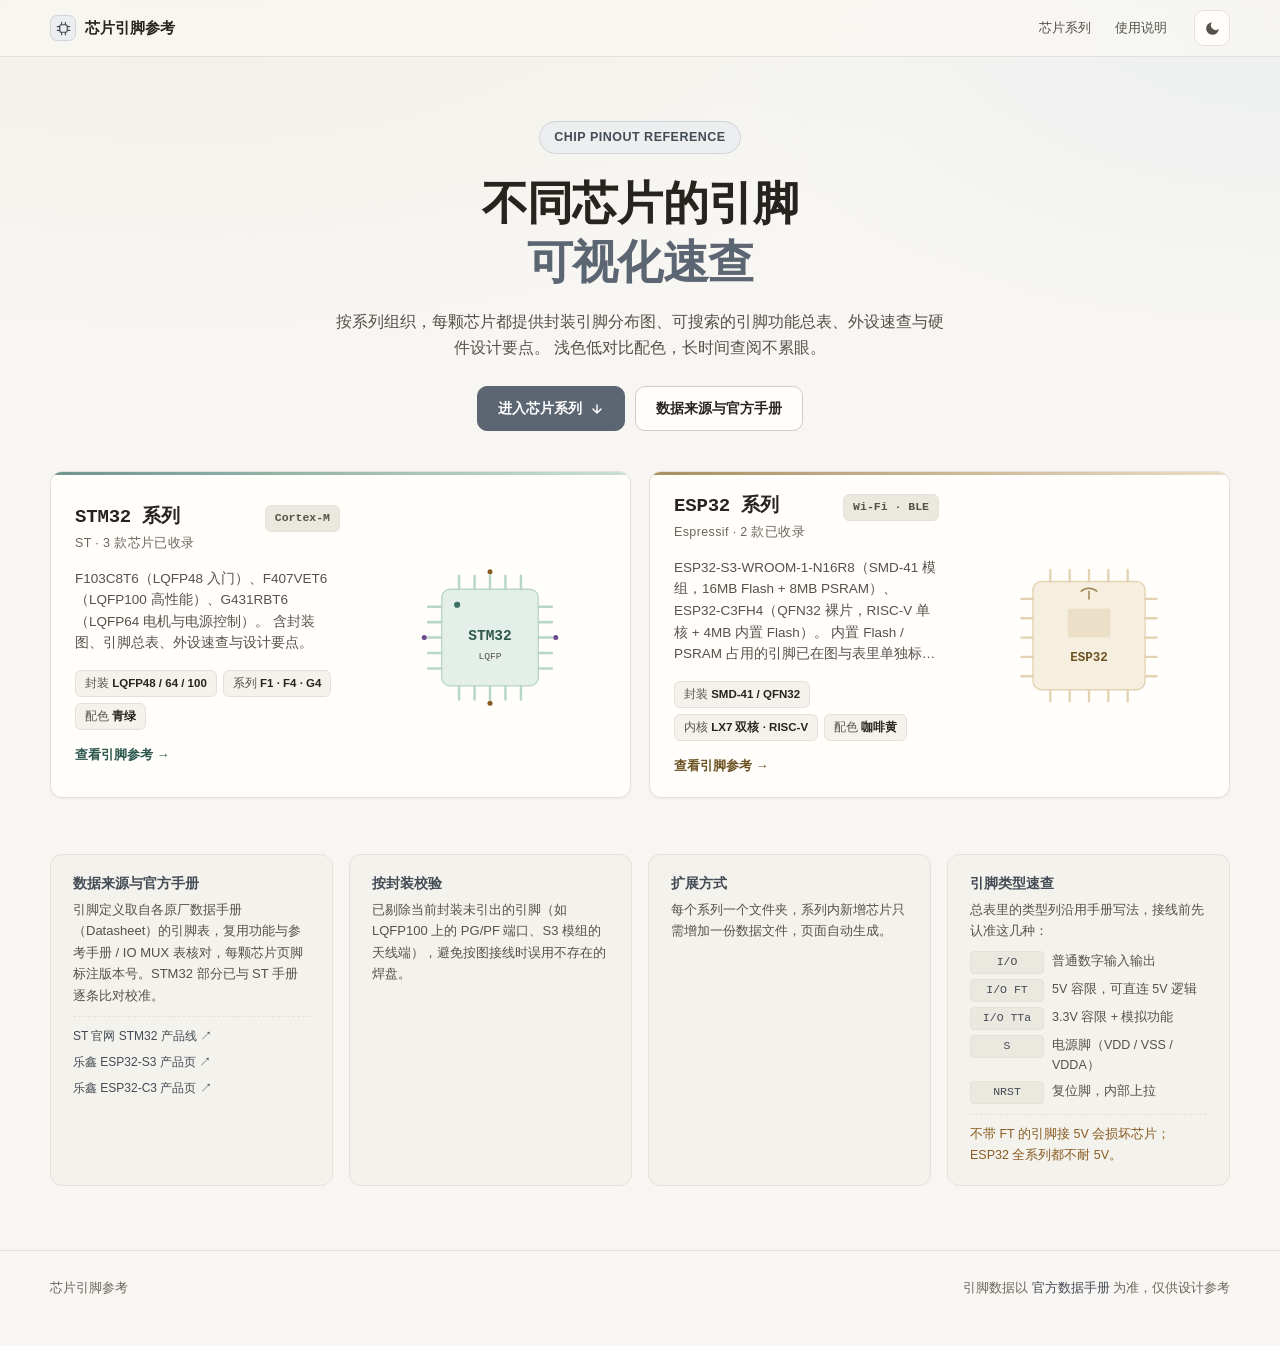
<file: index.html>
<!DOCTYPE html>
<html lang="zh-CN">
<head>
<meta charset="UTF-8">
<meta name="viewport" content="width=device-width, initial-scale=1">
<title>芯片引脚参考</title>
<meta name="description" content="常见 MCU / 芯片的引脚分布图与功能总表，可搜索、可按外设筛选，浅色护眼界面。">
<link rel="icon" href="assets/favicon.svg" type="image/svg+xml">
<link rel="stylesheet" href="assets/style.css">
</head>
<body>

<header class="topbar">
  <div class="wrap topbar-inner">
    <a class="brand" href="index.html">
      <span class="brand-mark" aria-hidden="true">
        <svg width="15" height="15" viewBox="0 0 24 24" fill="none" stroke="currentColor" stroke-width="1.8" stroke-linecap="round" stroke-linejoin="round">
          <rect x="6" y="6" width="12" height="12" rx="2"/>
          <path d="M9 2v4M15 2v4M9 18v4M15 18v4M2 9h4M2 15h4M18 9h4M18 15h4"/>
        </svg>
      </span>
      <span class="brand-txt">芯片引脚参考</span>
    </a>
    <nav class="topnav" aria-label="主导航">
      <a href="#series">芯片系列</a>
      <a href="guide.html">使用说明</a>
    </nav>

    <button class="icon-btn" id="themeBtn" type="button" aria-label="切换主题"></button>
  </div>
</header>

<main>
  <section class="wrap hero">
    <span class="eyebrow">CHIP PINOUT REFERENCE</span>
    <h1>不同芯片的引脚<br><em>可视化速查</em></h1>
    <p class="lede">
      按系列组织，每颗芯片都提供封装引脚分布图、可搜索的引脚功能总表、外设速查与硬件设计要点。
      浅色低对比配色，长时间查阅不累眼。
    </p>
    <div class="hero-actions">
      <a class="btn btn-primary" href="#series">
        进入芯片系列
        <svg width="14" height="14" viewBox="0 0 24 24" fill="none" stroke="currentColor" stroke-width="2.4" stroke-linecap="round" stroke-linejoin="round" aria-hidden="true">
          <path d="M12 5v13M5 12l7 7 7-7"/>
        </svg>
      </a>
      <a class="btn" href="#about">数据来源与官方手册</a>
    </div>
  </section>

  <section class="wrap" id="series">
    <div class="chip-grid">
      <a class="chip-card series palette-green" href="stm32/index.html">
        <div class="series-body">
          <div class="chip-card-head">
            <div>
              <h3>STM32 系列</h3>
              <div class="fam">ST · 3 款芯片已收录</div>
            </div>
            <span class="pkg-badge">Cortex-M</span>
          </div>
          <p class="desc">
            F103C8T6（LQFP48 入门）、F407VET6（LQFP100 高性能）、G431RBT6（LQFP64 电机与电源控制）。
            含封装图、引脚总表、外设速查与设计要点。
          </p>
          <div class="specs">
            <span>封装 <b>LQFP48 / 64 / 100</b></span>
            <span>系列 <b>F1 · F4 · G4</b></span>
            <span>配色 <b>青绿</b></span>
          </div>
          <span class="go">查看引脚参考 →</span>
        </div>
        <div class="series-art" aria-hidden="true">
          <svg viewBox="0 0 240 200" fill="none">
            <rect x="70" y="52" width="100" height="100" rx="9" fill="var(--accent-soft)" stroke="var(--accent-line)" stroke-width="1.4"/>
            <circle cx="86" cy="68" r="3.2" fill="var(--accent)"/>
            <text x="120" y="104" text-anchor="middle" font-family="ui-monospace,monospace" font-size="15" font-weight="700" fill="var(--accent-ink)">STM32</text>
            <text x="120" y="124" text-anchor="middle" font-family="ui-monospace,monospace" font-size="10" fill="var(--muted)">LQFP</text>
            <g stroke="var(--accent-line)" stroke-width="2.6" stroke-linecap="round">
              <path d="M88 52v-14M104 52v-14M120 52v-14M136 52v-14M152 52v-14"/>
              <path d="M88 152v14M104 152v14M120 152v14M136 152v14M152 152v14"/>
              <path d="M70 70h-14M70 86h-14M70 102h-14M70 118h-14M70 134h-14"/>
              <path d="M170 70h14M170 86h14M170 102h14M170 118h14M170 134h14"/>
            </g>
            <g fill="var(--c-spec)">
              <circle cx="120" cy="34" r="2.6"/><circle cx="120" cy="170" r="2.6"/>
            </g>
            <g fill="var(--c-dbg)">
              <circle cx="52" cy="102" r="2.6"/><circle cx="188" cy="102" r="2.6"/>
            </g>
          </svg>
        </div>
      </a>

      <a class="chip-card series palette-coffee" href="esp32/index.html">
        <div class="series-body">
          <div class="chip-card-head">
            <div>
              <h3>ESP32 系列</h3>
              <div class="fam">Espressif · 2 款已收录</div>
            </div>
            <span class="pkg-badge">Wi-Fi · BLE</span>
          </div>
          <p class="desc">
            ESP32-S3-WROOM-1-N16R8（SMD-41 模组，16MB Flash + 8MB PSRAM）、ESP32-C3FH4（QFN32 裸片，RISC-V 单核 + 4MB 内置 Flash）。
            内置 Flash / PSRAM 占用的引脚已在图与表里单独标出。
          </p>
          <div class="specs">
            <span>封装 <b>SMD-41 / QFN32</b></span>
            <span>内核 <b>LX7 双核 · RISC-V</b></span>
            <span>配色 <b>咖啡黄</b></span>
          </div>
          <span class="go">查看引脚参考 →</span>
        </div>
        <div class="series-art" aria-hidden="true">
          <svg viewBox="0 0 240 200" fill="none">
            <rect x="62" y="44" width="116" height="112" rx="9" fill="var(--accent-soft)" stroke="var(--accent-line)" stroke-width="1.4"/>
            <g stroke="var(--accent-line)" stroke-width="2.4" stroke-linecap="round">
              <path d="M80 44v-12M100 44v-12M120 44v-12M140 44v-12M160 44v-12"/>
              <path d="M80 156v12M100 156v12M120 156v12M140 156v12M160 156v12"/>
              <path d="M62 62h-12M62 82h-12M62 102h-12M62 122h-12M62 142h-12"/>
              <path d="M178 62h12M178 82h12M178 102h12M178 122h12M178 142h12"/>
            </g>
            <rect x="98" y="72" width="44" height="30" rx="3" fill="var(--accent-line)" opacity=".55"/>
            <text x="120" y="126" text-anchor="middle" font-family="ui-monospace,monospace" font-size="13" font-weight="700" fill="var(--accent-ink)">ESP32</text>
            <g stroke="var(--accent)" stroke-width="1.6" stroke-linecap="round" opacity=".8">
              <path d="M120 62v-8M112 54a12 12 0 0 1 16 0"/>
            </g>
          </svg>
        </div>
      </a>
    </div>
  </section>

  <section class="wrap" id="about">
    <div class="note-grid">
      <div class="note-card">
        <h4>数据来源与官方手册</h4>
        <p>引脚定义取自各原厂数据手册（Datasheet）的引脚表，复用功能与参考手册 / IO MUX 表核对，每颗芯片页脚标注版本号。STM32 部分已与 ST 手册逐条比对校准。</p>
        <p class="note-links">
          <a href="https://www.st.com/en/microcontrollers-microprocessors/stm32-32-bit-arm-cortex-mcus.html" target="_blank" rel="noopener noreferrer">ST 官网 STM32 产品线 ↗</a>
          <a href="https://www.espressif.com/en/products/modules/esp32-s3" target="_blank" rel="noopener noreferrer">乐鑫 ESP32-S3 产品页 ↗</a>
          <a href="https://www.espressif.com/en/products/socs/esp32-c3" target="_blank" rel="noopener noreferrer">乐鑫 ESP32-C3 产品页 ↗</a>
        </p>
      </div>
      <div class="note-card">
        <h4>按封装校验</h4>
        <p>已剔除当前封装未引出的引脚（如 LQFP100 上的 PG/PF 端口、S3 模组的天线端），避免按图接线时误用不存在的焊盘。</p>
      </div>
      <div class="note-card">
        <h4>扩展方式</h4>
        <p>每个系列一个文件夹，系列内新增芯片只需增加一份数据文件，页面自动生成。</p>
      </div>
      <div class="note-card">
        <h4>引脚类型速查</h4>
        <p>总表里的类型列沿用手册写法，接线前先认准这几种：</p>
        <ul class="type-key">
          <li><code>I/O</code> 普通数字输入输出</li>
          <li><code>I/O FT</code> 5V 容限，可直连 5V 逻辑</li>
          <li><code>I/O TTa</code> 3.3V 容限 + 模拟功能</li>
          <li><code>S</code> 电源脚（VDD / VSS / VDDA）</li>
          <li><code>NRST</code> 复位脚，内部上拉</li>
        </ul>
        <p class="type-note">不带 FT 的引脚接 5V 会损坏芯片；ESP32 全系列都不耐 5V。</p>
      </div>
    </div>
  </section>
</main>

<footer class="footer">
  <div class="wrap foot-row">
    <span>芯片引脚参考</span>
    <span>
      引脚数据以
      <a href="https://www.st.com/en/microcontrollers-microprocessors/stm32-32-bit-arm-cortex-mcus.html" target="_blank" rel="noopener noreferrer">官方数据手册</a>
      为准，仅供设计参考
    </span>
  </div>
</footer>

<script src="assets/app.js"></script>
</body>
</html>
</file>
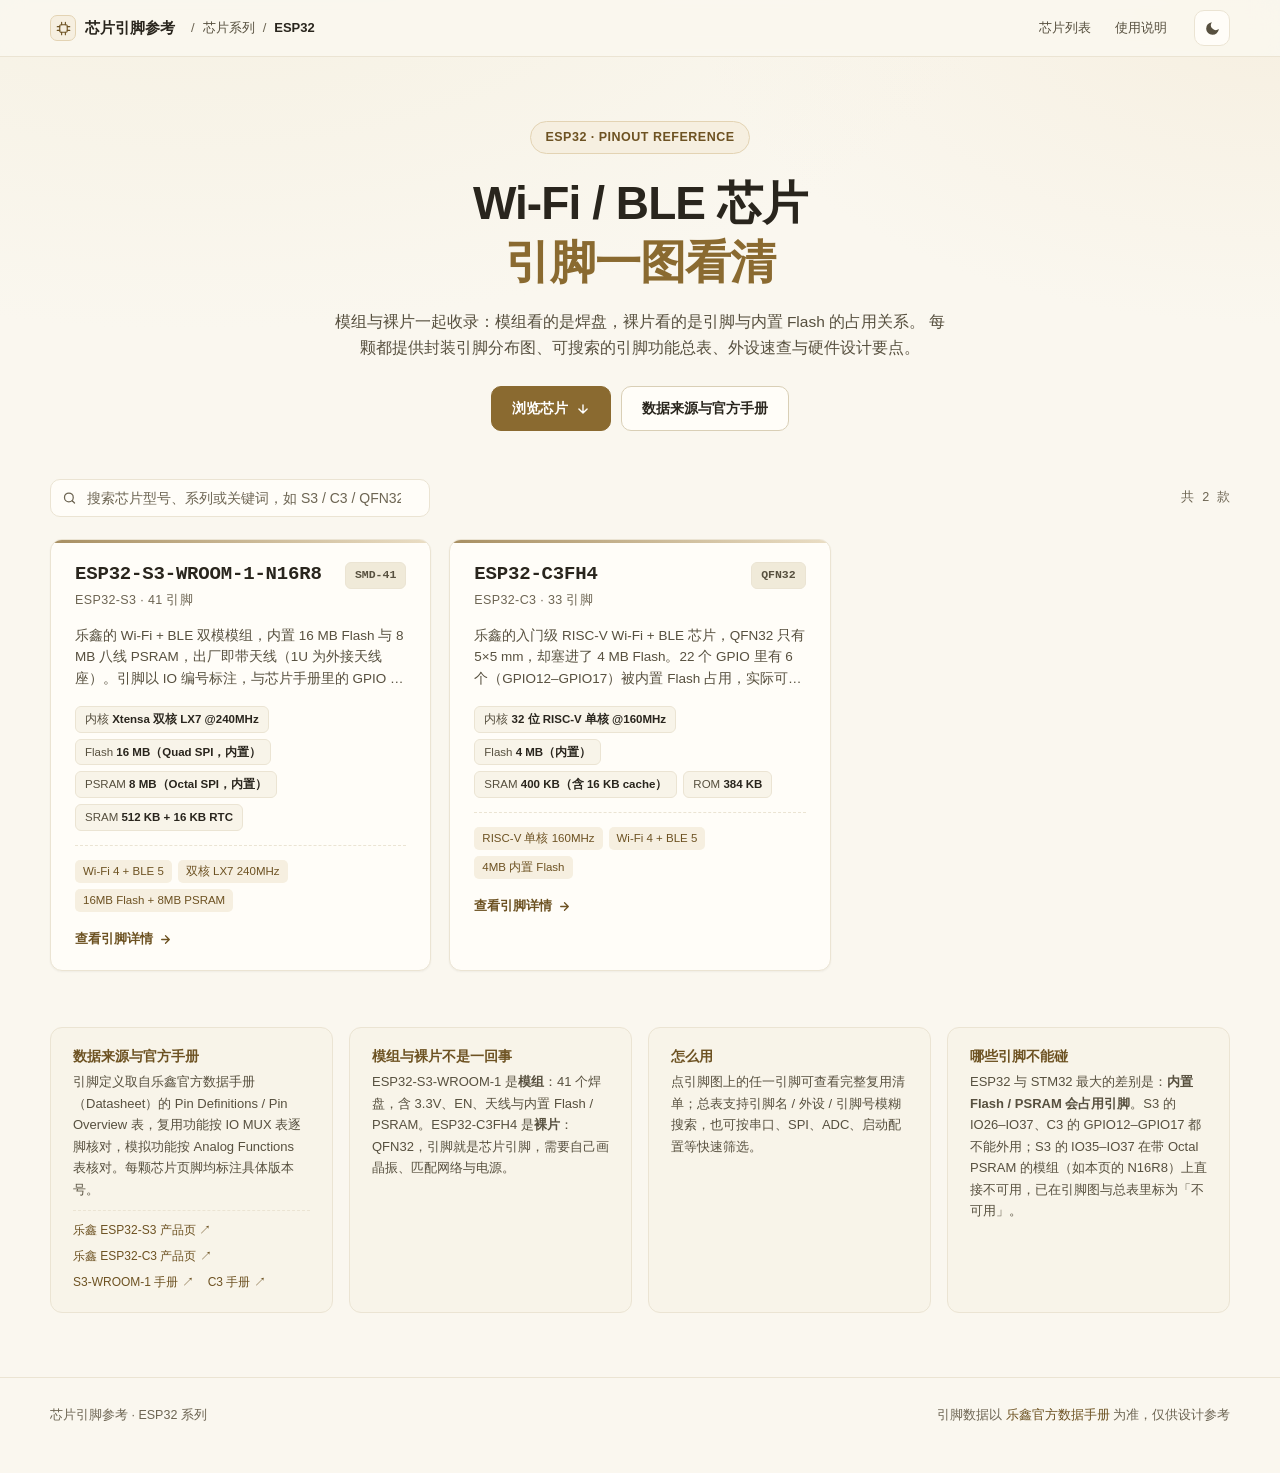
<file: esp32/index.html>
<!DOCTYPE html>
<html lang="zh-CN" data-series="esp">
<head>
<meta charset="UTF-8">
<meta name="viewport" content="width=device-width, initial-scale=1">
<title>ESP32 系列 · 芯片引脚参考</title>
<meta name="description" content="ESP32 系列模组与芯片的引脚分布图与功能总表，可搜索、可按外设筛选，浅色护眼界面。">
<link rel="icon" href="../assets/favicon.svg" type="image/svg+xml">
<link rel="stylesheet" href="../assets/style.css">
</head>
<body>

<header class="topbar">
  <div class="wrap topbar-inner">
    <a class="brand" href="../index.html">
      <span class="brand-mark" aria-hidden="true">
        <svg width="15" height="15" viewBox="0 0 24 24" fill="none" stroke="currentColor" stroke-width="1.8" stroke-linecap="round" stroke-linejoin="round">
          <rect x="6" y="6" width="12" height="12" rx="2"/>
          <path d="M9 2v4M15 2v4M9 18v4M15 18v4M2 9h4M2 15h4M18 9h4M18 15h4"/>
        </svg>
      </span>
      <span class="brand-txt">芯片引脚参考</span>
    </a>

    <div class="crumb">
      <span class="sep">/</span>
      <a href="../index.html">芯片系列</a>
      <span class="sep">/</span>
      <strong>ESP32</strong>
    </div>

    <nav class="topnav" aria-label="主导航">
      <a href="#chips">芯片列表</a>
      <a href="../guide.html">使用说明</a>
    </nav>

    <button class="icon-btn" id="themeBtn" type="button" aria-label="切换主题"></button>
  </div>
</header>

<main>
  <section class="wrap hero">
    <span class="eyebrow">ESP32 · PINOUT REFERENCE</span>
    <h1>Wi-Fi / BLE 芯片<br><em>引脚一图看清</em></h1>
    <p class="lede">
      模组与裸片一起收录：模组看的是焊盘，裸片看的是引脚与内置 Flash 的占用关系。
      每颗都提供封装引脚分布图、可搜索的引脚功能总表、外设速查与硬件设计要点。
    </p>
    <div class="hero-actions">
      <a class="btn btn-primary" href="#chips">
        浏览芯片
        <svg width="14" height="14" viewBox="0 0 24 24" fill="none" stroke="currentColor" stroke-width="2.4" stroke-linecap="round" stroke-linejoin="round" aria-hidden="true">
          <path d="M12 5v13M5 12l7 7 7-7"/>
        </svg>
      </a>
      <a class="btn" href="#about">数据来源与官方手册</a>
    </div>
  </section>

  <section class="wrap" id="chips">
    <div class="index-toolbar">
      <div class="search-field">
        <svg width="15" height="15" viewBox="0 0 24 24" fill="none" stroke="currentColor" stroke-width="2" stroke-linecap="round" aria-hidden="true">
          <circle cx="11" cy="11" r="7"/><path d="M20 20l-3.6-3.6"/>
        </svg>
        <input id="indexSearch" type="search" placeholder="搜索芯片型号、系列或关键词，如 S3 / C3 / QFN32 / RISC-V" autocomplete="off">
      </div>
      <span class="stat" id="indexStat"></span>
    </div>

    <div class="chip-grid" id="chipGrid"></div>
  </section>

  <section class="wrap" id="about">
    <div class="note-grid">
      <div class="note-card">
        <h4>数据来源与官方手册</h4>
        <p>引脚定义取自乐鑫官方数据手册（Datasheet）的 Pin Definitions / Pin Overview 表，复用功能按 IO MUX 表逐脚核对，模拟功能按 Analog Functions 表核对。每颗芯片页脚均标注具体版本号。</p>
        <p class="note-links">
          <a href="https://www.espressif.com/en/products/modules/esp32-s3" target="_blank" rel="noopener noreferrer">乐鑫 ESP32-S3 产品页 ↗</a>
          <a href="https://www.espressif.com/en/products/socs/esp32-c3" target="_blank" rel="noopener noreferrer">乐鑫 ESP32-C3 产品页 ↗</a>
          <a href="https://www.espressif.com/sites/default/files/documentation/esp32-s3-wroom-1_wroom-1u_datasheet_en.pdf" target="_blank" rel="noopener noreferrer">S3-WROOM-1 手册 ↗</a>
          <a href="https://www.espressif.com/sites/default/files/documentation/esp32-c3_datasheet_en.pdf" target="_blank" rel="noopener noreferrer">C3 手册 ↗</a>
        </p>
      </div>
      <div class="note-card">
        <h4>模组与裸片不是一回事</h4>
        <p>ESP32-S3-WROOM-1 是<b>模组</b>：41 个焊盘，含 3.3V、EN、天线与内置 Flash / PSRAM。ESP32-C3FH4 是<b>裸片</b>：QFN32，引脚就是芯片引脚，需要自己画晶振、匹配网络与电源。</p>
      </div>
      <div class="note-card">
        <h4>怎么用</h4>
        <p>点引脚图上的任一引脚可查看完整复用清单；总表支持引脚名 / 外设 / 引脚号模糊搜索，也可按串口、SPI、ADC、启动配置等快速筛选。</p>
      </div>
      <div class="note-card">
        <h4>哪些引脚不能碰</h4>
        <p>ESP32 与 STM32 最大的差别是：<b>内置 Flash / PSRAM 会占用引脚</b>。S3 的 IO26–IO37、C3 的 GPIO12–GPIO17 都不能外用；S3 的 IO35–IO37 在带 Octal PSRAM 的模组（如本页的 N16R8）上直接不可用，已在引脚图与总表里标为「不可用」。</p>
      </div>
    </div>
  </section>
</main>

<footer class="footer">
  <div class="wrap foot-row">
    <span>芯片引脚参考 · ESP32 系列</span>
    <span>
      引脚数据以
      <a href="https://www.espressif.com/en/support/documents/technical-documents" target="_blank" rel="noopener noreferrer">乐鑫官方数据手册</a>
      为准，仅供设计参考
    </span>
  </div>
</footer>

<script src="../assets/app.js"></script>
<!-- 新增芯片：把 data/xxx.js 复制一行放进来即可 -->
<script src="data/esp32s3wroom1n16r8.js"></script>
<script src="data/esp32c3fh4.js"></script>
</body>
</html>
</file>
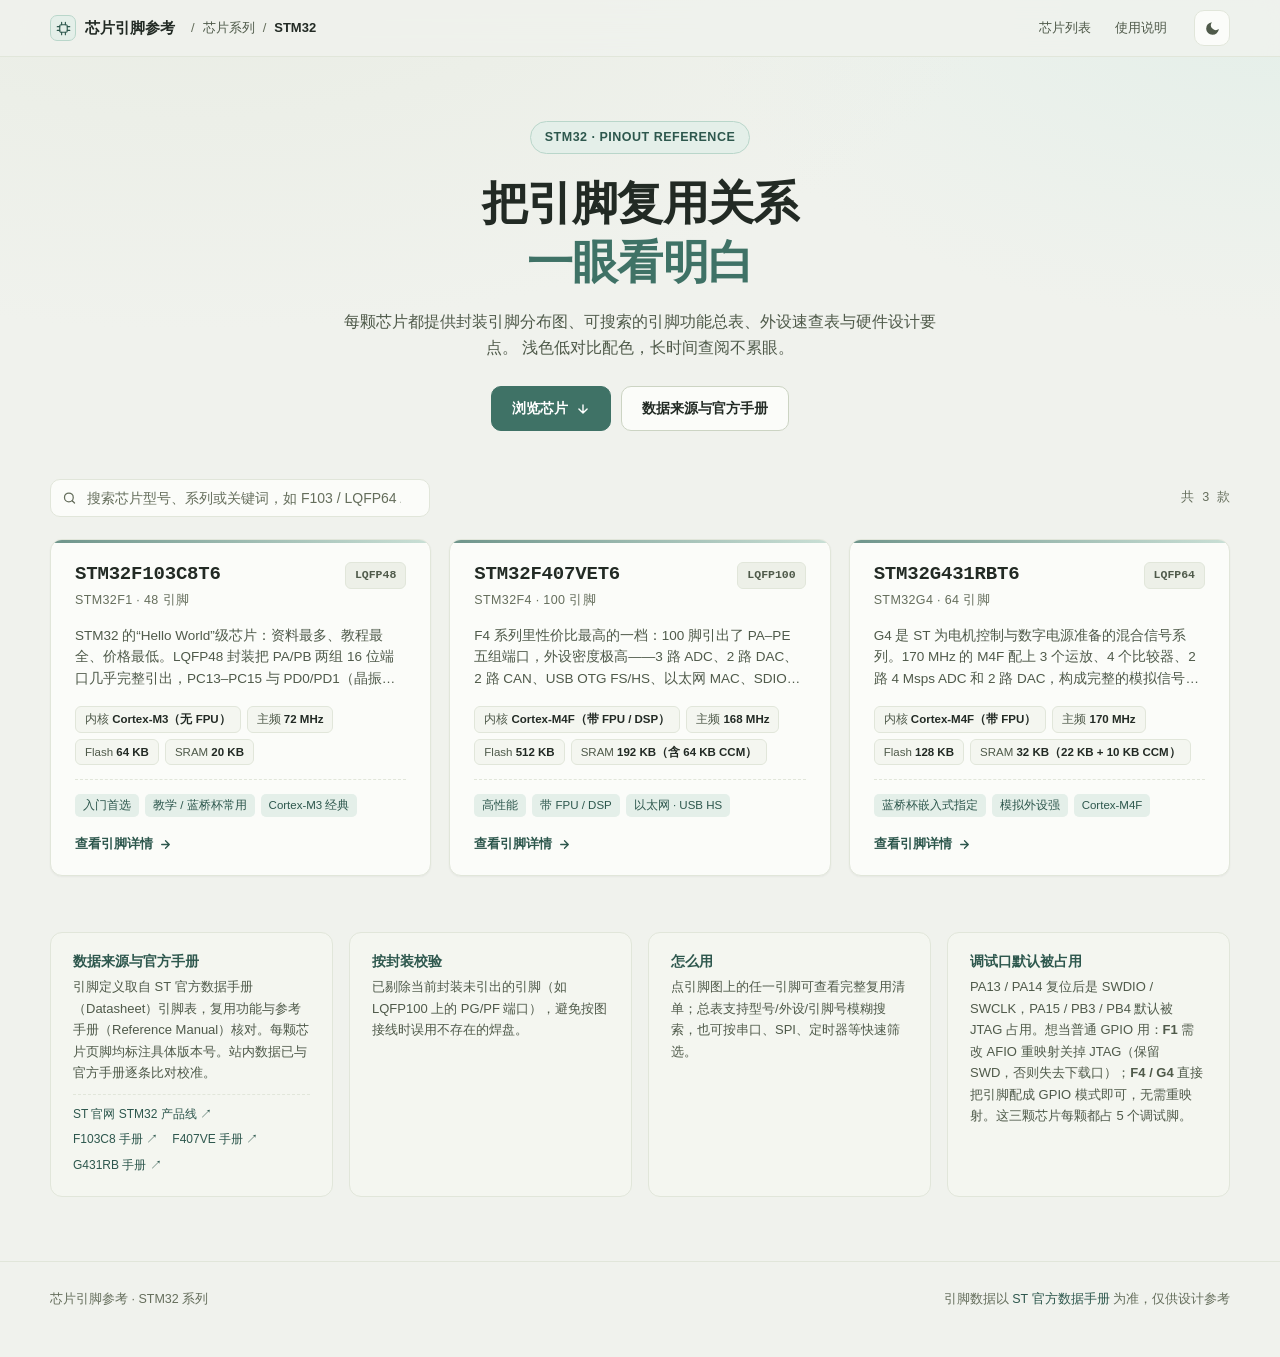
<file: stm32/index.html>
<!DOCTYPE html>
<html lang="zh-CN" data-series="stm32">
<head>
<meta charset="UTF-8">
<meta name="viewport" content="width=device-width, initial-scale=1">
<title>STM32 系列 · 芯片引脚参考</title>
<meta name="description" content="STM32 系列芯片的引脚分布图与功能总表，可搜索、可按外设筛选，浅色护眼界面。">
<link rel="icon" href="../assets/favicon.svg" type="image/svg+xml">
<link rel="stylesheet" href="../assets/style.css">
</head>
<body>

<header class="topbar">
  <div class="wrap topbar-inner">
    <a class="brand" href="../index.html">
      <span class="brand-mark" aria-hidden="true">
        <svg width="15" height="15" viewBox="0 0 24 24" fill="none" stroke="currentColor" stroke-width="1.8" stroke-linecap="round" stroke-linejoin="round">
          <rect x="6" y="6" width="12" height="12" rx="2"/>
          <path d="M9 2v4M15 2v4M9 18v4M15 18v4M2 9h4M2 15h4M18 9h4M18 15h4"/>
        </svg>
      </span>
      <span class="brand-txt">芯片引脚参考</span>
    </a>

    <div class="crumb">
      <span class="sep">/</span>
      <a href="../index.html">芯片系列</a>
      <span class="sep">/</span>
      <strong>STM32</strong>
    </div>

    <nav class="topnav" aria-label="主导航">
      <a href="#chips">芯片列表</a>
      <a href="../guide.html">使用说明</a>
    </nav>

    <button class="icon-btn" id="themeBtn" type="button" aria-label="切换主题"></button>
  </div>
</header>

<main>
  <section class="wrap hero">
    <span class="eyebrow">STM32 · PINOUT REFERENCE</span>
    <h1>把引脚复用关系<br><em>一眼看明白</em></h1>
    <p class="lede">
      每颗芯片都提供封装引脚分布图、可搜索的引脚功能总表、外设速查表与硬件设计要点。
      浅色低对比配色，长时间查阅不累眼。
    </p>
    <div class="hero-actions">
      <a class="btn btn-primary" href="#chips">
        浏览芯片
        <svg width="14" height="14" viewBox="0 0 24 24" fill="none" stroke="currentColor" stroke-width="2.4" stroke-linecap="round" stroke-linejoin="round" aria-hidden="true">
          <path d="M12 5v13M5 12l7 7 7-7"/>
        </svg>
      </a>
      <a class="btn" href="#about">数据来源与官方手册</a>
    </div>
  </section>

  <section class="wrap" id="chips">
    <div class="index-toolbar">
      <div class="search-field">
        <svg width="15" height="15" viewBox="0 0 24 24" fill="none" stroke="currentColor" stroke-width="2" stroke-linecap="round" aria-hidden="true">
          <circle cx="11" cy="11" r="7"/><path d="M20 20l-3.6-3.6"/>
        </svg>
        <input id="indexSearch" type="search" placeholder="搜索芯片型号、系列或关键词，如 F103 / LQFP64 / 蓝桥杯" autocomplete="off">
      </div>
      <span class="stat" id="indexStat"></span>
    </div>

    <div class="chip-grid" id="chipGrid"></div>
  </section>

  <section class="wrap" id="about">
    <div class="note-grid">
      <div class="note-card">
        <h4>数据来源与官方手册</h4>
        <p>引脚定义取自 ST 官方数据手册（Datasheet）引脚表，复用功能与参考手册（Reference Manual）核对。每颗芯片页脚均标注具体版本号。站内数据已与官方手册逐条比对校准。</p>
        <p class="note-links">
          <a href="https://www.st.com/en/microcontrollers-microprocessors/stm32-32-bit-arm-cortex-mcus.html" target="_blank" rel="noopener noreferrer">ST 官网 STM32 产品线 ↗</a>
          <a href="https://www.st.com/resource/en/datasheet/stm32f103c8.pdf" target="_blank" rel="noopener noreferrer">F103C8 手册 ↗</a>
          <a href="https://www.st.com/resource/en/datasheet/stm32f407ve.pdf" target="_blank" rel="noopener noreferrer">F407VE 手册 ↗</a>
          <a href="https://www.st.com/resource/en/datasheet/stm32g431rb.pdf" target="_blank" rel="noopener noreferrer">G431RB 手册 ↗</a>
        </p>
      </div>
      <div class="note-card">
        <h4>按封装校验</h4>
        <p>已剔除当前封装未引出的引脚（如 LQFP100 上的 PG/PF 端口），避免按图接线时误用不存在的焊盘。</p>
      </div>
      <div class="note-card">
        <h4>怎么用</h4>
        <p>点引脚图上的任一引脚可查看完整复用清单；总表支持型号/外设/引脚号模糊搜索，也可按串口、SPI、定时器等快速筛选。</p>
      </div>
      <div class="note-card">
        <h4>调试口默认被占用</h4>
        <p>PA13 / PA14 复位后是 SWDIO / SWCLK，PA15 / PB3 / PB4 默认被 JTAG 占用。想当普通 GPIO 用：<b>F1</b> 需改 AFIO 重映射关掉 JTAG（保留 SWD，否则失去下载口）；<b>F4 / G4</b> 直接把引脚配成 GPIO 模式即可，无需重映射。这三颗芯片每颗都占 5 个调试脚。</p>
      </div>
    </div>
  </section>
</main>

<footer class="footer">
  <div class="wrap foot-row">
    <span>芯片引脚参考 · STM32 系列</span>
    <span>
      引脚数据以
      <a href="https://www.st.com/en/microcontrollers-microprocessors/stm32-32-bit-arm-cortex-mcus.html" target="_blank" rel="noopener noreferrer">ST 官方数据手册</a>
      为准，仅供设计参考
    </span>
  </div>
</footer>

<script src="../assets/app.js"></script>
<!-- 新增芯片：把 data/xxx.js 复制一行放进来即可 -->
<script src="data/f103c8t6.js"></script>
<script src="data/f407vet6.js"></script>
<script src="data/g431rbt6.js"></script>
</body>
</html>
</file>
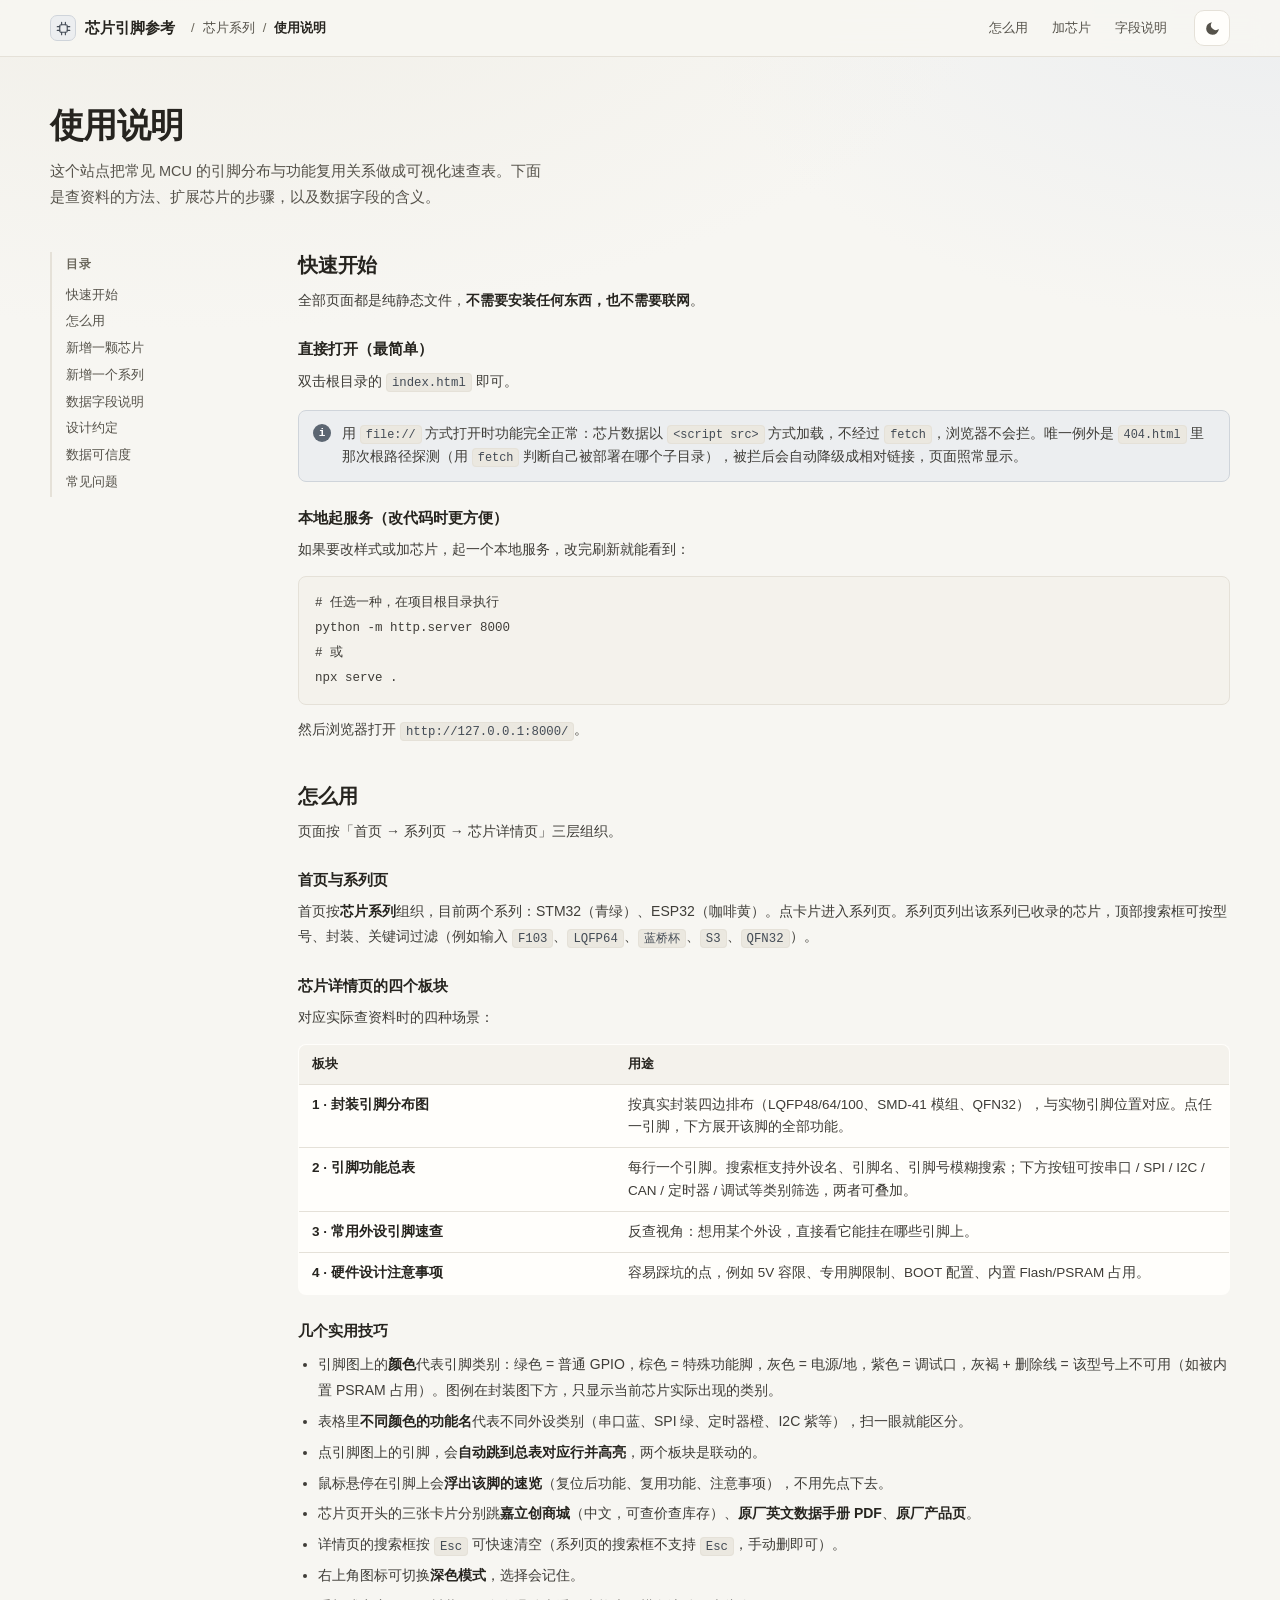
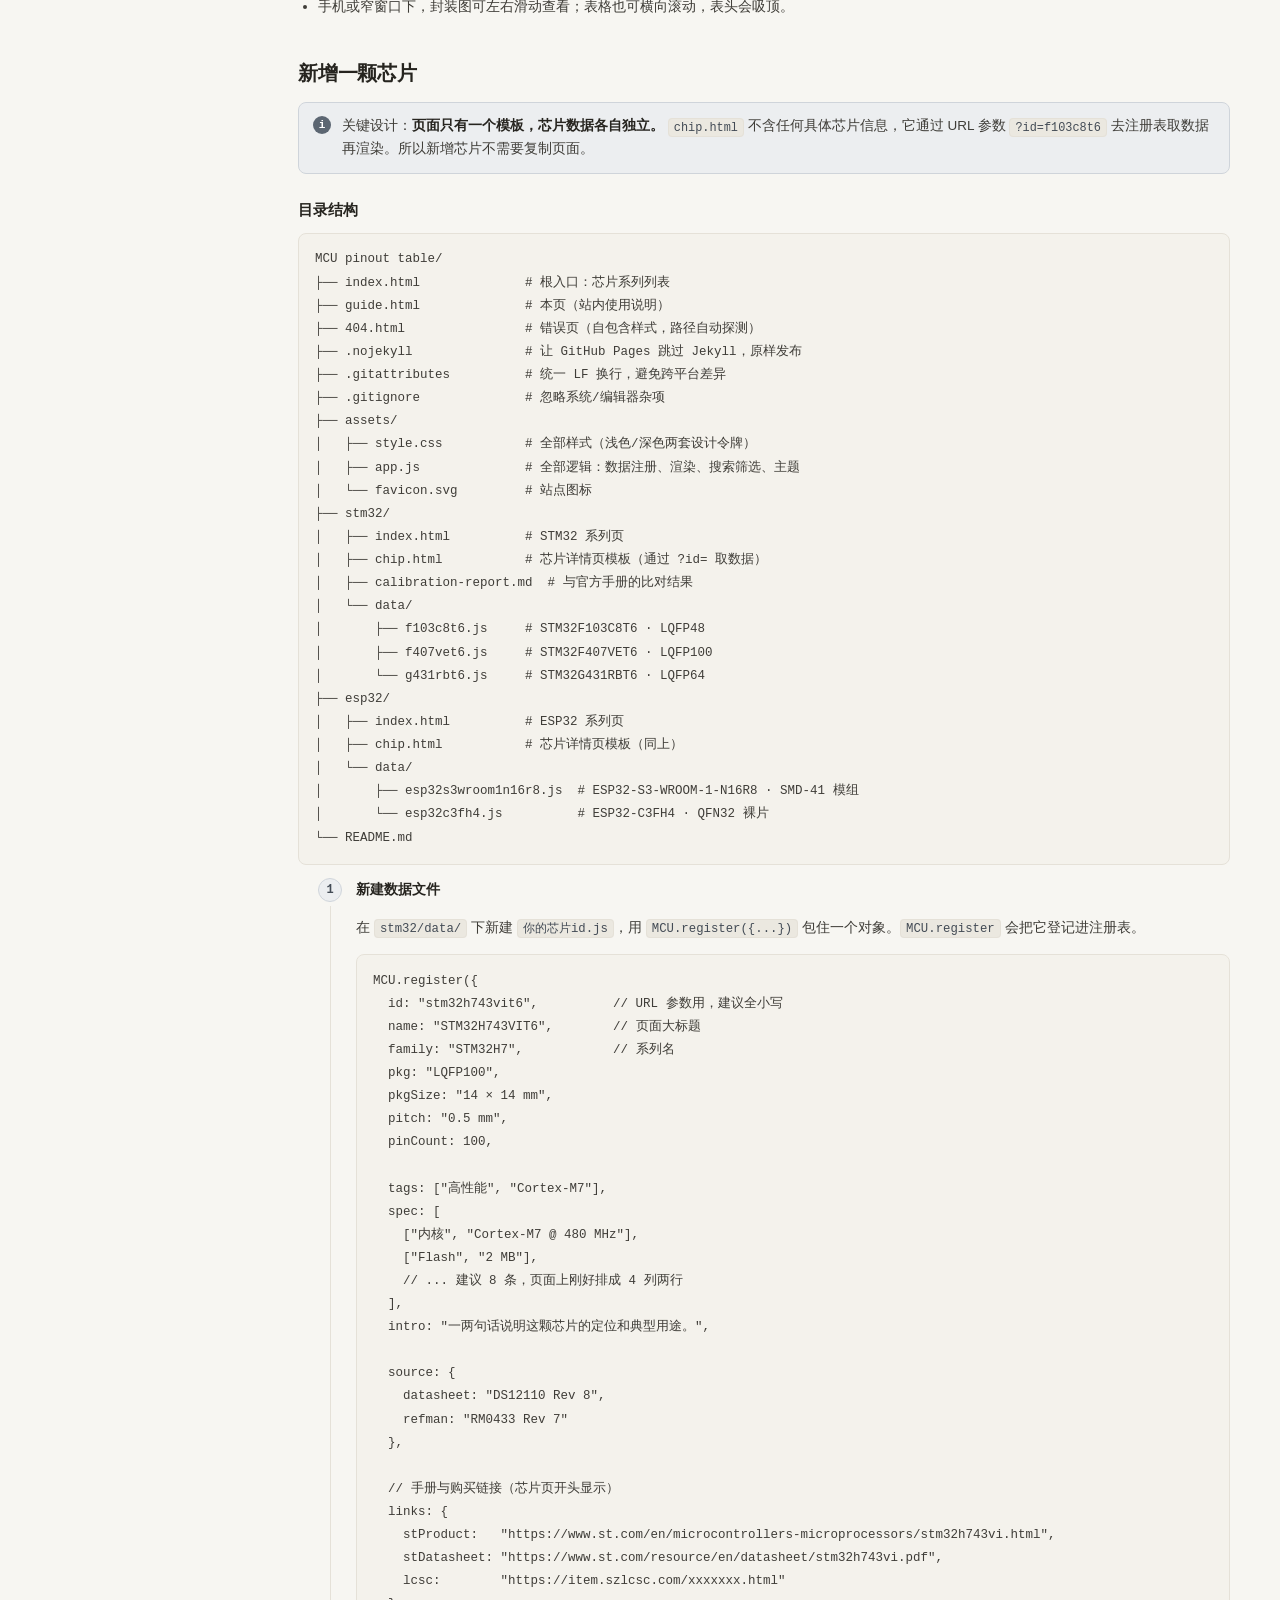
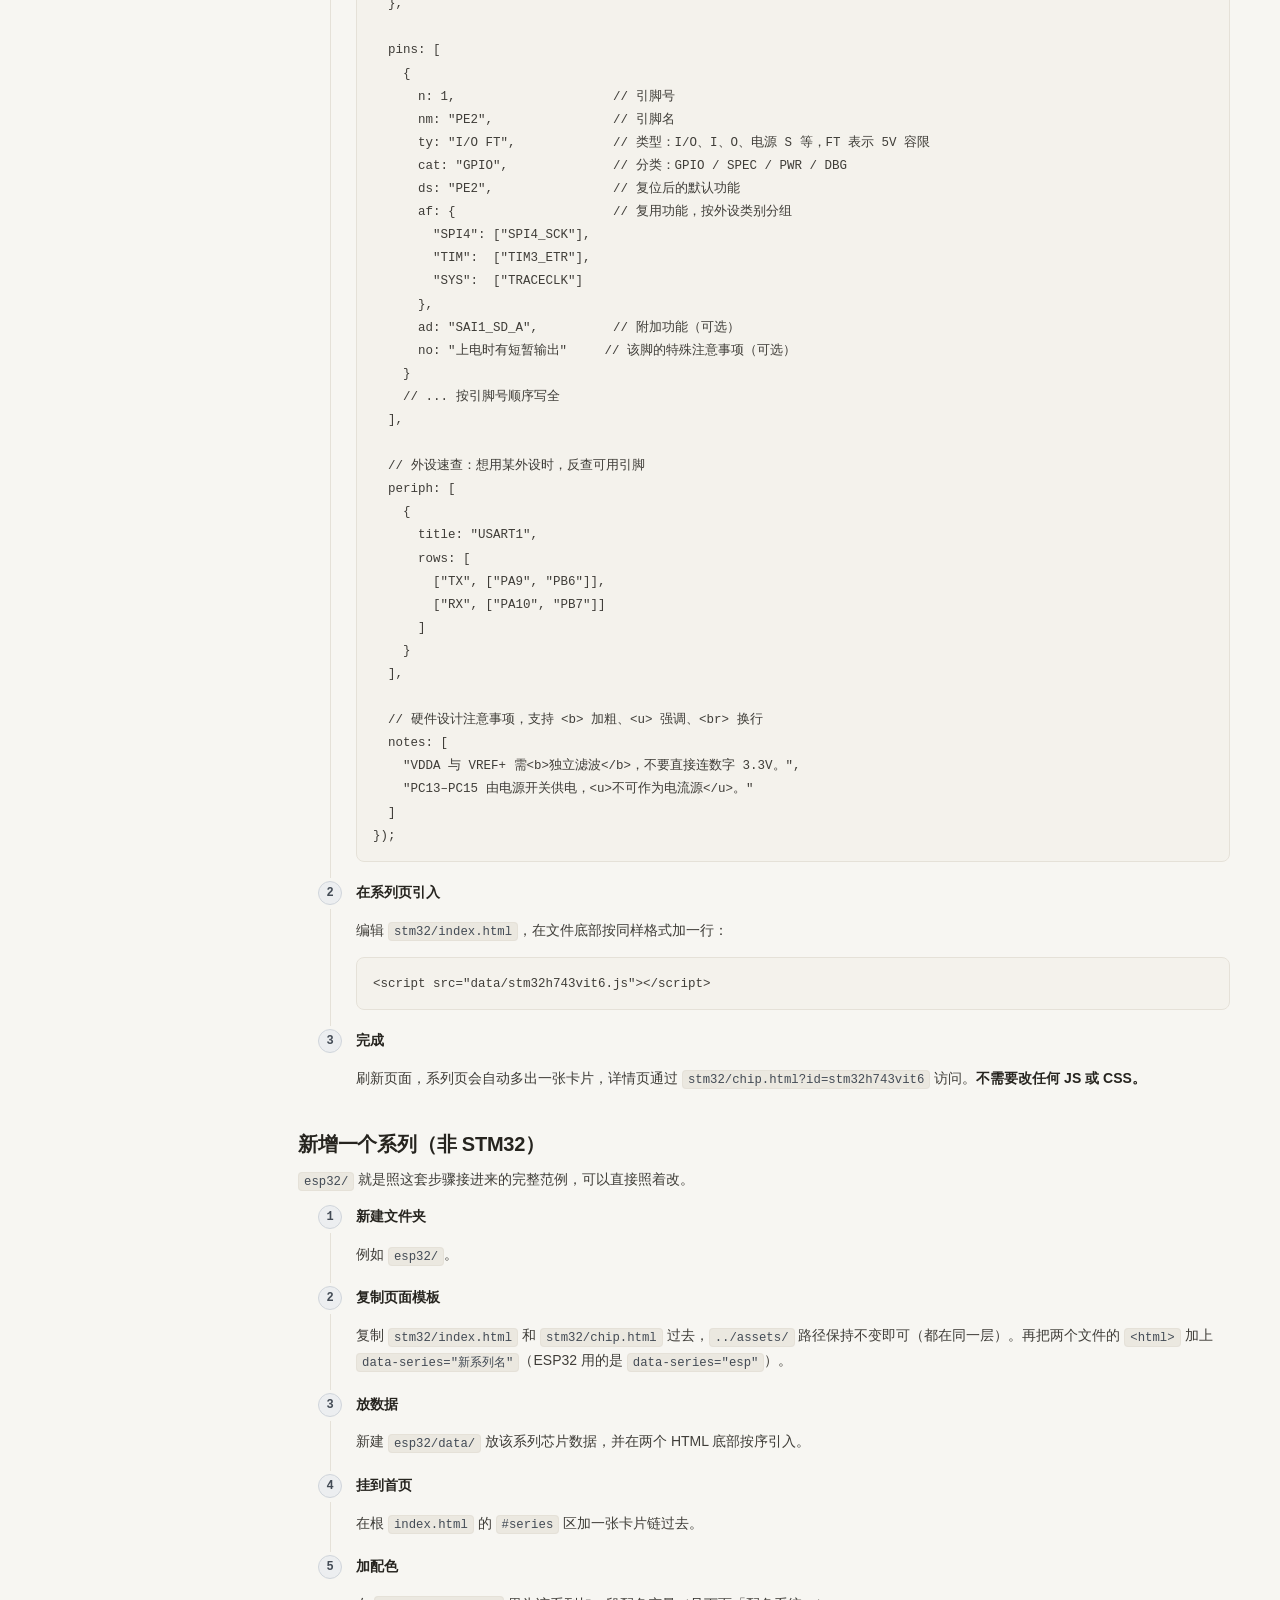
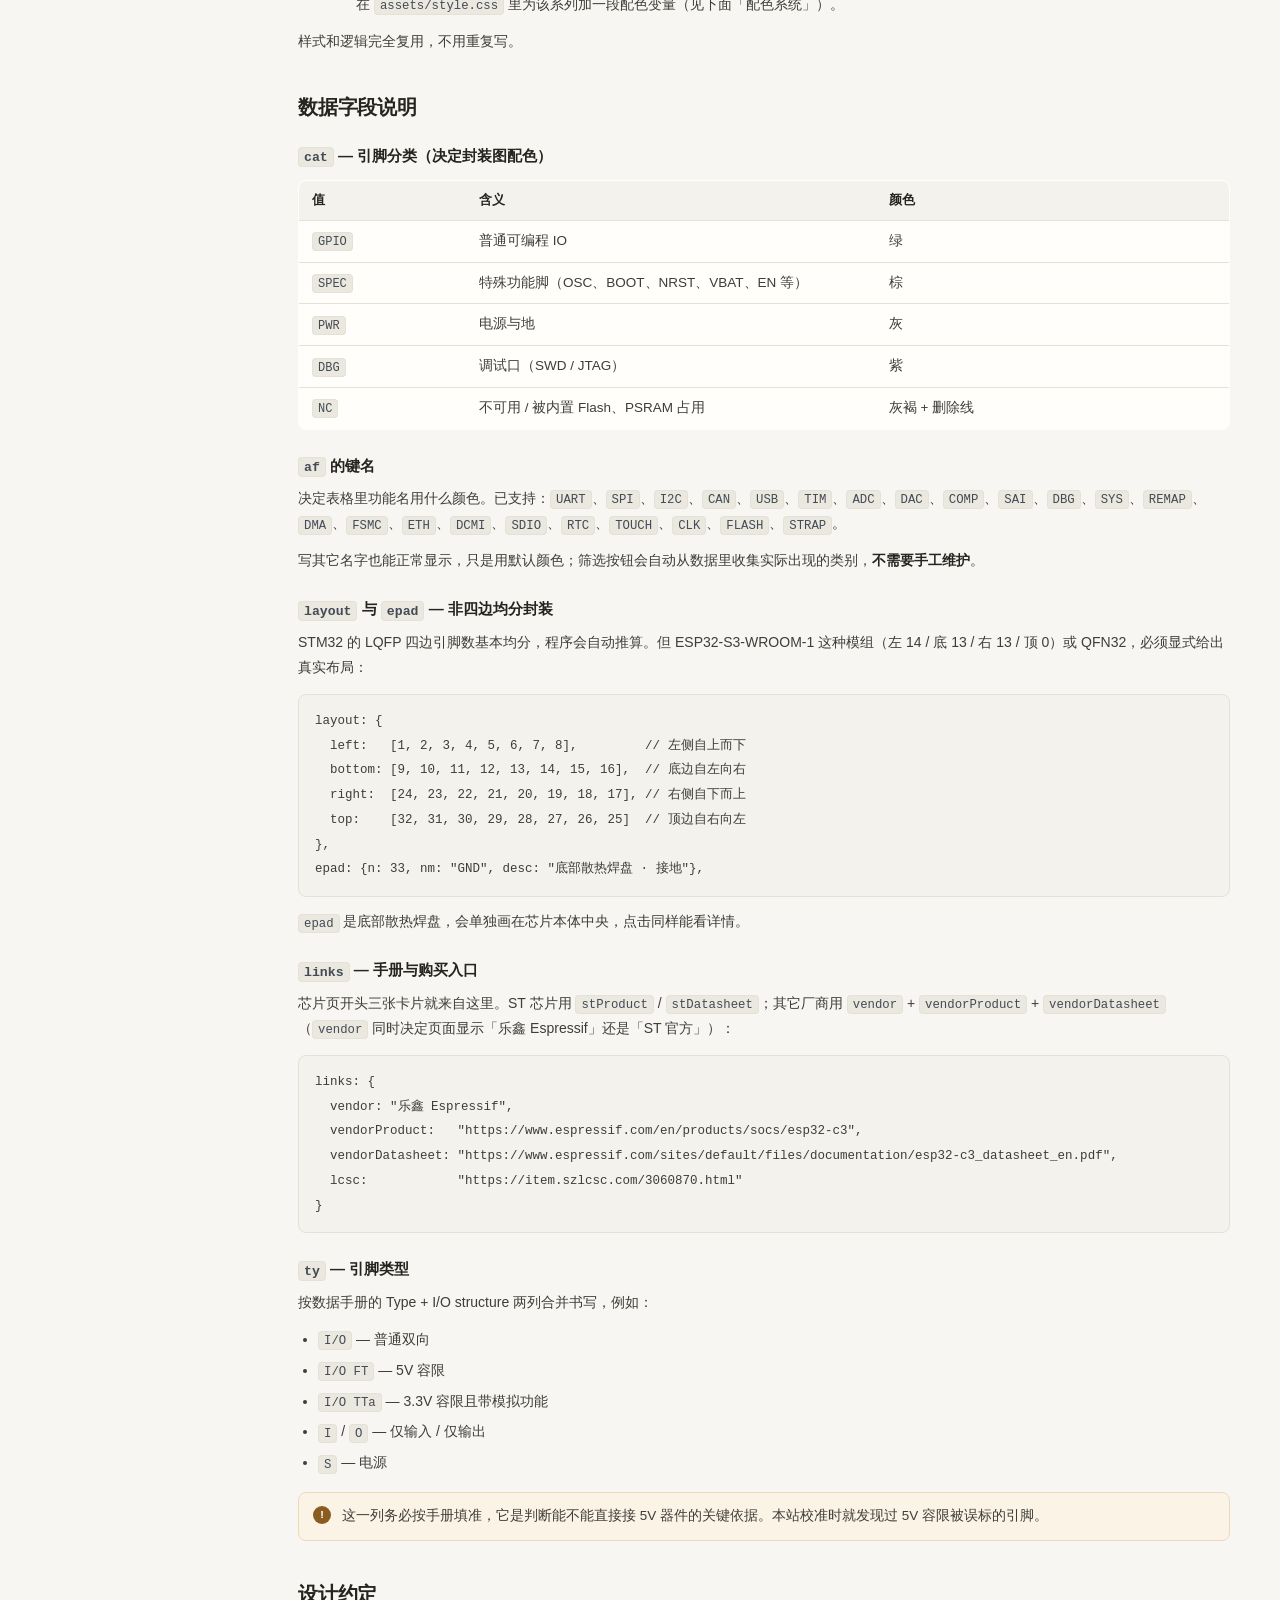
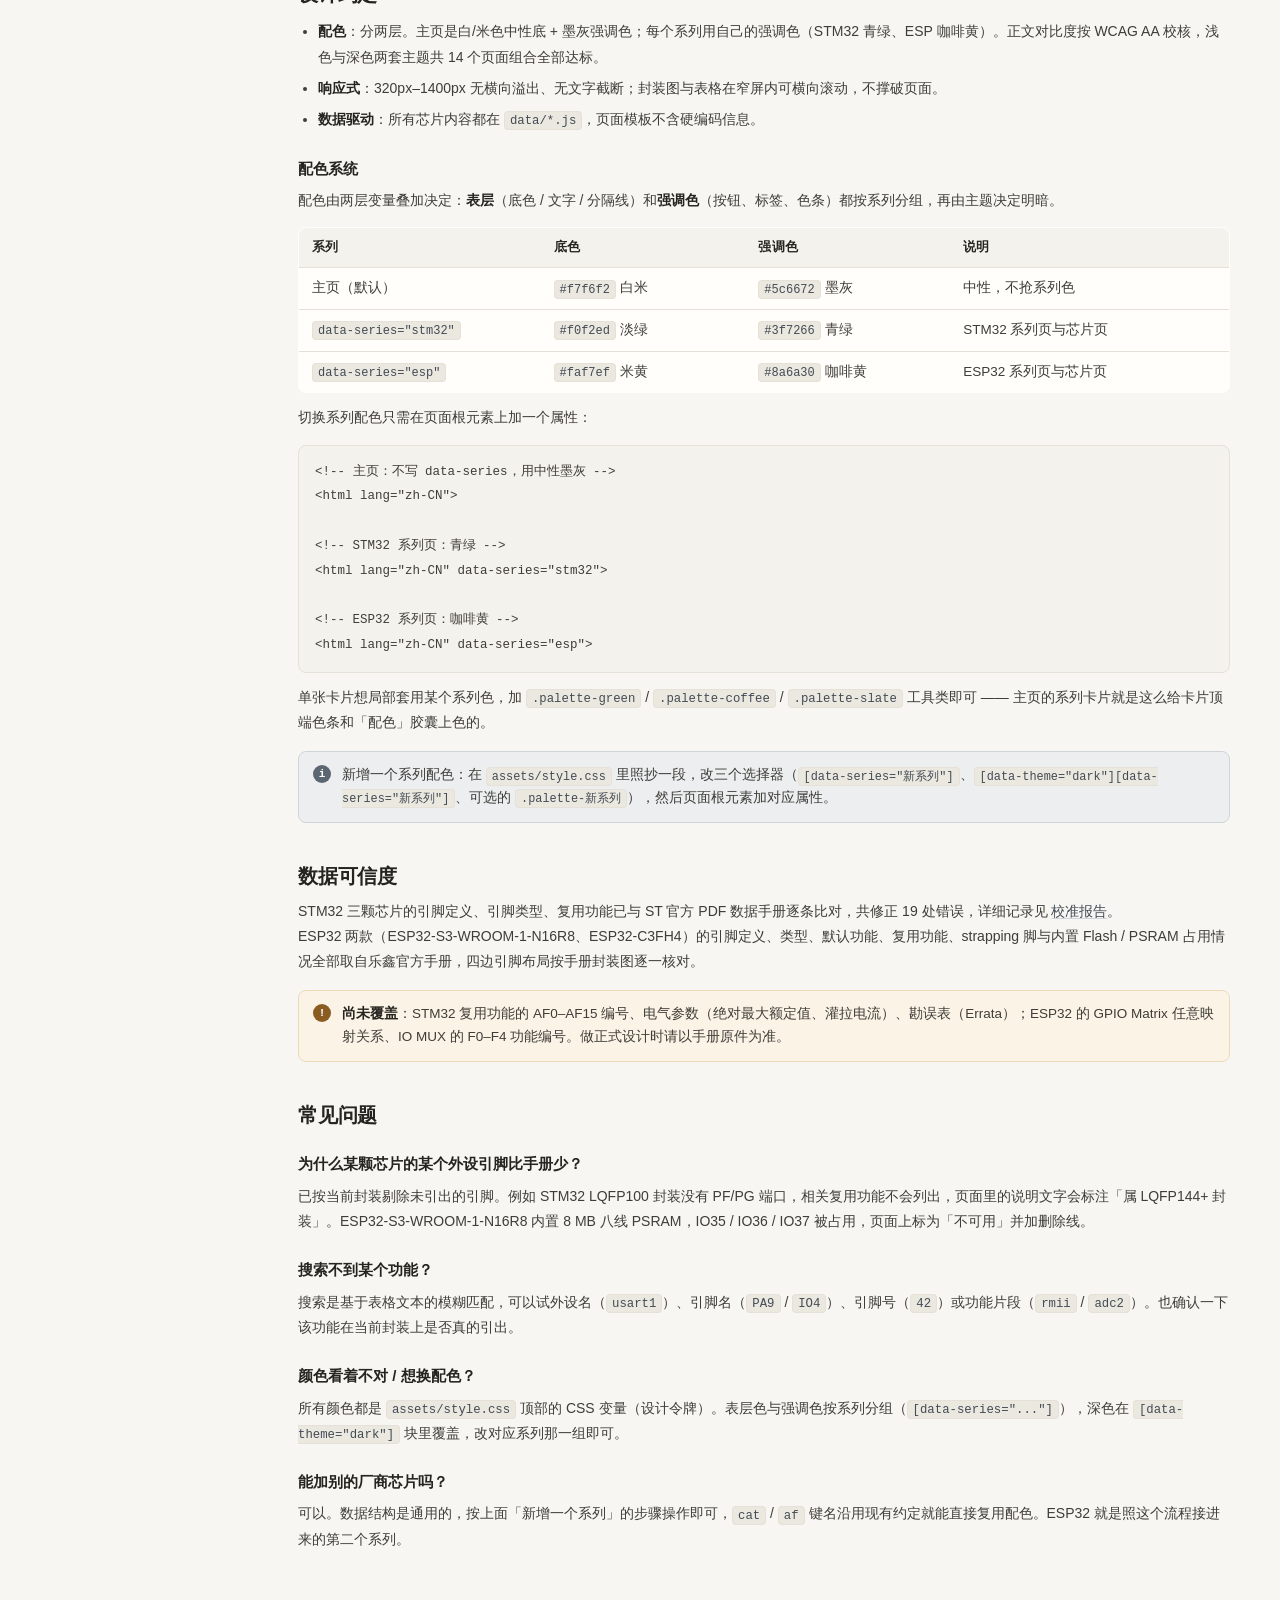
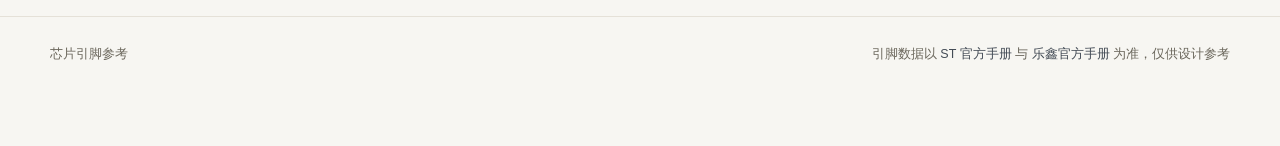
<file: guide.html>
<!DOCTYPE html>
<html lang="zh-CN">
<head>
<meta charset="UTF-8">
<meta name="viewport" content="width=device-width, initial-scale=1">
<title>使用说明 · 芯片引脚参考</title>
<meta name="description" content="芯片引脚参考站的使用说明：怎么查引脚、怎么搜索筛选、怎么新增芯片与系列、数据字段含义。">
<link rel="icon" href="assets/favicon.svg" type="image/svg+xml">
<link rel="stylesheet" href="assets/style.css">
</head>
<body>

<header class="topbar">
  <div class="wrap topbar-inner">
    <a class="brand" href="index.html">
      <span class="brand-mark" aria-hidden="true">
        <svg width="15" height="15" viewBox="0 0 24 24" fill="none" stroke="currentColor" stroke-width="1.8" stroke-linecap="round" stroke-linejoin="round">
          <rect x="6" y="6" width="12" height="12" rx="2"/>
          <path d="M9 2v4M15 2v4M9 18v4M15 18v4M2 9h4M2 15h4M18 9h4M18 15h4"/>
        </svg>
      </span>
      <span class="brand-txt">芯片引脚参考</span>
    </a>

    <div class="crumb">
      <span class="sep">/</span>
      <a href="index.html">芯片系列</a>
      <span class="sep">/</span>
      <strong>使用说明</strong>
    </div>

    <nav class="topnav" aria-label="主导航">
      <a href="#usage">怎么用</a>
      <a href="#add-chip">加芯片</a>
      <a href="#fields">字段说明</a>
    </nav>

    <button class="icon-btn" id="themeBtn" type="button" aria-label="切换主题"></button>
  </div>
</header>

<main>
  <section class="wrap doc-hero">
    <h1>使用说明</h1>
    <p class="doc-lede">
      这个站点把常见 MCU 的引脚分布与功能复用关系做成可视化速查表。下面是查资料的方法、扩展芯片的步骤，以及数据字段的含义。
    </p>
  </section>

  <div class="wrap doc-layout">
    <aside class="doc-toc">
      <span class="doc-toc-title">目录</span>
      <a href="#start">快速开始</a>
      <a href="#usage">怎么用</a>
      <a href="#add-chip">新增一颗芯片</a>
      <a href="#add-series">新增一个系列</a>
      <a href="#fields">数据字段说明</a>
      <a href="#design">设计约定</a>
      <a href="#credibility">数据可信度</a>
      <a href="#faq">常见问题</a>
    </aside>

    <div class="doc-body">

      <section id="start">
        <h2>快速开始</h2>
        <p>
          全部页面都是纯静态文件，<strong>不需要安装任何东西，也不需要联网</strong>。
        </p>

        <h3>直接打开（最简单）</h3>
        <p>双击根目录的 <code>index.html</code> 即可。</p>
        <div class="callout">
          用 <code>file://</code> 方式打开时功能完全正常：芯片数据以 <code>&lt;script src&gt;</code> 方式加载，不经过 <code>fetch</code>，浏览器不会拦。唯一例外是 <code>404.html</code> 里那次根路径探测（用 <code>fetch</code> 判断自己被部署在哪个子目录），被拦后会自动降级成相对链接，页面照常显示。
        </div>

        <h3>本地起服务（改代码时更方便）</h3>
        <p>如果要改样式或加芯片，起一个本地服务，改完刷新就能看到：</p>
<pre><code># 任选一种，在项目根目录执行
python -m http.server 8000
# 或
npx serve .</code></pre>
        <p>然后浏览器打开 <code>http://127.0.0.1:8000/</code>。</p>
      </section>

      <section id="usage">
        <h2>怎么用</h2>
        <p>页面按「首页 → 系列页 → 芯片详情页」三层组织。</p>

        <h3>首页与系列页</h3>
        <p>
          首页按<strong>芯片系列</strong>组织，目前两个系列：STM32（青绿）、ESP32（咖啡黄）。点卡片进入系列页。系列页列出该系列已收录的芯片，顶部搜索框可按型号、封装、关键词过滤（例如输入 <code>F103</code>、<code>LQFP64</code>、<code>蓝桥杯</code>、<code>S3</code>、<code>QFN32</code>）。
        </p>

        <h3>芯片详情页的四个板块</h3>
        <p>对应实际查资料时的四种场景：</p>
        <table class="doc-table">
          <thead>
            <tr><th style="width:34%">板块</th><th>用途</th></tr>
          </thead>
          <tbody>
            <tr><td><b>1 · 封装引脚分布图</b></td><td>按真实封装四边排布（LQFP48/64/100、SMD-41 模组、QFN32），与实物引脚位置对应。点任一引脚，下方展开该脚的全部功能。</td></tr>
            <tr><td><b>2 · 引脚功能总表</b></td><td>每行一个引脚。搜索框支持外设名、引脚名、引脚号模糊搜索；下方按钮可按串口 / SPI / I2C / CAN / 定时器 / 调试等类别筛选，两者可叠加。</td></tr>
            <tr><td><b>3 · 常用外设引脚速查</b></td><td>反查视角：想用某个外设，直接看它能挂在哪些引脚上。</td></tr>
            <tr><td><b>4 · 硬件设计注意事项</b></td><td>容易踩坑的点，例如 5V 容限、专用脚限制、BOOT 配置、内置 Flash/PSRAM 占用。</td></tr>
          </tbody>
        </table>

        <h3>几个实用技巧</h3>
        <ul>
          <li>引脚图上的<strong>颜色</strong>代表引脚类别：绿色 = 普通 GPIO，棕色 = 特殊功能脚，灰色 = 电源/地，紫色 = 调试口，灰褐 + 删除线 = 该型号上不可用（如被内置 PSRAM 占用）。图例在封装图下方，只显示当前芯片实际出现的类别。</li>
          <li>表格里<strong>不同颜色的功能名</strong>代表不同外设类别（串口蓝、SPI 绿、定时器橙、I2C 紫等），扫一眼就能区分。</li>
          <li>点引脚图上的引脚，会<strong>自动跳到总表对应行并高亮</strong>，两个板块是联动的。</li>
          <li>鼠标悬停在引脚上会<strong>浮出该脚的速览</strong>（复位后功能、复用功能、注意事项），不用先点下去。</li>
          <li>芯片页开头的三张卡片分别跳<strong>嘉立创商城</strong>（中文，可查价查库存）、<strong>原厂英文数据手册 PDF</strong>、<strong>原厂产品页</strong>。</li>
          <li>详情页的搜索框按 <code>Esc</code> 可快速清空（系列页的搜索框不支持 <code>Esc</code>，手动删即可）。</li>
          <li>右上角图标可切换<strong>深色模式</strong>，选择会记住。</li>
          <li>手机或窄窗口下，封装图可左右滑动查看；表格也可横向滚动，表头会吸顶。</li>
        </ul>
      </section>

      <section id="add-chip">
        <h2>新增一颗芯片</h2>
        <div class="callout">
          关键设计：<strong>页面只有一个模板，芯片数据各自独立。</strong>
          <code>chip.html</code> 不含任何具体芯片信息，它通过 URL 参数 <code>?id=f103c8t6</code> 去注册表取数据再渲染。所以新增芯片不需要复制页面。
        </div>

        <h3>目录结构</h3>
<div class="tree">MCU pinout table/
├── index.html              # 根入口：芯片系列列表
├── guide.html              # 本页（站内使用说明）
├── 404.html                # 错误页（自包含样式，路径自动探测）
├── .nojekyll               # 让 GitHub Pages 跳过 Jekyll，原样发布
├── .gitattributes          # 统一 LF 换行，避免跨平台差异
├── .gitignore              # 忽略系统/编辑器杂项
├── assets/
│   ├── style.css           # 全部样式（浅色/深色两套设计令牌）
│   ├── app.js              # 全部逻辑：数据注册、渲染、搜索筛选、主题
│   └── favicon.svg         # 站点图标
├── stm32/
│   ├── index.html          # STM32 系列页
│   ├── chip.html           # 芯片详情页模板（通过 ?id= 取数据）
│   ├── calibration-report.md  # 与官方手册的比对结果
│   └── data/
│       ├── f103c8t6.js     # STM32F103C8T6 · LQFP48
│       ├── f407vet6.js     # STM32F407VET6 · LQFP100
│       └── g431rbt6.js     # STM32G431RBT6 · LQFP64
├── esp32/
│   ├── index.html          # ESP32 系列页
│   ├── chip.html           # 芯片详情页模板（同上）
│   └── data/
│       ├── esp32s3wroom1n16r8.js  # ESP32-S3-WROOM-1-N16R8 · SMD-41 模组
│       └── esp32c3fh4.js          # ESP32-C3FH4 · QFN32 裸片
└── README.md</div>

        <ol class="steps">
          <li>
            <b>新建数据文件</b>
            <p>在 <code>stm32/data/</code> 下新建 <code>你的芯片id.js</code>，用 <code>MCU.register({...})</code> 包住一个对象。<code>MCU.register</code> 会把它登记进注册表。</p>
<pre><code>MCU.register({
  id: "stm32h743vit6",          // URL 参数用，建议全小写
  name: "STM32H743VIT6",        // 页面大标题
  family: "STM32H7",            // 系列名
  pkg: "LQFP100",
  pkgSize: "14 × 14 mm",
  pitch: "0.5 mm",
  pinCount: 100,

  tags: ["高性能", "Cortex-M7"],
  spec: [
    ["内核", "Cortex-M7 @ 480 MHz"],
    ["Flash", "2 MB"],
    // ... 建议 8 条，页面上刚好排成 4 列两行
  ],
  intro: "一两句话说明这颗芯片的定位和典型用途。",

  source: {
    datasheet: "DS12110 Rev 8",
    refman: "RM0433 Rev 7"
  },

  // 手册与购买链接（芯片页开头显示）
  links: {
    stProduct:   "https://www.st.com/en/microcontrollers-microprocessors/stm32h743vi.html",
    stDatasheet: "https://www.st.com/resource/en/datasheet/stm32h743vi.pdf",
    lcsc:        "https://item.szlcsc.com/xxxxxxx.html"
  },

  pins: [
    {
      n: 1,                     // 引脚号
      nm: "PE2",                // 引脚名
      ty: "I/O FT",             // 类型：I/O、I、O、电源 S 等，FT 表示 5V 容限
      cat: "GPIO",              // 分类：GPIO / SPEC / PWR / DBG
      ds: "PE2",                // 复位后的默认功能
      af: {                     // 复用功能，按外设类别分组
        "SPI4": ["SPI4_SCK"],
        "TIM":  ["TIM3_ETR"],
        "SYS":  ["TRACECLK"]
      },
      ad: "SAI1_SD_A",          // 附加功能（可选）
      no: "上电时有短暂输出"     // 该脚的特殊注意事项（可选）
    }
    // ... 按引脚号顺序写全
  ],

  // 外设速查：想用某外设时，反查可用引脚
  periph: [
    {
      title: "USART1",
      rows: [
        ["TX", ["PA9", "PB6"]],
        ["RX", ["PA10", "PB7"]]
      ]
    }
  ],

  // 硬件设计注意事项，支持 &lt;b&gt; 加粗、&lt;u&gt; 强调、&lt;br&gt; 换行
  notes: [
    "VDDA 与 VREF+ 需&lt;b&gt;独立滤波&lt;/b&gt;，不要直接连数字 3.3V。",
    "PC13–PC15 由电源开关供电，&lt;u&gt;不可作为电流源&lt;/u&gt;。"
  ]
});</code></pre>
          </li>
          <li>
            <b>在系列页引入</b>
            <p>编辑 <code>stm32/index.html</code>，在文件底部按同样格式加一行：</p>
<pre><code>&lt;script src="data/stm32h743vit6.js"&gt;&lt;/script&gt;</code></pre>
          </li>
          <li>
            <b>完成</b>
            <p>刷新页面，系列页会自动多出一张卡片，详情页通过 <code>stm32/chip.html?id=stm32h743vit6</code> 访问。<strong>不需要改任何 JS 或 CSS。</strong></p>
          </li>
        </ol>
      </section>

      <section id="add-series">
        <h2>新增一个系列（非 STM32）</h2>
        <p><code>esp32/</code> 就是照这套步骤接进来的完整范例，可以直接照着改。</p>
        <ol class="steps">
          <li><b>新建文件夹</b><p>例如 <code>esp32/</code>。</p></li>
          <li><b>复制页面模板</b><p>复制 <code>stm32/index.html</code> 和 <code>stm32/chip.html</code> 过去，<code>../assets/</code> 路径保持不变即可（都在同一层）。再把两个文件的 <code>&lt;html&gt;</code> 加上 <code>data-series="新系列名"</code>（ESP32 用的是 <code>data-series="esp"</code>）。</p></li>
          <li><b>放数据</b><p>新建 <code>esp32/data/</code> 放该系列芯片数据，并在两个 HTML 底部按序引入。</p></li>
          <li><b>挂到首页</b><p>在根 <code>index.html</code> 的 <code>#series</code> 区加一张卡片链过去。</p></li>
          <li><b>加配色</b><p>在 <code>assets/style.css</code> 里为该系列加一段配色变量（见下面「配色系统」）。</p></li>
        </ol>
        <p>样式和逻辑完全复用，不用重复写。</p>
      </section>

      <section id="fields">
        <h2>数据字段说明</h2>

        <h3><code>cat</code> — 引脚分类（决定封装图配色）</h3>
        <table class="doc-table">
          <thead>
            <tr><th style="width:18%">值</th><th style="width:44%">含义</th><th>颜色</th></tr>
          </thead>
          <tbody>
            <tr><td><code>GPIO</code></td><td>普通可编程 IO</td><td>绿</td></tr>
            <tr><td><code>SPEC</code></td><td>特殊功能脚（OSC、BOOT、NRST、VBAT、EN 等）</td><td>棕</td></tr>
            <tr><td><code>PWR</code></td><td>电源与地</td><td>灰</td></tr>
            <tr><td><code>DBG</code></td><td>调试口（SWD / JTAG）</td><td>紫</td></tr>
            <tr><td><code>NC</code></td><td>不可用 / 被内置 Flash、PSRAM 占用</td><td>灰褐 + 删除线</td></tr>
          </tbody>
        </table>

        <h3><code>af</code> 的键名</h3>
        <p>决定表格里功能名用什么颜色。已支持：<code>UART</code>、<code>SPI</code>、<code>I2C</code>、<code>CAN</code>、<code>USB</code>、<code>TIM</code>、<code>ADC</code>、<code>DAC</code>、<code>COMP</code>、<code>SAI</code>、<code>DBG</code>、<code>SYS</code>、<code>REMAP</code>、<code>DMA</code>、<code>FSMC</code>、<code>ETH</code>、<code>DCMI</code>、<code>SDIO</code>、<code>RTC</code>、<code>TOUCH</code>、<code>CLK</code>、<code>FLASH</code>、<code>STRAP</code>。</p>
        <p>写其它名字也能正常显示，只是用默认颜色；筛选按钮会自动从数据里收集实际出现的类别，<strong>不需要手工维护</strong>。</p>

        <h3><code>layout</code> 与 <code>epad</code> — 非四边均分封装</h3>
        <p>STM32 的 LQFP 四边引脚数基本均分，程序会自动推算。但 ESP32-S3-WROOM-1 这种模组（左 14 / 底 13 / 右 13 / 顶 0）或 QFN32，必须显式给出真实布局：</p>
<pre><code>layout: {
  left:   [1, 2, 3, 4, 5, 6, 7, 8],         // 左侧自上而下
  bottom: [9, 10, 11, 12, 13, 14, 15, 16],  // 底边自左向右
  right:  [24, 23, 22, 21, 20, 19, 18, 17], // 右侧自下而上
  top:    [32, 31, 30, 29, 28, 27, 26, 25]  // 顶边自右向左
},
epad: {n: 33, nm: "GND", desc: "底部散热焊盘 · 接地"},</code></pre>
        <p><code>epad</code> 是底部散热焊盘，会单独画在芯片本体中央，点击同样能看详情。</p>

        <h3><code>links</code> — 手册与购买入口</h3>
        <p>芯片页开头三张卡片就来自这里。ST 芯片用 <code>stProduct</code> / <code>stDatasheet</code>；其它厂商用 <code>vendor</code> + <code>vendorProduct</code> + <code>vendorDatasheet</code>（<code>vendor</code> 同时决定页面显示「乐鑫 Espressif」还是「ST 官方」）：</p>
<pre><code>links: {
  vendor: "乐鑫 Espressif",
  vendorProduct:   "https://www.espressif.com/en/products/socs/esp32-c3",
  vendorDatasheet: "https://www.espressif.com/sites/default/files/documentation/esp32-c3_datasheet_en.pdf",
  lcsc:            "https://item.szlcsc.com/3060870.html"
}</code></pre>

        <h3><code>ty</code> — 引脚类型</h3>
        <p>按数据手册的 Type + I/O structure 两列合并书写，例如：</p>
        <ul>
          <li><code>I/O</code> — 普通双向</li>
          <li><code>I/O FT</code> — 5V 容限</li>
          <li><code>I/O TTa</code> — 3.3V 容限且带模拟功能</li>
          <li><code>I</code> / <code>O</code> — 仅输入 / 仅输出</li>
          <li><code>S</code> — 电源</li>
        </ul>
        <div class="callout warn">
          这一列务必按手册填准，它是判断能不能直接接 5V 器件的关键依据。本站校准时就发现过 5V 容限被误标的引脚。
        </div>
      </section>

      <section id="design">
        <h2>设计约定</h2>
        <ul>
          <li><strong>配色</strong>：分两层。主页是白/米色中性底 + 墨灰强调色；每个系列用自己的强调色（STM32 青绿、ESP 咖啡黄）。正文对比度按 WCAG AA 校核，浅色与深色两套主题共 14 个页面组合全部达标。</li>
          <li><strong>响应式</strong>：320px–1400px 无横向溢出、无文字截断；封装图与表格在窄屏内可横向滚动，不撑破页面。</li>
          <li><strong>数据驱动</strong>：所有芯片内容都在 <code>data/*.js</code>，页面模板不含硬编码信息。</li>
        </ul>

        <h3>配色系统</h3>
        <p>配色由两层变量叠加决定：<strong>表层</strong>（底色 / 文字 / 分隔线）和<strong>强调色</strong>（按钮、标签、色条）都按系列分组，再由主题决定明暗。</p>
        <table class="doc-table">
          <thead>
            <tr><th style="width:26%">系列</th><th style="width:22%">底色</th><th style="width:22%">强调色</th><th>说明</th></tr>
          </thead>
          <tbody>
            <tr><td>主页（默认）</td><td><code>#f7f6f2</code> 白米</td><td><code>#5c6672</code> 墨灰</td><td>中性，不抢系列色</td></tr>
            <tr><td><code>data-series="stm32"</code></td><td><code>#f0f2ed</code> 淡绿</td><td><code>#3f7266</code> 青绿</td><td>STM32 系列页与芯片页</td></tr>
            <tr><td><code>data-series="esp"</code></td><td><code>#faf7ef</code> 米黄</td><td><code>#8a6a30</code> 咖啡黄</td><td>ESP32 系列页与芯片页</td></tr>
          </tbody>
        </table>
        <p>切换系列配色只需在页面根元素上加一个属性：</p>
<pre><code>&lt;!-- 主页：不写 data-series，用中性墨灰 --&gt;
&lt;html lang="zh-CN"&gt;

&lt;!-- STM32 系列页：青绿 --&gt;
&lt;html lang="zh-CN" data-series="stm32"&gt;

&lt;!-- ESP32 系列页：咖啡黄 --&gt;
&lt;html lang="zh-CN" data-series="esp"&gt;</code></pre>
        <p>单张卡片想局部套用某个系列色，加 <code>.palette-green</code> / <code>.palette-coffee</code> / <code>.palette-slate</code> 工具类即可 —— 主页的系列卡片就是这么给卡片顶端色条和「配色」胶囊上色的。</p>
        <div class="callout">
          新增一个系列配色：在 <code>assets/style.css</code> 里照抄一段，改三个选择器（<code>[data-series="新系列"]</code>、<code>[data-theme="dark"][data-series="新系列"]</code>、可选的 <code>.palette-新系列</code>），然后页面根元素加对应属性。
        </div>
      </section>

      <section id="credibility">
        <h2>数据可信度</h2>
        <p>
          STM32 三颗芯片的引脚定义、引脚类型、复用功能已与 ST 官方 PDF 数据手册逐条比对，共修正 19 处错误，详细记录见 <a href="stm32/calibration-report.md">校准报告</a>。<br>ESP32 两款（ESP32-S3-WROOM-1-N16R8、ESP32-C3FH4）的引脚定义、类型、默认功能、复用功能、strapping 脚与内置 Flash / PSRAM 占用情况全部取自乐鑫官方手册，四边引脚布局按手册封装图逐一核对。
        </p>
        <div class="callout warn">
          <span><strong>尚未覆盖</strong>：STM32 复用功能的 AF0–AF15 编号、电气参数（绝对最大额定值、灌拉电流）、勘误表（Errata）；ESP32 的 GPIO Matrix 任意映射关系、IO MUX 的 F0–F4 功能编号。做正式设计时请以手册原件为准。</span>
        </div>
      </section>

      <section id="faq">
        <h2>常见问题</h2>

        <h3>为什么某颗芯片的某个外设引脚比手册少？</h3>
        <p>已按当前封装剔除未引出的引脚。例如 STM32 LQFP100 封装没有 PF/PG 端口，相关复用功能不会列出，页面里的说明文字会标注「属 LQFP144+ 封装」。ESP32-S3-WROOM-1-N16R8 内置 8 MB 八线 PSRAM，IO35 / IO36 / IO37 被占用，页面上标为「不可用」并加删除线。</p>

        <h3>搜索不到某个功能？</h3>
        <p>搜索是基于表格文本的模糊匹配，可以试外设名（<code>usart1</code>）、引脚名（<code>PA9</code> / <code>IO4</code>）、引脚号（<code>42</code>）或功能片段（<code>rmii</code> / <code>adc2</code>）。也确认一下该功能在当前封装上是否真的引出。</p>

        <h3>颜色看着不对 / 想换配色？</h3>
        <p>所有颜色都是 <code>assets/style.css</code> 顶部的 CSS 变量（设计令牌）。表层色与强调色按系列分组（<code>[data-series="..."]</code>），深色在 <code>[data-theme="dark"]</code> 块里覆盖，改对应系列那一组即可。</p>

        <h3>能加别的厂商芯片吗？</h3>
        <p>可以。数据结构是通用的，按上面「新增一个系列」的步骤操作即可，<code>cat</code> / <code>af</code> 键名沿用现有约定就能直接复用配色。ESP32 就是照这个流程接进来的第二个系列。</p>
      </section>

    </div>
  </div>
</main>

<footer class="footer">
  <div class="wrap foot-row">
    <span>芯片引脚参考</span>
    <span>
      引脚数据以
      <a href="https://www.st.com/en/microcontrollers-microprocessors/stm32-32-bit-arm-cortex-mcus.html" target="_blank" rel="noopener noreferrer">ST 官方手册</a>
      与
      <a href="https://www.espressif.com/en/support/documents/technical-documents" target="_blank" rel="noopener noreferrer">乐鑫官方手册</a>
      为准，仅供设计参考
    </span>
  </div>
</footer>

<script src="assets/app.js"></script>
</body>
</html>
</file>
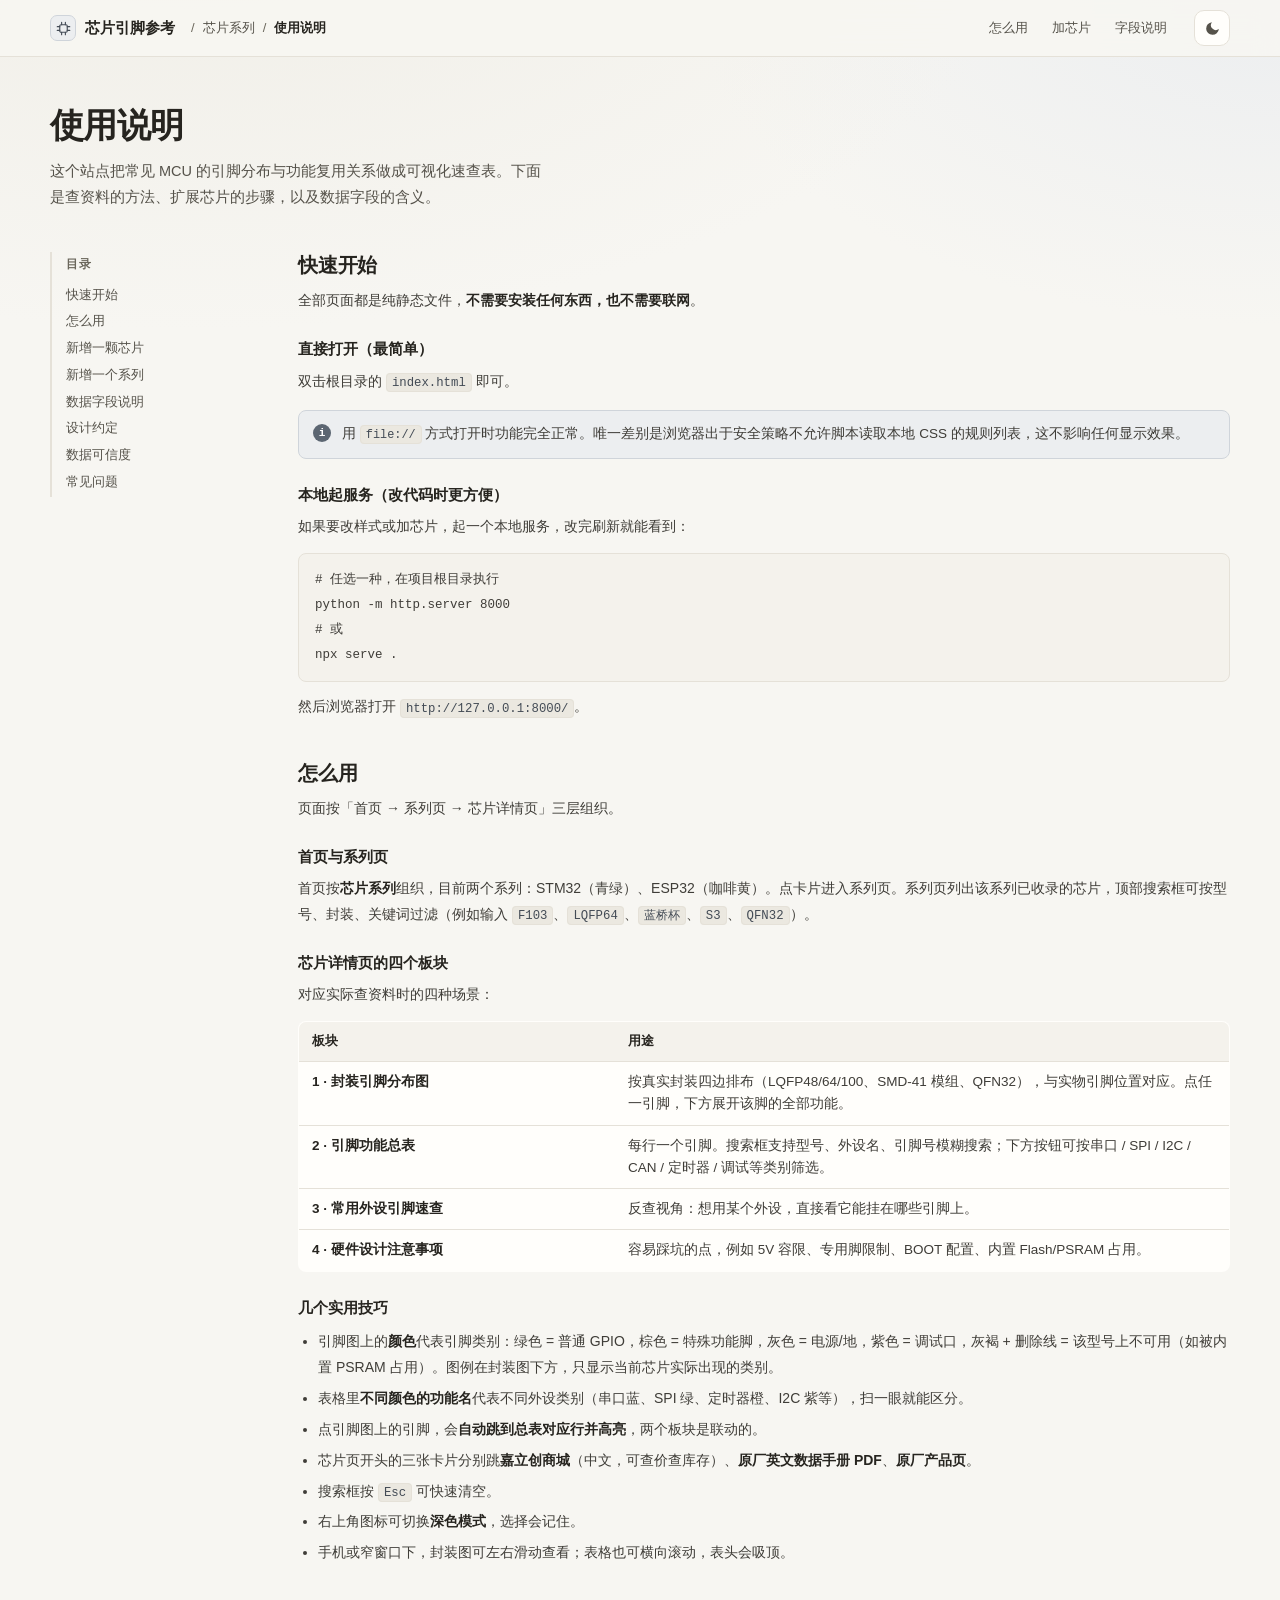
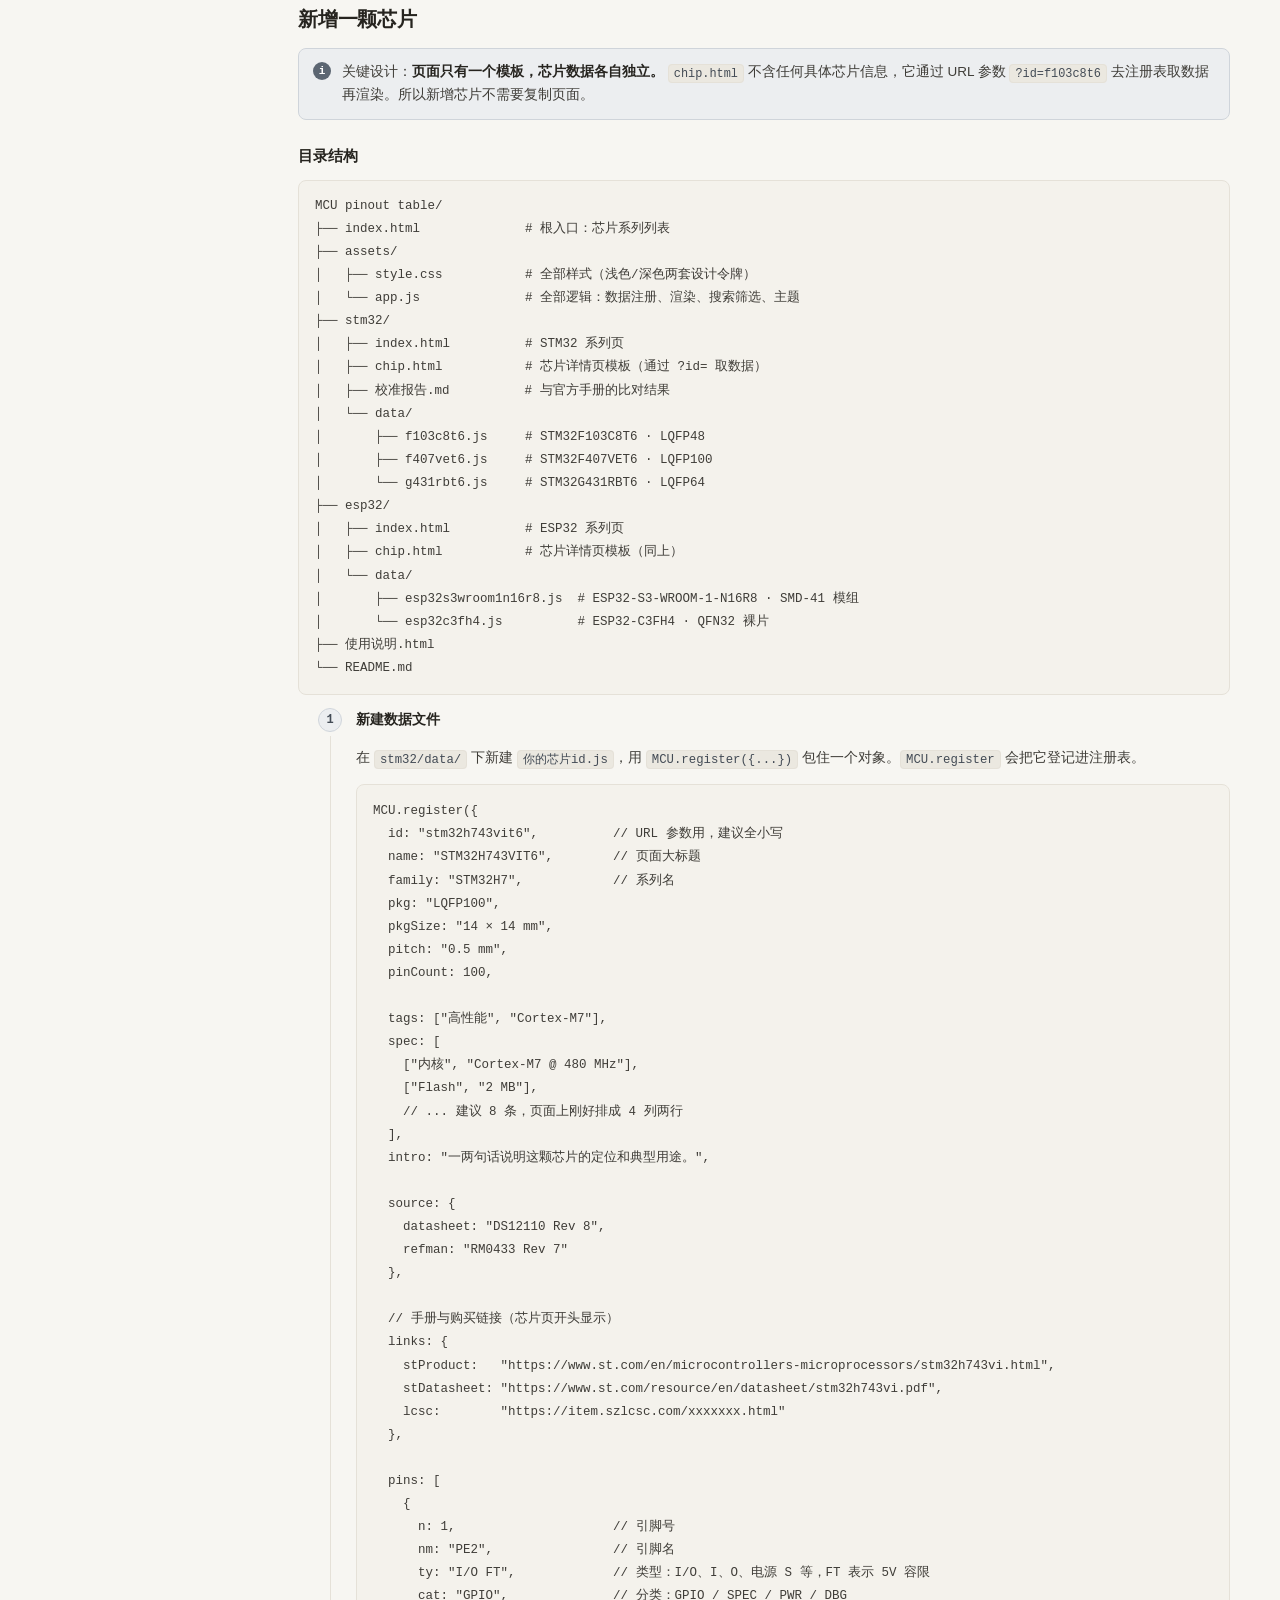
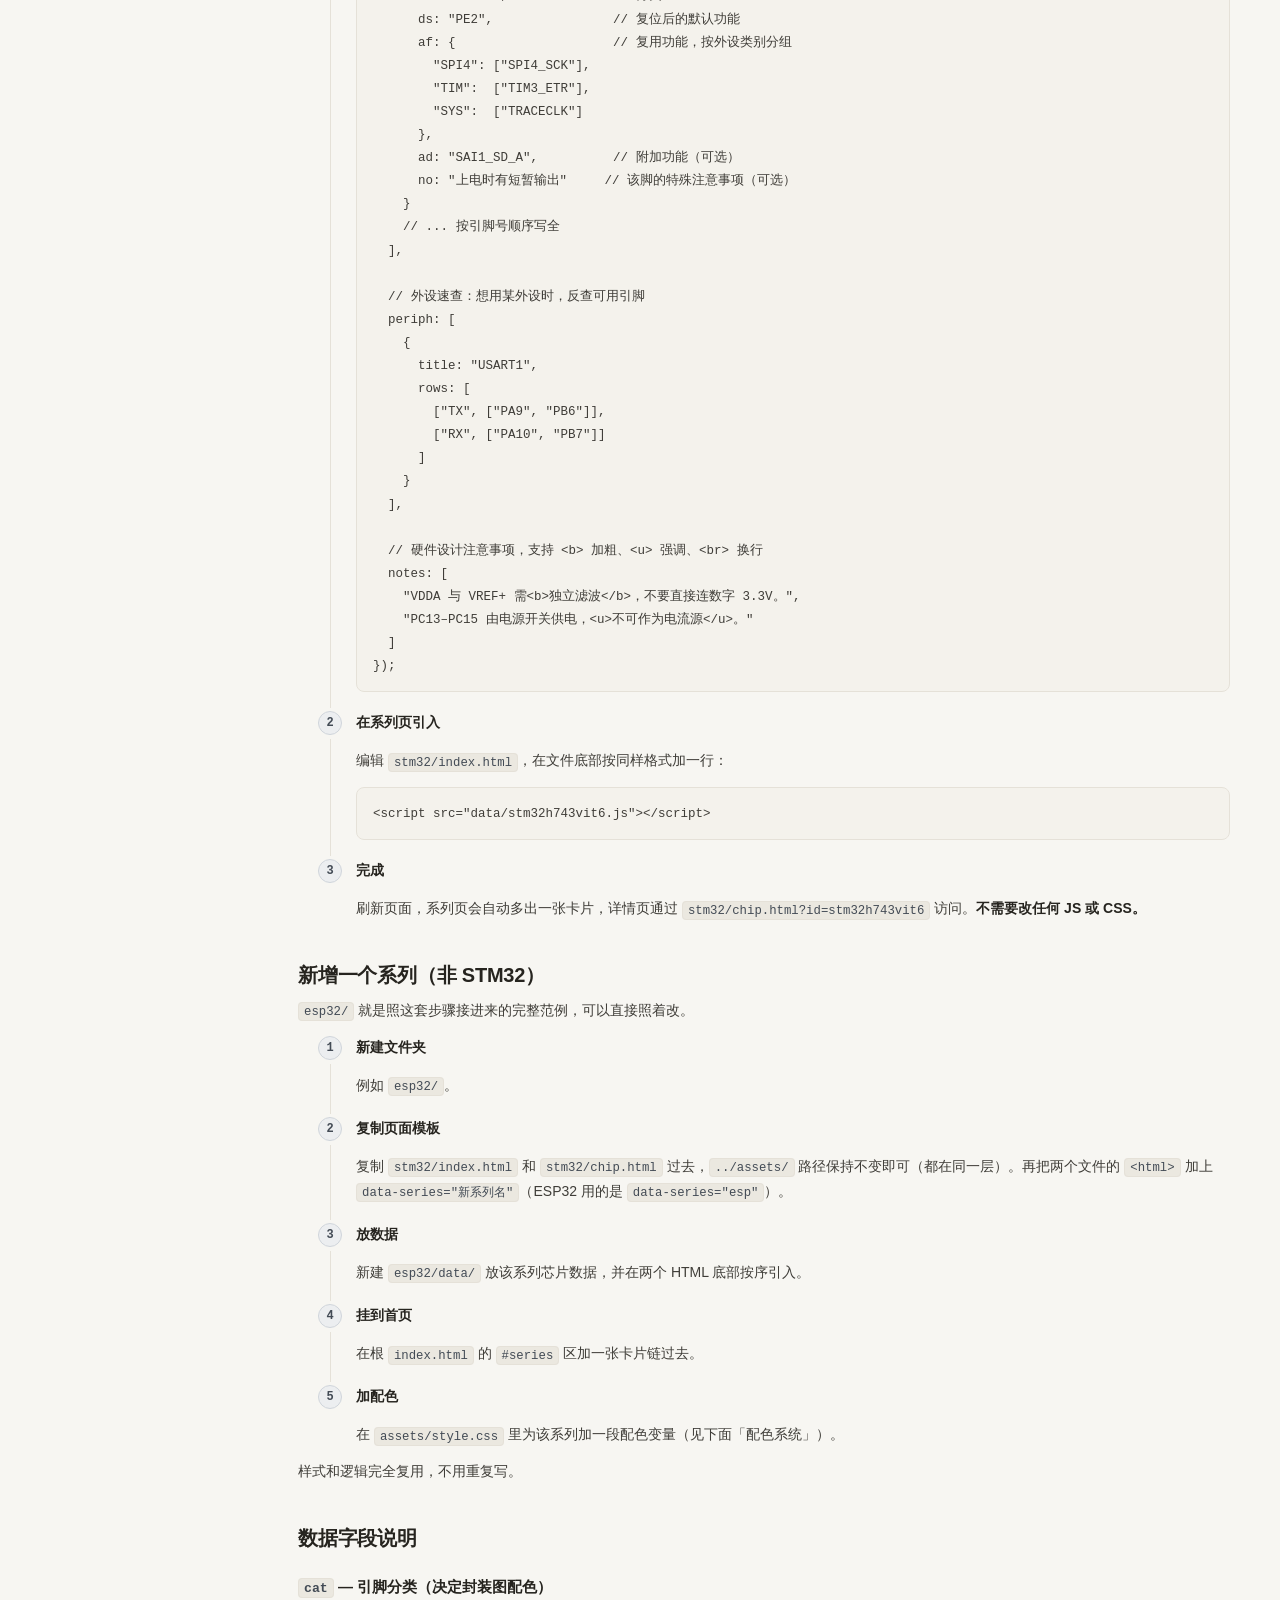
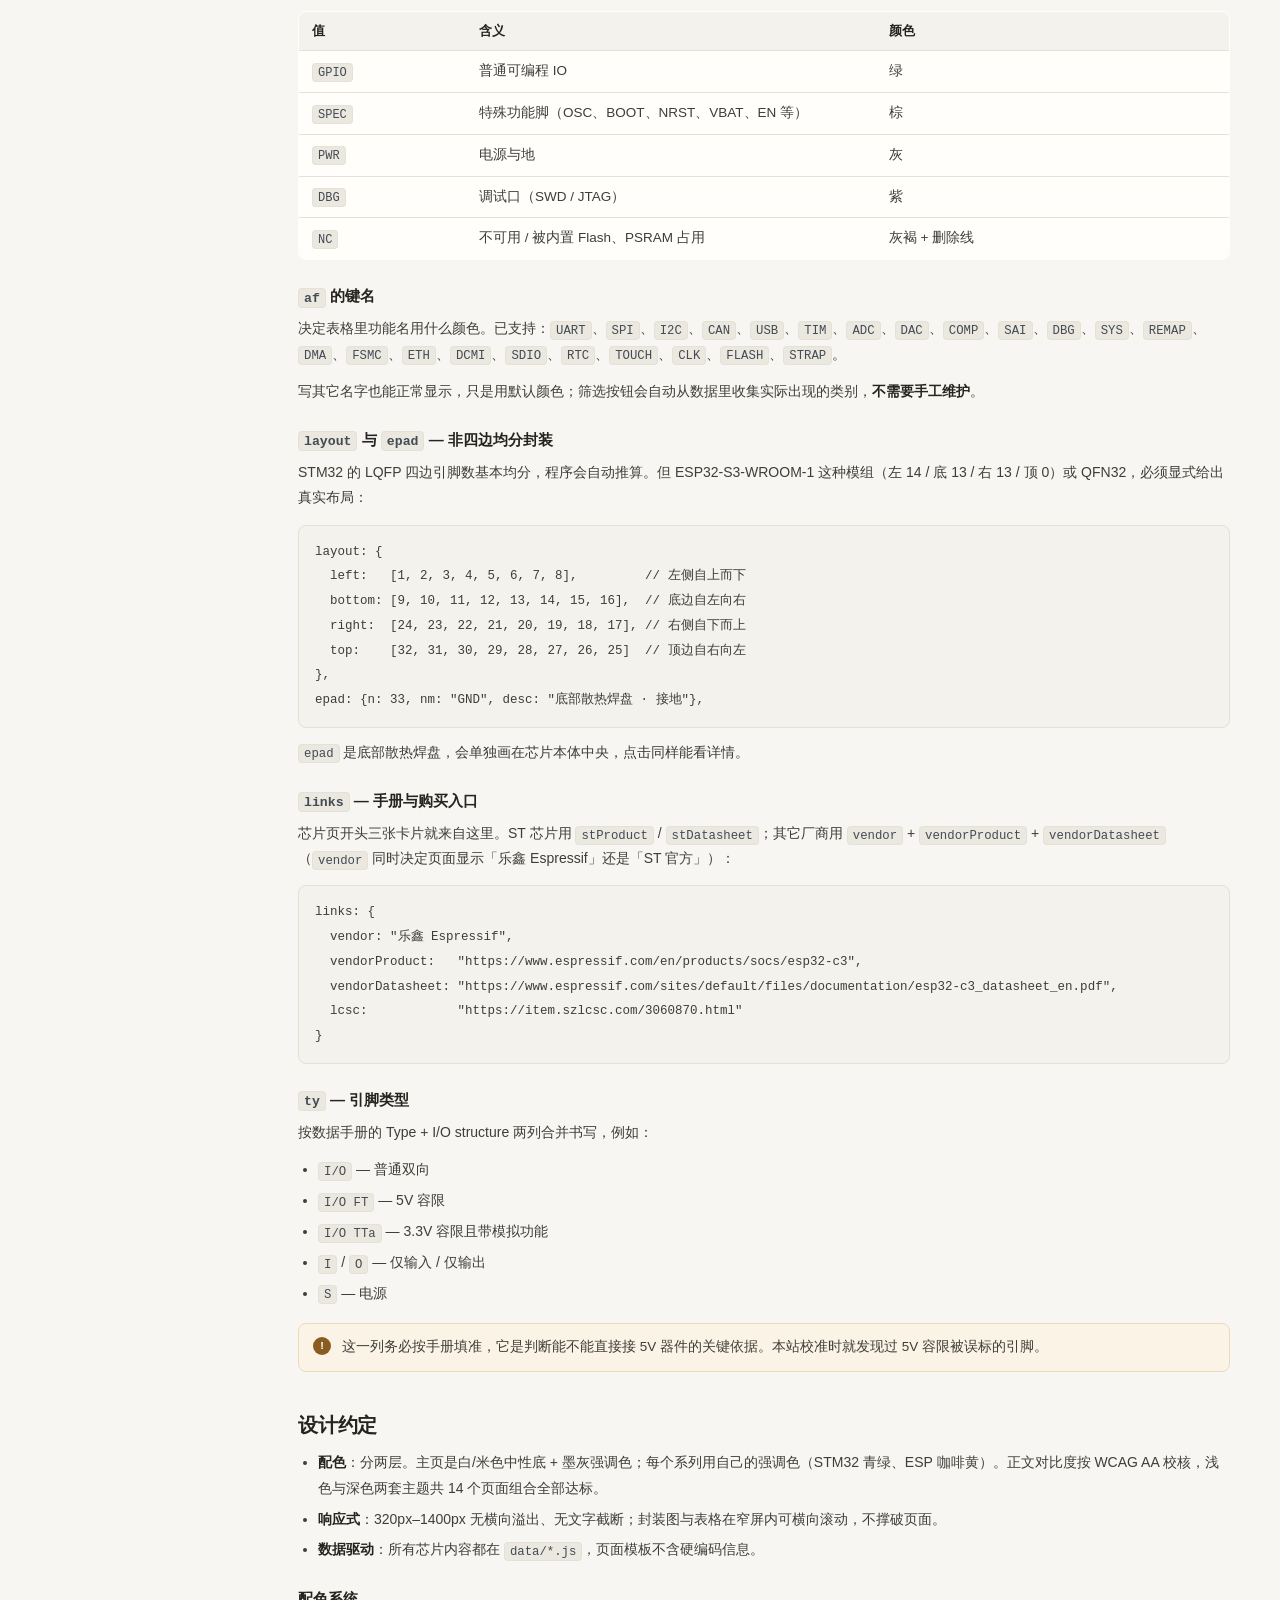
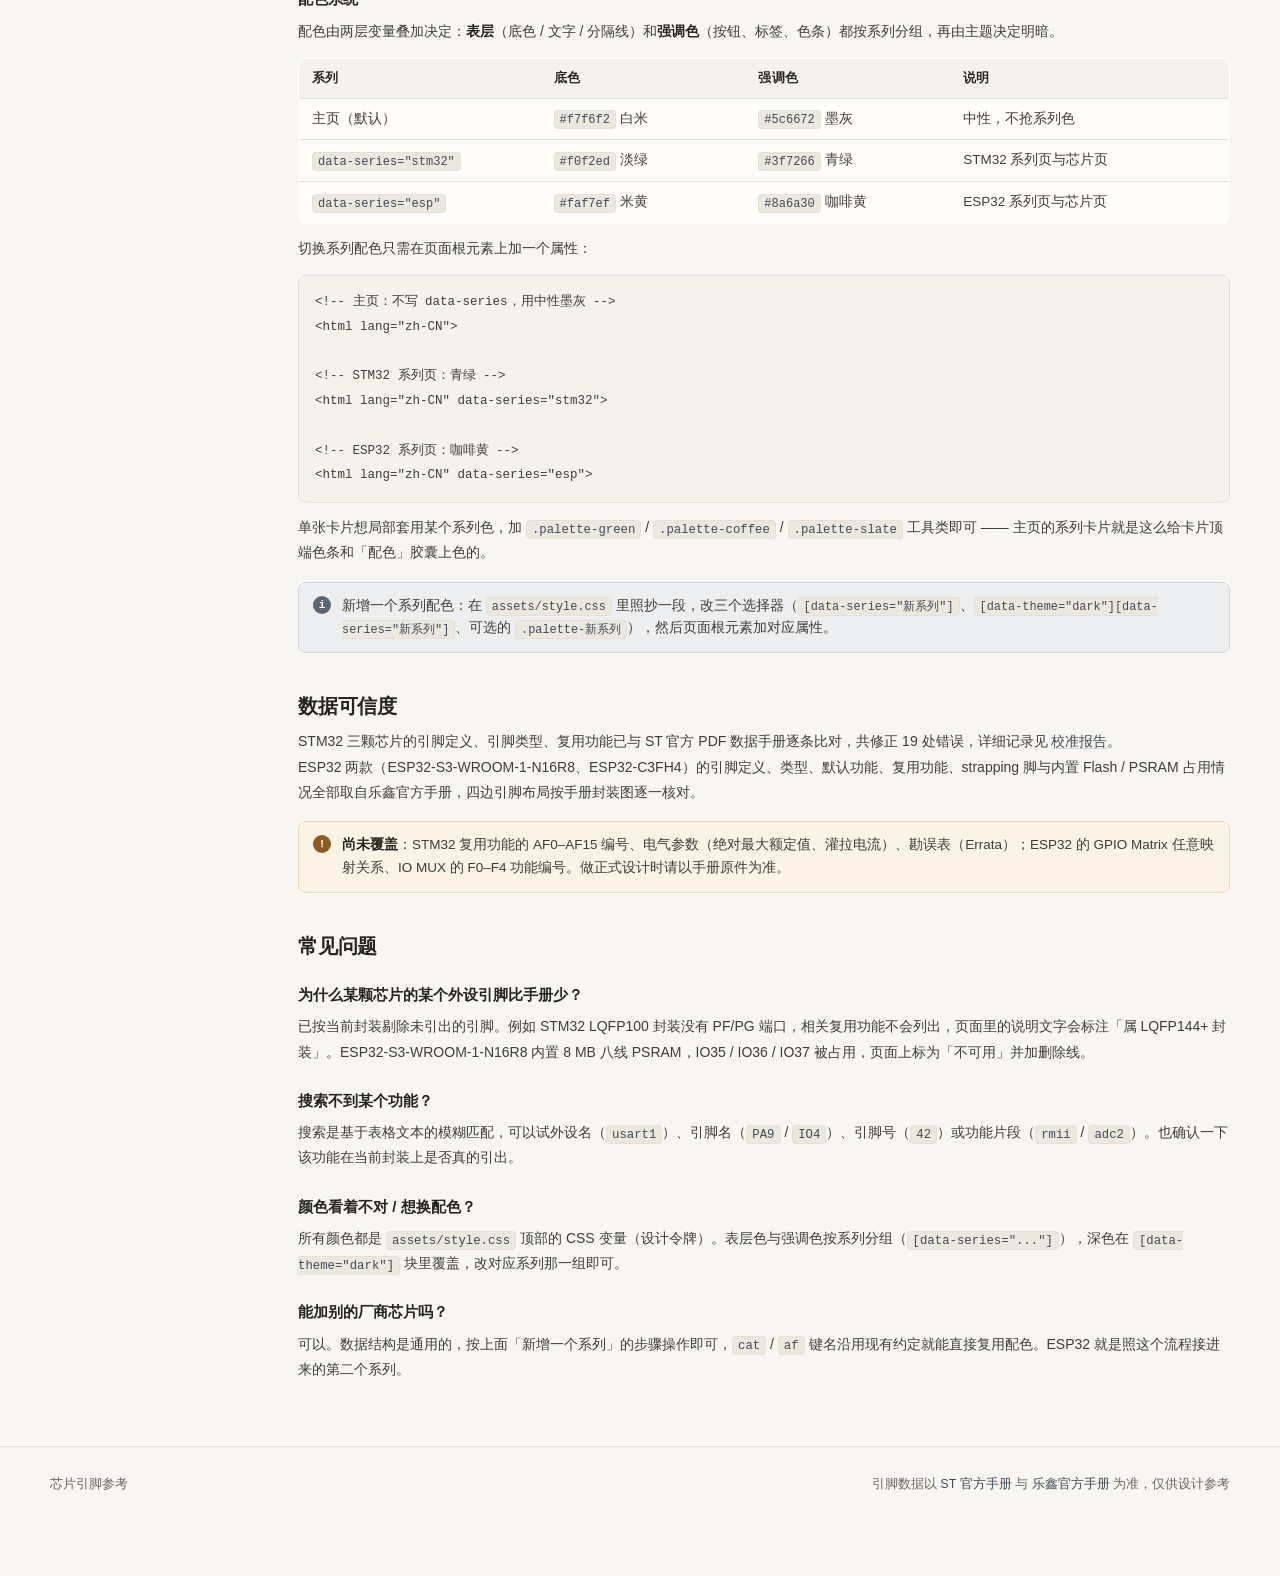
<file: 使用说明.html>
<!DOCTYPE html>
<html lang="zh-CN">
<head>
<meta charset="UTF-8">
<meta name="viewport" content="width=device-width, initial-scale=1">
<title>使用说明 · 芯片引脚参考</title>
<meta name="description" content="芯片引脚参考站的使用说明：怎么查引脚、怎么搜索筛选、怎么新增芯片与系列、数据字段含义。">
<link rel="icon" href="assets/favicon.svg" type="image/svg+xml">
<link rel="stylesheet" href="assets/style.css">
</head>
<body>

<header class="topbar">
  <div class="wrap topbar-inner">
    <a class="brand" href="index.html">
      <span class="brand-mark" aria-hidden="true">
        <svg width="15" height="15" viewBox="0 0 24 24" fill="none" stroke="currentColor" stroke-width="1.8" stroke-linecap="round" stroke-linejoin="round">
          <rect x="6" y="6" width="12" height="12" rx="2"/>
          <path d="M9 2v4M15 2v4M9 18v4M15 18v4M2 9h4M2 15h4M18 9h4M18 15h4"/>
        </svg>
      </span>
      <span class="brand-txt">芯片引脚参考</span>
    </a>

    <div class="crumb">
      <span class="sep">/</span>
      <a href="index.html">芯片系列</a>
      <span class="sep">/</span>
      <strong>使用说明</strong>
    </div>

    <nav class="topnav" aria-label="主导航">
      <a href="#usage">怎么用</a>
      <a href="#add-chip">加芯片</a>
      <a href="#fields">字段说明</a>
    </nav>

    <button class="icon-btn" id="themeBtn" type="button" aria-label="切换主题"></button>
  </div>
</header>

<main>
  <section class="wrap doc-hero">
    <h1>使用说明</h1>
    <p class="doc-lede">
      这个站点把常见 MCU 的引脚分布与功能复用关系做成可视化速查表。下面是查资料的方法、扩展芯片的步骤，以及数据字段的含义。
    </p>
  </section>

  <div class="wrap doc-layout">
    <aside class="doc-toc">
      <span class="doc-toc-title">目录</span>
      <a href="#start">快速开始</a>
      <a href="#usage">怎么用</a>
      <a href="#add-chip">新增一颗芯片</a>
      <a href="#add-series">新增一个系列</a>
      <a href="#fields">数据字段说明</a>
      <a href="#design">设计约定</a>
      <a href="#credibility">数据可信度</a>
      <a href="#faq">常见问题</a>
    </aside>

    <div class="doc-body">

      <section id="start">
        <h2>快速开始</h2>
        <p>
          全部页面都是纯静态文件，<strong>不需要安装任何东西，也不需要联网</strong>。
        </p>

        <h3>直接打开（最简单）</h3>
        <p>双击根目录的 <code>index.html</code> 即可。</p>
        <div class="callout">
          用 <code>file://</code> 方式打开时功能完全正常。唯一差别是浏览器出于安全策略不允许脚本读取本地 CSS 的规则列表，这不影响任何显示效果。
        </div>

        <h3>本地起服务（改代码时更方便）</h3>
        <p>如果要改样式或加芯片，起一个本地服务，改完刷新就能看到：</p>
<pre><code># 任选一种，在项目根目录执行
python -m http.server 8000
# 或
npx serve .</code></pre>
        <p>然后浏览器打开 <code>http://127.0.0.1:8000/</code>。</p>
      </section>

      <section id="usage">
        <h2>怎么用</h2>
        <p>页面按「首页 → 系列页 → 芯片详情页」三层组织。</p>

        <h3>首页与系列页</h3>
        <p>
          首页按<strong>芯片系列</strong>组织，目前两个系列：STM32（青绿）、ESP32（咖啡黄）。点卡片进入系列页。系列页列出该系列已收录的芯片，顶部搜索框可按型号、封装、关键词过滤（例如输入 <code>F103</code>、<code>LQFP64</code>、<code>蓝桥杯</code>、<code>S3</code>、<code>QFN32</code>）。
        </p>

        <h3>芯片详情页的四个板块</h3>
        <p>对应实际查资料时的四种场景：</p>
        <table class="doc-table">
          <thead>
            <tr><th style="width:34%">板块</th><th>用途</th></tr>
          </thead>
          <tbody>
            <tr><td><b>1 · 封装引脚分布图</b></td><td>按真实封装四边排布（LQFP48/64/100、SMD-41 模组、QFN32），与实物引脚位置对应。点任一引脚，下方展开该脚的全部功能。</td></tr>
            <tr><td><b>2 · 引脚功能总表</b></td><td>每行一个引脚。搜索框支持型号、外设名、引脚号模糊搜索；下方按钮可按串口 / SPI / I2C / CAN / 定时器 / 调试等类别筛选。</td></tr>
            <tr><td><b>3 · 常用外设引脚速查</b></td><td>反查视角：想用某个外设，直接看它能挂在哪些引脚上。</td></tr>
            <tr><td><b>4 · 硬件设计注意事项</b></td><td>容易踩坑的点，例如 5V 容限、专用脚限制、BOOT 配置、内置 Flash/PSRAM 占用。</td></tr>
          </tbody>
        </table>

        <h3>几个实用技巧</h3>
        <ul>
          <li>引脚图上的<strong>颜色</strong>代表引脚类别：绿色 = 普通 GPIO，棕色 = 特殊功能脚，灰色 = 电源/地，紫色 = 调试口，灰褐 + 删除线 = 该型号上不可用（如被内置 PSRAM 占用）。图例在封装图下方，只显示当前芯片实际出现的类别。</li>
          <li>表格里<strong>不同颜色的功能名</strong>代表不同外设类别（串口蓝、SPI 绿、定时器橙、I2C 紫等），扫一眼就能区分。</li>
          <li>点引脚图上的引脚，会<strong>自动跳到总表对应行并高亮</strong>，两个板块是联动的。</li>
          <li>芯片页开头的三张卡片分别跳<strong>嘉立创商城</strong>（中文，可查价查库存）、<strong>原厂英文数据手册 PDF</strong>、<strong>原厂产品页</strong>。</li>
          <li>搜索框按 <code>Esc</code> 可快速清空。</li>
          <li>右上角图标可切换<strong>深色模式</strong>，选择会记住。</li>
          <li>手机或窄窗口下，封装图可左右滑动查看；表格也可横向滚动，表头会吸顶。</li>
        </ul>
      </section>

      <section id="add-chip">
        <h2>新增一颗芯片</h2>
        <div class="callout">
          关键设计：<strong>页面只有一个模板，芯片数据各自独立。</strong>
          <code>chip.html</code> 不含任何具体芯片信息，它通过 URL 参数 <code>?id=f103c8t6</code> 去注册表取数据再渲染。所以新增芯片不需要复制页面。
        </div>

        <h3>目录结构</h3>
<div class="tree">MCU pinout table/
├── index.html              # 根入口：芯片系列列表
├── assets/
│   ├── style.css           # 全部样式（浅色/深色两套设计令牌）
│   └── app.js              # 全部逻辑：数据注册、渲染、搜索筛选、主题
├── stm32/
│   ├── index.html          # STM32 系列页
│   ├── chip.html           # 芯片详情页模板（通过 ?id= 取数据）
│   ├── 校准报告.md          # 与官方手册的比对结果
│   └── data/
│       ├── f103c8t6.js     # STM32F103C8T6 · LQFP48
│       ├── f407vet6.js     # STM32F407VET6 · LQFP100
│       └── g431rbt6.js     # STM32G431RBT6 · LQFP64
├── esp32/
│   ├── index.html          # ESP32 系列页
│   ├── chip.html           # 芯片详情页模板（同上）
│   └── data/
│       ├── esp32s3wroom1n16r8.js  # ESP32-S3-WROOM-1-N16R8 · SMD-41 模组
│       └── esp32c3fh4.js          # ESP32-C3FH4 · QFN32 裸片
├── 使用说明.html
└── README.md</div>

        <ol class="steps">
          <li>
            <b>新建数据文件</b>
            <p>在 <code>stm32/data/</code> 下新建 <code>你的芯片id.js</code>，用 <code>MCU.register({...})</code> 包住一个对象。<code>MCU.register</code> 会把它登记进注册表。</p>
<pre><code>MCU.register({
  id: "stm32h743vit6",          // URL 参数用，建议全小写
  name: "STM32H743VIT6",        // 页面大标题
  family: "STM32H7",            // 系列名
  pkg: "LQFP100",
  pkgSize: "14 × 14 mm",
  pitch: "0.5 mm",
  pinCount: 100,

  tags: ["高性能", "Cortex-M7"],
  spec: [
    ["内核", "Cortex-M7 @ 480 MHz"],
    ["Flash", "2 MB"],
    // ... 建议 8 条，页面上刚好排成 4 列两行
  ],
  intro: "一两句话说明这颗芯片的定位和典型用途。",

  source: {
    datasheet: "DS12110 Rev 8",
    refman: "RM0433 Rev 7"
  },

  // 手册与购买链接（芯片页开头显示）
  links: {
    stProduct:   "https://www.st.com/en/microcontrollers-microprocessors/stm32h743vi.html",
    stDatasheet: "https://www.st.com/resource/en/datasheet/stm32h743vi.pdf",
    lcsc:        "https://item.szlcsc.com/xxxxxxx.html"
  },

  pins: [
    {
      n: 1,                     // 引脚号
      nm: "PE2",                // 引脚名
      ty: "I/O FT",             // 类型：I/O、I、O、电源 S 等，FT 表示 5V 容限
      cat: "GPIO",              // 分类：GPIO / SPEC / PWR / DBG
      ds: "PE2",                // 复位后的默认功能
      af: {                     // 复用功能，按外设类别分组
        "SPI4": ["SPI4_SCK"],
        "TIM":  ["TIM3_ETR"],
        "SYS":  ["TRACECLK"]
      },
      ad: "SAI1_SD_A",          // 附加功能（可选）
      no: "上电时有短暂输出"     // 该脚的特殊注意事项（可选）
    }
    // ... 按引脚号顺序写全
  ],

  // 外设速查：想用某外设时，反查可用引脚
  periph: [
    {
      title: "USART1",
      rows: [
        ["TX", ["PA9", "PB6"]],
        ["RX", ["PA10", "PB7"]]
      ]
    }
  ],

  // 硬件设计注意事项，支持 &lt;b&gt; 加粗、&lt;u&gt; 强调、&lt;br&gt; 换行
  notes: [
    "VDDA 与 VREF+ 需&lt;b&gt;独立滤波&lt;/b&gt;，不要直接连数字 3.3V。",
    "PC13–PC15 由电源开关供电，&lt;u&gt;不可作为电流源&lt;/u&gt;。"
  ]
});</code></pre>
          </li>
          <li>
            <b>在系列页引入</b>
            <p>编辑 <code>stm32/index.html</code>，在文件底部按同样格式加一行：</p>
<pre><code>&lt;script src="data/stm32h743vit6.js"&gt;&lt;/script&gt;</code></pre>
          </li>
          <li>
            <b>完成</b>
            <p>刷新页面，系列页会自动多出一张卡片，详情页通过 <code>stm32/chip.html?id=stm32h743vit6</code> 访问。<strong>不需要改任何 JS 或 CSS。</strong></p>
          </li>
        </ol>
      </section>

      <section id="add-series">
        <h2>新增一个系列（非 STM32）</h2>
        <p><code>esp32/</code> 就是照这套步骤接进来的完整范例，可以直接照着改。</p>
        <ol class="steps">
          <li><b>新建文件夹</b><p>例如 <code>esp32/</code>。</p></li>
          <li><b>复制页面模板</b><p>复制 <code>stm32/index.html</code> 和 <code>stm32/chip.html</code> 过去，<code>../assets/</code> 路径保持不变即可（都在同一层）。再把两个文件的 <code>&lt;html&gt;</code> 加上 <code>data-series="新系列名"</code>（ESP32 用的是 <code>data-series="esp"</code>）。</p></li>
          <li><b>放数据</b><p>新建 <code>esp32/data/</code> 放该系列芯片数据，并在两个 HTML 底部按序引入。</p></li>
          <li><b>挂到首页</b><p>在根 <code>index.html</code> 的 <code>#series</code> 区加一张卡片链过去。</p></li>
          <li><b>加配色</b><p>在 <code>assets/style.css</code> 里为该系列加一段配色变量（见下面「配色系统」）。</p></li>
        </ol>
        <p>样式和逻辑完全复用，不用重复写。</p>
      </section>

      <section id="fields">
        <h2>数据字段说明</h2>

        <h3><code>cat</code> — 引脚分类（决定封装图配色）</h3>
        <table class="doc-table">
          <thead>
            <tr><th style="width:18%">值</th><th style="width:44%">含义</th><th>颜色</th></tr>
          </thead>
          <tbody>
            <tr><td><code>GPIO</code></td><td>普通可编程 IO</td><td>绿</td></tr>
            <tr><td><code>SPEC</code></td><td>特殊功能脚（OSC、BOOT、NRST、VBAT、EN 等）</td><td>棕</td></tr>
            <tr><td><code>PWR</code></td><td>电源与地</td><td>灰</td></tr>
            <tr><td><code>DBG</code></td><td>调试口（SWD / JTAG）</td><td>紫</td></tr>
            <tr><td><code>NC</code></td><td>不可用 / 被内置 Flash、PSRAM 占用</td><td>灰褐 + 删除线</td></tr>
          </tbody>
        </table>

        <h3><code>af</code> 的键名</h3>
        <p>决定表格里功能名用什么颜色。已支持：<code>UART</code>、<code>SPI</code>、<code>I2C</code>、<code>CAN</code>、<code>USB</code>、<code>TIM</code>、<code>ADC</code>、<code>DAC</code>、<code>COMP</code>、<code>SAI</code>、<code>DBG</code>、<code>SYS</code>、<code>REMAP</code>、<code>DMA</code>、<code>FSMC</code>、<code>ETH</code>、<code>DCMI</code>、<code>SDIO</code>、<code>RTC</code>、<code>TOUCH</code>、<code>CLK</code>、<code>FLASH</code>、<code>STRAP</code>。</p>
        <p>写其它名字也能正常显示，只是用默认颜色；筛选按钮会自动从数据里收集实际出现的类别，<strong>不需要手工维护</strong>。</p>

        <h3><code>layout</code> 与 <code>epad</code> — 非四边均分封装</h3>
        <p>STM32 的 LQFP 四边引脚数基本均分，程序会自动推算。但 ESP32-S3-WROOM-1 这种模组（左 14 / 底 13 / 右 13 / 顶 0）或 QFN32，必须显式给出真实布局：</p>
<pre><code>layout: {
  left:   [1, 2, 3, 4, 5, 6, 7, 8],         // 左侧自上而下
  bottom: [9, 10, 11, 12, 13, 14, 15, 16],  // 底边自左向右
  right:  [24, 23, 22, 21, 20, 19, 18, 17], // 右侧自下而上
  top:    [32, 31, 30, 29, 28, 27, 26, 25]  // 顶边自右向左
},
epad: {n: 33, nm: "GND", desc: "底部散热焊盘 · 接地"},</code></pre>
        <p><code>epad</code> 是底部散热焊盘，会单独画在芯片本体中央，点击同样能看详情。</p>

        <h3><code>links</code> — 手册与购买入口</h3>
        <p>芯片页开头三张卡片就来自这里。ST 芯片用 <code>stProduct</code> / <code>stDatasheet</code>；其它厂商用 <code>vendor</code> + <code>vendorProduct</code> + <code>vendorDatasheet</code>（<code>vendor</code> 同时决定页面显示「乐鑫 Espressif」还是「ST 官方」）：</p>
<pre><code>links: {
  vendor: "乐鑫 Espressif",
  vendorProduct:   "https://www.espressif.com/en/products/socs/esp32-c3",
  vendorDatasheet: "https://www.espressif.com/sites/default/files/documentation/esp32-c3_datasheet_en.pdf",
  lcsc:            "https://item.szlcsc.com/3060870.html"
}</code></pre>

        <h3><code>ty</code> — 引脚类型</h3>
        <p>按数据手册的 Type + I/O structure 两列合并书写，例如：</p>
        <ul>
          <li><code>I/O</code> — 普通双向</li>
          <li><code>I/O FT</code> — 5V 容限</li>
          <li><code>I/O TTa</code> — 3.3V 容限且带模拟功能</li>
          <li><code>I</code> / <code>O</code> — 仅输入 / 仅输出</li>
          <li><code>S</code> — 电源</li>
        </ul>
        <div class="callout warn">
          这一列务必按手册填准，它是判断能不能直接接 5V 器件的关键依据。本站校准时就发现过 5V 容限被误标的引脚。
        </div>
      </section>

      <section id="design">
        <h2>设计约定</h2>
        <ul>
          <li><strong>配色</strong>：分两层。主页是白/米色中性底 + 墨灰强调色；每个系列用自己的强调色（STM32 青绿、ESP 咖啡黄）。正文对比度按 WCAG AA 校核，浅色与深色两套主题共 14 个页面组合全部达标。</li>
          <li><strong>响应式</strong>：320px–1400px 无横向溢出、无文字截断；封装图与表格在窄屏内可横向滚动，不撑破页面。</li>
          <li><strong>数据驱动</strong>：所有芯片内容都在 <code>data/*.js</code>，页面模板不含硬编码信息。</li>
        </ul>

        <h3>配色系统</h3>
        <p>配色由两层变量叠加决定：<strong>表层</strong>（底色 / 文字 / 分隔线）和<strong>强调色</strong>（按钮、标签、色条）都按系列分组，再由主题决定明暗。</p>
        <table class="doc-table">
          <thead>
            <tr><th style="width:26%">系列</th><th style="width:22%">底色</th><th style="width:22%">强调色</th><th>说明</th></tr>
          </thead>
          <tbody>
            <tr><td>主页（默认）</td><td><code>#f7f6f2</code> 白米</td><td><code>#5c6672</code> 墨灰</td><td>中性，不抢系列色</td></tr>
            <tr><td><code>data-series="stm32"</code></td><td><code>#f0f2ed</code> 淡绿</td><td><code>#3f7266</code> 青绿</td><td>STM32 系列页与芯片页</td></tr>
            <tr><td><code>data-series="esp"</code></td><td><code>#faf7ef</code> 米黄</td><td><code>#8a6a30</code> 咖啡黄</td><td>ESP32 系列页与芯片页</td></tr>
          </tbody>
        </table>
        <p>切换系列配色只需在页面根元素上加一个属性：</p>
<pre><code>&lt;!-- 主页：不写 data-series，用中性墨灰 --&gt;
&lt;html lang="zh-CN"&gt;

&lt;!-- STM32 系列页：青绿 --&gt;
&lt;html lang="zh-CN" data-series="stm32"&gt;

&lt;!-- ESP32 系列页：咖啡黄 --&gt;
&lt;html lang="zh-CN" data-series="esp"&gt;</code></pre>
        <p>单张卡片想局部套用某个系列色，加 <code>.palette-green</code> / <code>.palette-coffee</code> / <code>.palette-slate</code> 工具类即可 —— 主页的系列卡片就是这么给卡片顶端色条和「配色」胶囊上色的。</p>
        <div class="callout">
          新增一个系列配色：在 <code>assets/style.css</code> 里照抄一段，改三个选择器（<code>[data-series="新系列"]</code>、<code>[data-theme="dark"][data-series="新系列"]</code>、可选的 <code>.palette-新系列</code>），然后页面根元素加对应属性。
        </div>
      </section>

      <section id="credibility">
        <h2>数据可信度</h2>
        <p>
          STM32 三颗芯片的引脚定义、引脚类型、复用功能已与 ST 官方 PDF 数据手册逐条比对，共修正 19 处错误，详细记录见 <a href="stm32/校准报告.md">校准报告</a>。<br>ESP32 两款（ESP32-S3-WROOM-1-N16R8、ESP32-C3FH4）的引脚定义、类型、默认功能、复用功能、strapping 脚与内置 Flash / PSRAM 占用情况全部取自乐鑫官方手册，四边引脚布局按手册封装图逐一核对。
        </p>
        <div class="callout warn">
          <span><strong>尚未覆盖</strong>：STM32 复用功能的 AF0–AF15 编号、电气参数（绝对最大额定值、灌拉电流）、勘误表（Errata）；ESP32 的 GPIO Matrix 任意映射关系、IO MUX 的 F0–F4 功能编号。做正式设计时请以手册原件为准。</span>
        </div>
      </section>

      <section id="faq">
        <h2>常见问题</h2>

        <h3>为什么某颗芯片的某个外设引脚比手册少？</h3>
        <p>已按当前封装剔除未引出的引脚。例如 STM32 LQFP100 封装没有 PF/PG 端口，相关复用功能不会列出，页面里的说明文字会标注「属 LQFP144+ 封装」。ESP32-S3-WROOM-1-N16R8 内置 8 MB 八线 PSRAM，IO35 / IO36 / IO37 被占用，页面上标为「不可用」并加删除线。</p>

        <h3>搜索不到某个功能？</h3>
        <p>搜索是基于表格文本的模糊匹配，可以试外设名（<code>usart1</code>）、引脚名（<code>PA9</code> / <code>IO4</code>）、引脚号（<code>42</code>）或功能片段（<code>rmii</code> / <code>adc2</code>）。也确认一下该功能在当前封装上是否真的引出。</p>

        <h3>颜色看着不对 / 想换配色？</h3>
        <p>所有颜色都是 <code>assets/style.css</code> 顶部的 CSS 变量（设计令牌）。表层色与强调色按系列分组（<code>[data-series="..."]</code>），深色在 <code>[data-theme="dark"]</code> 块里覆盖，改对应系列那一组即可。</p>

        <h3>能加别的厂商芯片吗？</h3>
        <p>可以。数据结构是通用的，按上面「新增一个系列」的步骤操作即可，<code>cat</code> / <code>af</code> 键名沿用现有约定就能直接复用配色。ESP32 就是照这个流程接进来的第二个系列。</p>
      </section>

    </div>
  </div>
</main>

<footer class="footer">
  <div class="wrap foot-row">
    <span>芯片引脚参考</span>
    <span>
      引脚数据以
      <a href="https://www.st.com/en/microcontrollers-microprocessors/stm32-32-bit-arm-cortex-mcus.html" target="_blank" rel="noopener noreferrer">ST 官方手册</a>
      与
      <a href="https://www.espressif.com/en/support/documents/technical-documents" target="_blank" rel="noopener noreferrer">乐鑫官方手册</a>
      为准，仅供设计参考
    </span>
  </div>
</footer>

<script src="assets/app.js"></script>
</body>
</html>
</file>
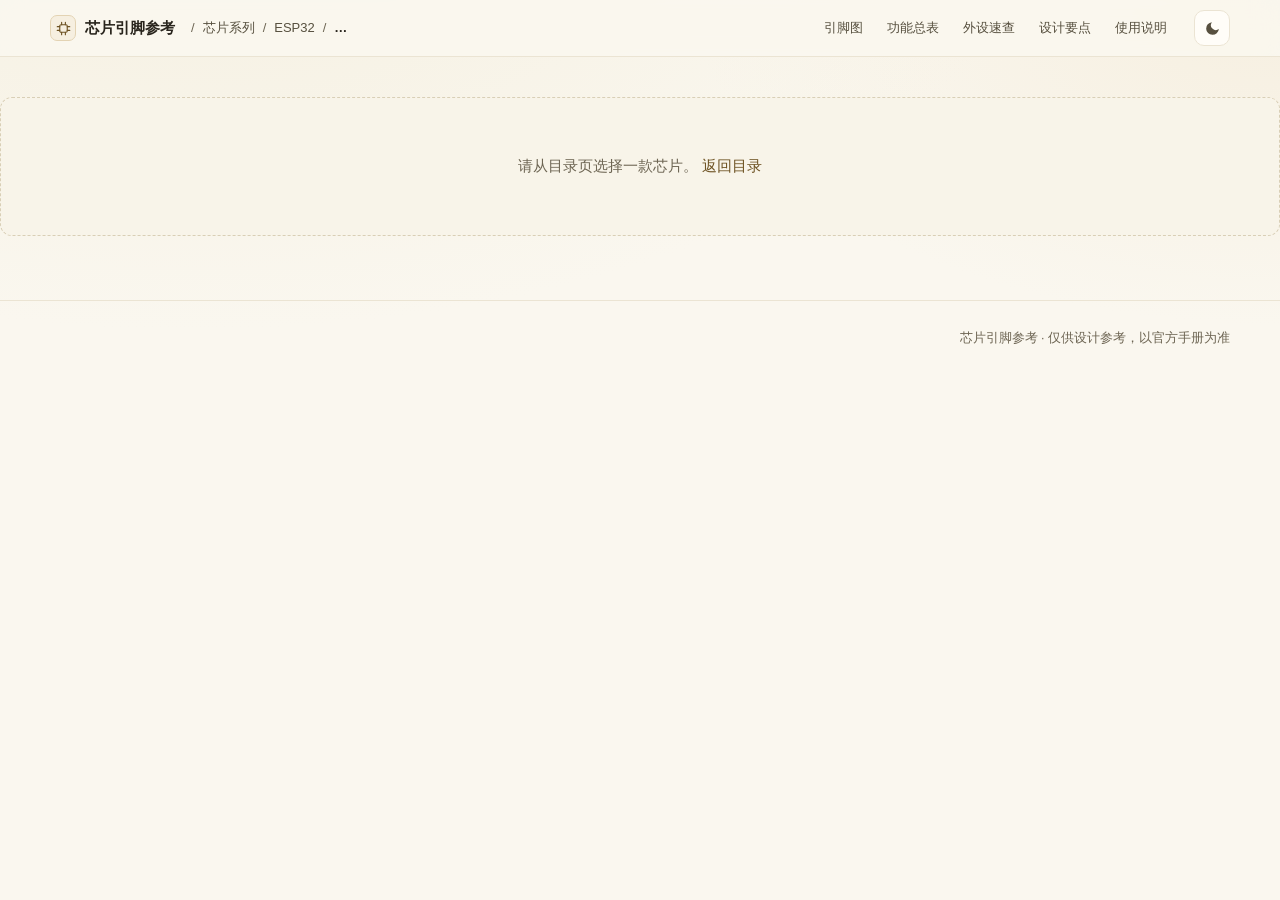
<file: esp32/chip.html>
<!DOCTYPE html>
<html lang="zh-CN" data-series="esp">
<head>
<meta charset="UTF-8">
<meta name="viewport" content="width=device-width, initial-scale=1">
<title>芯片引脚图 · 芯片引脚参考</title>
<link rel="icon" href="../assets/favicon.svg" type="image/svg+xml">
<link rel="stylesheet" href="../assets/style.css">
</head>
<body>

<header class="topbar">
  <div class="wrap topbar-inner">
    <a class="brand" href="../index.html">
      <span class="brand-mark" aria-hidden="true">
        <svg width="15" height="15" viewBox="0 0 24 24" fill="none" stroke="currentColor" stroke-width="1.8" stroke-linecap="round" stroke-linejoin="round">
          <rect x="6" y="6" width="12" height="12" rx="2"/>
          <path d="M9 2v4M15 2v4M9 18v4M15 18v4M2 9h4M2 15h4M18 9h4M18 15h4"/>
        </svg>
      </span>
      <span class="brand-txt">芯片引脚参考</span>
    </a>

    <div class="crumb">
      <span class="sep">/</span>
      <a href="../index.html">芯片系列</a>
      <span class="sep">/</span>
      <a href="index.html">ESP32</a>
      <span class="sep">/</span>
      <strong id="crumbName">…</strong>
    </div>

    <nav class="topnav" aria-label="页内导航">
      <a href="#sec-pkg">引脚图</a>
      <a href="#sec-table">功能总表</a>
      <a href="#sec-periph">外设速查</a>
      <a href="#sec-notes">设计要点</a>
      <a href="../guide.html">使用说明</a>
    </nav>

    <button class="icon-btn" id="themeBtn" type="button" aria-label="切换主题"></button>
  </div>
</header>

<main id="chipMain">
  <div class="wrap chip-hero">
    <h1 id="chipName">…</h1>
    <div class="meta-line" id="chipMeta"></div>
    <div class="tag-row" id="chipTags"></div>
    <p class="intro" id="chipIntro"></p>

    <!-- 手册入口：嘉立创中文页 + 乐鑫官方英文手册 -->
    <div class="doc-links" id="docLinks"></div>

    <dl class="spec-grid" id="specGrid"></dl>
  </div>

  <!-- ① 引脚分布图 -->
  <section class="wrap section" id="sec-pkg">
    <div class="section-head">
      <span class="num">1</span>
      <h2>封装引脚分布图</h2>
      <span class="hint">俯视图 · 点击引脚查看详情</span>
    </div>
    <div class="pkg-scroll">
      <div class="pkg" id="pkg"></div>
    </div>
    <p class="pkg-tip">封装图较宽，可左右滑动查看完整引脚</p>
    <div class="legend" id="pkgLegend"></div>
    <div class="pin-detail" id="pinDetail"></div>
  </section>

  <!-- ② 引脚功能总表 -->
  <section class="wrap section" id="sec-table">
    <div class="section-head">
      <span class="num">2</span>
      <h2 id="pinTableTitle">引脚功能总表</h2>
      <span class="hint">支持引脚名 / 外设 / 引脚号搜索</span>
    </div>

    <div class="toolbar">
      <div class="search-field">
        <svg width="15" height="15" viewBox="0 0 24 24" fill="none" stroke="currentColor" stroke-width="2" stroke-linecap="round" aria-hidden="true">
          <circle cx="11" cy="11" r="7"/><path d="M20 20l-3.6-3.6"/>
        </svg>
        <input id="search" type="search" placeholder="搜索 IO4 / U0TXD / ADC / SPI / 28 …" autocomplete="off">
      </div>
      <div class="filter-group" id="filters"></div>
      <span class="stat" id="count"></span>
    </div>

    <div class="tbl-wrap">
      <table class="pintable">
        <thead>
          <tr>
            <th>#</th>
            <th>引脚名</th>
            <th>类型</th>
            <th>复位后功能</th>
            <th>复用功能</th>
            <th>附加功能 / 注意</th>
          </tr>
        </thead>
        <tbody id="tbody"></tbody>
      </table>
      <div class="tbl-empty" id="tblEmpty" style="display:none">没有匹配的引脚，试试其他关键词</div>
    </div>
  </section>

  <!-- ③ 外设速查 -->
  <section class="wrap section" id="sec-periph">
    <div class="section-head">
      <span class="num">3</span>
      <h2>常用外设引脚速查</h2>
      <span class="hint">已按封装过滤</span>
    </div>
    <div class="periph-grid" id="periph"></div>
  </section>

  <!-- ④ 设计要点 -->
  <section class="wrap section" id="sec-notes">
    <div class="section-head">
      <span class="num">4</span>
      <h2>硬件设计注意事项</h2>
      <span class="hint">画板前先过一遍</span>
    </div>
    <ul class="tips" id="notes"></ul>
  </section>
</main>

<footer class="footer">
  <div class="wrap foot-row">
    <span id="chipSource"></span>
    <span>芯片引脚参考 · 仅供设计参考，以官方手册为准</span>
  </div>
</footer>
<script src="../assets/app.js"></script>
<!-- 新增芯片：把 data/xxx.js 复制一行放进来即可 -->
<script src="data/esp32s3wroom1n16r8.js"></script>
<script src="data/esp32c3fh4.js"></script>
</body>
</html>
</file>
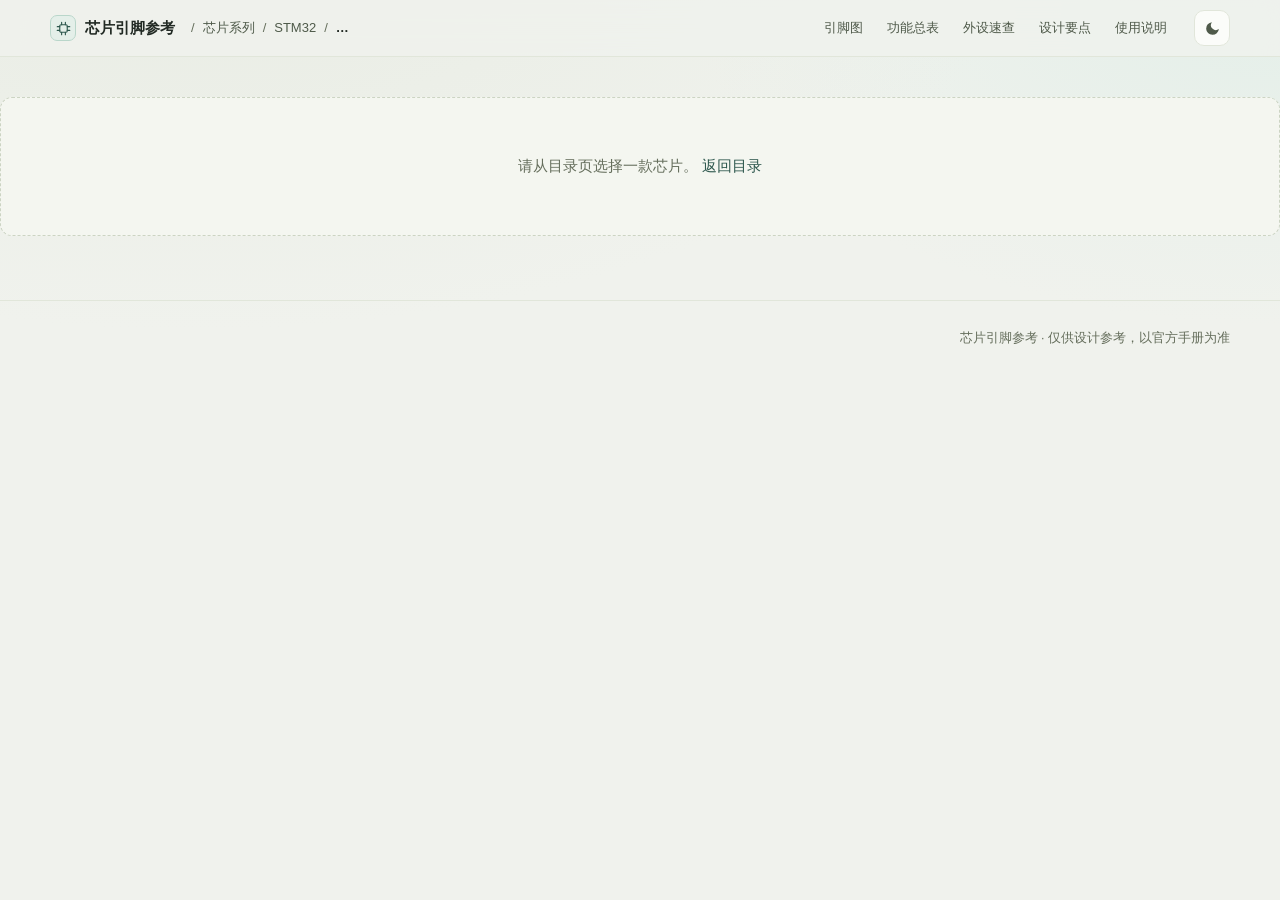
<file: stm32/chip.html>
<!DOCTYPE html>
<html lang="zh-CN" data-series="stm32">
<head>
<meta charset="UTF-8">
<meta name="viewport" content="width=device-width, initial-scale=1">
<title>芯片引脚图 · 芯片引脚参考</title>
<link rel="icon" href="../assets/favicon.svg" type="image/svg+xml">
<link rel="stylesheet" href="../assets/style.css">
</head>
<body>

<header class="topbar">
  <div class="wrap topbar-inner">
    <a class="brand" href="../index.html">
      <span class="brand-mark" aria-hidden="true">
        <svg width="15" height="15" viewBox="0 0 24 24" fill="none" stroke="currentColor" stroke-width="1.8" stroke-linecap="round" stroke-linejoin="round">
          <rect x="6" y="6" width="12" height="12" rx="2"/>
          <path d="M9 2v4M15 2v4M9 18v4M15 18v4M2 9h4M2 15h4M18 9h4M18 15h4"/>
        </svg>
      </span>
      <span class="brand-txt">芯片引脚参考</span>
    </a>

    <div class="crumb">
      <span class="sep">/</span>
      <a href="../index.html">芯片系列</a>
      <span class="sep">/</span>
      <a href="index.html">STM32</a>
      <span class="sep">/</span>
      <strong id="crumbName">…</strong>
    </div>

    <nav class="topnav" aria-label="页内导航">
      <a href="#sec-pkg">引脚图</a>
      <a href="#sec-table">功能总表</a>
      <a href="#sec-periph">外设速查</a>
      <a href="#sec-notes">设计要点</a>
      <a href="../guide.html">使用说明</a>
    </nav>

    <button class="icon-btn" id="themeBtn" type="button" aria-label="切换主题"></button>
  </div>
</header>

<main id="chipMain">
  <div class="wrap chip-hero">
    <h1 id="chipName">…</h1>
    <div class="meta-line" id="chipMeta"></div>
    <div class="tag-row" id="chipTags"></div>
    <p class="intro" id="chipIntro"></p>

    <!-- 手册入口：嘉立创中文页 + ST 官方英文手册 -->
    <div class="doc-links" id="docLinks"></div>

    <dl class="spec-grid" id="specGrid"></dl>
  </div>

  <!-- ① 引脚分布图 -->
  <section class="wrap section" id="sec-pkg">
    <div class="section-head">
      <span class="num">1</span>
      <h2>封装引脚分布图</h2>
      <span class="hint">俯视图 · 点击引脚查看详情</span>
    </div>
    <div class="pkg-scroll">
      <div class="pkg" id="pkg"></div>
    </div>
    <p class="pkg-tip">封装图较宽，可左右滑动查看完整引脚</p>
    <div class="legend" id="pkgLegend"></div>
    <div class="pin-detail" id="pinDetail"></div>
  </section>

  <!-- ② 引脚功能总表 -->
  <section class="wrap section" id="sec-table">
    <div class="section-head">
      <span class="num">2</span>
      <h2 id="pinTableTitle">引脚功能总表</h2>
      <span class="hint">支持型号 / 外设 / 引脚号搜索</span>
    </div>

    <div class="toolbar">
      <div class="search-field">
        <svg width="15" height="15" viewBox="0 0 24 24" fill="none" stroke="currentColor" stroke-width="2" stroke-linecap="round" aria-hidden="true">
          <circle cx="11" cy="11" r="7"/><path d="M20 20l-3.6-3.6"/>
        </svg>
        <input id="search" type="search" placeholder="搜索 PA9 / USART1 / ADC / USB / 30 …" autocomplete="off">
      </div>
      <div class="filter-group" id="filters"></div>
      <span class="stat" id="count"></span>
    </div>

    <div class="tbl-wrap">
      <table class="pintable">
        <thead>
          <tr>
            <th>#</th>
            <th>引脚名</th>
            <th>类型</th>
            <th>复位后功能</th>
            <th>复用功能</th>
            <th>附加功能 / 注意</th>
          </tr>
        </thead>
        <tbody id="tbody"></tbody>
      </table>
      <div class="tbl-empty" id="tblEmpty" style="display:none">没有匹配的引脚，试试其他关键词</div>
    </div>
  </section>

  <!-- ③ 外设速查 -->
  <section class="wrap section" id="sec-periph">
    <div class="section-head">
      <span class="num">3</span>
      <h2>常用外设引脚速查</h2>
      <span class="hint">已按封装过滤</span>
    </div>
    <div class="periph-grid" id="periph"></div>
  </section>

  <!-- ④ 设计要点 -->
  <section class="wrap section" id="sec-notes">
    <div class="section-head">
      <span class="num">4</span>
      <h2>硬件设计注意事项</h2>
      <span class="hint">画板前先过一遍</span>
    </div>
    <ul class="tips" id="notes"></ul>
  </section>
</main>

<footer class="footer">
  <div class="wrap foot-row">
    <span id="chipSource"></span>
    <span>芯片引脚参考 · 仅供设计参考，以官方手册为准</span>
  </div>
</footer>
<script src="../assets/app.js"></script>
<!-- 新增芯片：把 data/xxx.js 复制一行放进来即可 -->
<script src="data/f103c8t6.js"></script>
<script src="data/f407vet6.js"></script>
<script src="data/g431rbt6.js"></script>
</body>
</html>
</file>
<file: assets/style.css>
/* ============================================================
   芯片引脚参考 · 样式表
   浅色为默认主题：低对比、米白底、柔和强调色，长时间阅读不刺眼
   ============================================================ */

/* ---------- 1. 设计令牌 ----------
   配色分两层：
   ① 表层（底色/文字/分隔线）—— 由「系列」决定整体气质
   ② 强调色（--accent 系）—— 每个系列一套，主页为中性墨灰
   通过 <html data-series="stm32"> 切换系列配色；
   深色模式叠 [data-theme="dark"]，按需组合覆盖。
   ------------------------------------------------------------ */

/* ① 默认 = 主页：白/米色中性底 + 墨灰强调色（不抢系列色） */
:root {
  color-scheme: light;

  /* 底色：暖白偏米，接近纸张，避免纯白高反差 */
  --bg:            #f7f6f2;
  --bg-tint:       #f0eee7;
  --surface:       #fffefb;
  --surface-2:     #f4f2ec;
  --surface-3:     #ebe8e0;

  --line:          #e5e1d8;
  --line-strong:   #d2ccbf;

  /* 文字：暖调深灰，不用纯黑 */
  --txt:           #3f3d38;
  --txt-strong:    #26241f;
  --muted:         #55524a;
  --faint:         #6b675c;

  /* 强调色：中性墨灰（石板调），主页不偏向任何系列色 */
  --accent:        #5c6672;
  --accent-ink:    #434b55;
  --accent-soft:   #eceef0;
  --accent-line:   #cfd4da;

  /* 引脚分类（均已校核 ≥4.5:1 对比度） */
  --c-gpio:        #35604b;
  --c-spec:        #8a5c22;
  --c-pwr:         #626a73;
  --c-dbg:         #6b4a8c;
  --c-nc:          #6f6a65;

  --shadow-sm:     0 1px 2px rgba(48, 44, 36, .05);
  --shadow:        0 2px 10px rgba(48, 44, 36, .06);
  --shadow-lg:     0 8px 30px rgba(48, 44, 36, .10);

  --radius:        12px;
  --radius-sm:     8px;
  --pitch:         26px;

  --sans: -apple-system, BlinkMacSystemFont, "Segoe UI", "PingFang SC",
          "Hiragino Sans GB", "Microsoft YaHei", "Source Han Sans SC", sans-serif;
  --mono: ui-monospace, "SFMono-Regular", "JetBrains Mono", Consolas,
          "Liberation Mono", "Courier New", monospace;
}

/* ② 主页深色：暖中性灰 */
[data-theme="dark"] {
  color-scheme: dark;

  --bg:            #1a1a18;
  --bg-tint:       #201f1c;
  --surface:       #232320;
  --surface-2:     #282724;
  --surface-3:     #2e2d29;

  --line:          #35342f;
  --line-strong:   #45443d;

  --txt:           #d2cfc7;
  --txt-strong:    #eeece5;
  --muted:         #a8a49a;
  --faint:         #918d82;

  --accent:        #9aa6b4;
  --accent-ink:    #bcc6d2;
  --accent-soft:   #2a2f36;
  --accent-line:   #3d444d;

  --c-gpio:        #8ec4a6;
  --c-spec:        #d8ad72;
  --c-pwr:         #9aa2a8;
  --c-dbg:         #b79bd8;
  --c-nc:          #a8a29a;

  --shadow-sm:     0 1px 2px rgba(0, 0, 0, .3);
  --shadow:        0 2px 10px rgba(0, 0, 0, .35);
  --shadow-lg:     0 8px 30px rgba(0, 0, 0, .45);
}

/* ③ STM32 系列：沿用柔和青绿，底色带一点绿意以区分 */
[data-series="stm32"] {
  --bg:            #f0f2ed;
  --bg-tint:       #e8ece3;
  --surface:       #fbfcf9;
  --surface-2:     #f4f6f0;
  --surface-3:     #edf0e8;

  --line:          #e1e6da;
  --line-strong:   #ccd4c3;

  --txt:           #3b423a;
  --txt-strong:    #222a24;
  --muted:         #4f5a4a;
  --faint:         #656e5c;

  --accent:        #3f7266;
  --accent-ink:    #2d574d;
  --accent-soft:   #e4efe9;
  --accent-line:   #b9d6ca;
}

[data-theme="dark"][data-series="stm32"] {
  --bg:            #1b1f1d;
  --bg-tint:       #202522;
  --surface:       #232826;
  --surface-2:     #272d2a;
  --surface-3:     #2d3330;

  --line:          #333b37;
  --line-strong:   #434c47;

  --txt:           #ccd4ce;
  --txt-strong:    #e8ede9;
  --muted:         #a3aea7;
  --faint:         #8d9891;

  --accent:        #7fb8a8;
  --accent-ink:    #a5d3c6;
  --accent-soft:   #2b3a35;
  --accent-line:   #3d554d;
}

/* ④ ESP 系列（预留）：米黄底 + 咖啡黄强调色 */
[data-series="esp"] {
  --bg:            #faf7ef;
  --bg-tint:       #f5f0e1;
  --surface:       #fffdf8;
  --surface-2:     #f8f4e9;
  --surface-3:     #f0ead9;

  --line:          #ebe4d3;
  --line-strong:   #d9cfb6;

  --txt:           #423d33;
  --txt-strong:    #29251d;
  --muted:         #57503f;
  --faint:         #6d6553;

  --accent:        #8a6a30;
  --accent-ink:    #6d5222;
  --accent-soft:   #f6efe0;
  --accent-line:   #e3d3b3;
}

[data-theme="dark"][data-series="esp"] {
  --bg:            #1d1b16;
  --bg-tint:       #24211a;
  --surface:       #272319;
  --surface-2:     #2c281e;
  --surface-3:     #332e22;

  --line:          #3a3527;
  --line-strong:   #4c4533;

  --txt:           #d6d0c2;
  --txt-strong:    #f0ebe0;
  --muted:         #aca495;
  --faint:         #aca495;

  --accent:        #d2a85f;
  --accent-ink:    #e6c489;
  --accent-soft:   #332c1f;
  --accent-line:   #4a3f2b;
}

/* ⑤ 调色板工具类：给单张卡片局部套用某个系列的强调色
   （主页的系列卡片用它提示「这个系列是什么颜色」） */
.palette-green {
  --accent:        #3f7266;
  --accent-ink:    #2d574d;
  --accent-soft:   #e4efe9;
  --accent-line:   #b9d6ca;
}
.palette-coffee {
  --accent:        #8a6a30;
  --accent-ink:    #6d5222;
  --accent-soft:   #f6efe0;
  --accent-line:   #e3d3b3;
}
.palette-slate {
  --accent:        #5c6672;
  --accent-ink:    #434b55;
  --accent-soft:   #eceef0;
  --accent-line:   #cfd4da;
}
[data-theme="dark"] .palette-green {
  --accent:        #7fb8a8;
  --accent-ink:    #a5d3c6;
  --accent-soft:   #2b3a35;
  --accent-line:   #3d554d;
}
[data-theme="dark"] .palette-coffee {
  --accent:        #d2a85f;
  --accent-ink:    #e6c489;
  --accent-soft:   #332c1f;
  --accent-line:   #4a3f2b;
}
[data-theme="dark"] .palette-slate {
  --accent:        #9aa6b4;
  --accent-ink:    #bcc6d2;
  --accent-soft:   #2a2f36;
  --accent-line:   #3d444d;
}

/* ---------- 2. 基础 ---------- */
*, *::before, *::after { box-sizing: border-box; }

html { -webkit-text-size-adjust: 100%; scroll-behavior: smooth; }

body {
  margin: 0;
  font-family: var(--sans);
  font-size: 15px;
  line-height: 1.65;
  color: var(--txt);
  background: var(--bg);
  background-image:
    radial-gradient(1200px 600px at 15% -10%, var(--bg-tint), transparent 70%),
    radial-gradient(900px 500px at 100% 0%, var(--accent-soft), transparent 65%);
  background-attachment: fixed;
  transition: background-color .35s ease, color .35s ease;
  -webkit-font-smoothing: antialiased;
}

a { color: var(--accent-ink); text-decoration: none; }
a:hover { text-decoration: underline; text-underline-offset: 3px; }

h1, h2, h3, h4 { margin: 0; font-weight: 650; color: var(--txt-strong); line-height: 1.3; }

code, kbd, .mono { font-family: var(--mono); }

button { font-family: inherit; }

::selection { background: var(--accent-line); color: var(--txt-strong); }

.wrap {
  width: min(1180px, 100% - 48px);
  margin-inline: auto;
}

/* ---------- 3. 顶栏 ---------- */
.topbar {
  position: sticky;
  top: 0;
  z-index: 50;
  background: color-mix(in srgb, var(--bg) 88%, transparent);
  backdrop-filter: saturate(140%) blur(12px);
  -webkit-backdrop-filter: saturate(140%) blur(12px);
  border-bottom: 1px solid var(--line);
}

.topbar-inner {
  display: flex;
  align-items: center;
  gap: 16px;
  min-height: 56px;
  padding-block: 8px;
}

.brand {
  display: inline-flex;
  align-items: center;
  gap: 9px;
  font-weight: 700;
  color: var(--txt-strong);
  white-space: nowrap;
}
.brand:hover { text-decoration: none; color: var(--accent-ink); }

.brand-mark {
  width: 26px; height: 26px;
  display: grid; place-items: center;
  border-radius: 7px;
  background: var(--accent-soft);
  border: 1px solid var(--accent-line);
  color: var(--accent-ink);
  flex: 0 0 auto;
}

.crumb {
  display: flex;
  align-items: center;
  gap: 8px;
  font-size: 13px;
  color: var(--muted);
  min-width: 0;
  flex: 0 1 auto;
  overflow: hidden;
}
.crumb > a, .crumb > .sep { white-space: nowrap; flex: 0 0 auto; }
.crumb a { color: var(--muted); }
.crumb a:hover { color: var(--accent-ink); }
.crumb .sep { color: var(--faint); }
.crumb strong {
  color: var(--txt-strong);
  font-weight: 650;
  overflow: hidden;
  text-overflow: ellipsis;
  white-space: nowrap;
}

.topnav {
  display: flex;
  gap: 2px;
  margin-left: auto;
  flex-wrap: wrap;
}
.topnav a {
  padding: 6px 11px;
  border-radius: 999px;
  font-size: 13px;
  color: var(--muted);
  white-space: nowrap;
  transition: background .18s, color .18s;
}
.topnav a:hover { background: var(--surface-2); color: var(--txt-strong); text-decoration: none; }

.icon-btn {
  width: 36px; height: 36px;
  display: grid; place-items: center;
  border-radius: 10px;
  border: 1px solid var(--line);
  background: var(--surface);
  color: var(--muted);
  cursor: pointer;
  transition: background .18s, color .18s, border-color .18s, transform .18s;
  flex: 0 0 auto;
}
.icon-btn:hover {
  background: var(--accent-soft);
  border-color: var(--accent-line);
  color: var(--accent-ink);
  transform: translateY(-1px);
}
.icon-btn:active { transform: translateY(0); }

/* ---------- 4. 首页 ---------- */
.hero {
  padding: 64px 0 40px;
  text-align: center;
}
.hero .eyebrow {
  display: inline-flex;
  align-items: center;
  gap: 8px;
  padding: 5px 14px;
  border-radius: 999px;
  background: var(--accent-soft);
  border: 1px solid var(--accent-line);
  color: var(--accent-ink);
  font-size: 12.5px;
  font-weight: 600;
  letter-spacing: .04em;
}
.hero h1 {
  margin-top: 20px;
  font-size: clamp(30px, 4.6vw, 46px);
  letter-spacing: -.02em;
}
.hero h1 em {
  font-style: normal;
  color: var(--accent);
}
.hero p.lede {
  max-width: 620px;
  margin: 16px auto 0;
  color: var(--muted);
  font-size: 15.5px;
}

.hero-actions {
  display: flex;
  gap: 10px;
  justify-content: center;
  flex-wrap: wrap;
  margin-top: 26px;
}

.btn {
  display: inline-flex;
  align-items: center;
  gap: 8px;
  padding: 10px 20px;
  border-radius: 10px;
  border: 1px solid var(--line-strong);
  background: var(--surface);
  color: var(--txt-strong);
  font-size: 14px;
  font-weight: 600;
  cursor: pointer;
  transition: background .18s, border-color .18s, transform .18s, box-shadow .18s;
}
.btn:hover { text-decoration: none; transform: translateY(-1px); box-shadow: var(--shadow); }
.btn-primary {
  background: var(--accent);
  border-color: var(--accent);
  color: #fff;
}
[data-theme="dark"] .btn-primary { color: #16211d; }
.btn-primary:hover { background: var(--accent-ink); border-color: var(--accent-ink); }

/* 目录页工具条 */
.index-toolbar {
  display: flex;
  align-items: center;
  gap: 12px;
  flex-wrap: wrap;
  margin: 8px 0 22px;
}
.search-field {
  position: relative;
  flex: 1 1 260px;
  max-width: 380px;
}
.search-field svg {
  position: absolute;
  left: 12px; top: 50%;
  transform: translateY(-50%);
  color: var(--faint);
  pointer-events: none;
}
.search-field input {
  width: 100%;
  padding: 10px 14px 10px 36px;
  border-radius: 10px;
  border: 1px solid var(--line);
  background: var(--surface);
  color: var(--txt);
  font-size: 14px;
  font-family: inherit;
  transition: border-color .18s, box-shadow .18s, background .18s;
}
.search-field input::placeholder { color: var(--faint); }
.search-field input:focus {
  outline: none;
  border-color: var(--accent-line);
  box-shadow: 0 0 0 3px var(--accent-soft);
}

/* 芯片卡片 */
.chip-grid {
  display: grid;
  grid-template-columns: repeat(auto-fill, minmax(330px, 1fr));
  gap: 18px;
}

/* 系列页只有一张卡片时撑满整行，避免右侧留大片空白。
   用 460px 下限：中等宽度下自动退回单列，防止卡片被压到文字区过窄 */
#series .chip-grid {
  grid-template-columns: repeat(auto-fit, minmax(min(100%, 460px), 1fr));
}

.chip-card {
  position: relative;
  display: flex;
  flex-direction: column;
  padding: 22px 24px 20px;
  border-radius: var(--radius);
  border: 1px solid var(--line);
  background: var(--surface);
  box-shadow: var(--shadow-sm);
  color: inherit;
  overflow: hidden;
  transition: transform .2s, box-shadow .2s, border-color .2s;
}
.chip-card::before {
  content: "";
  position: absolute;
  inset: 0 0 auto 0;
  height: 3px;
  background: linear-gradient(90deg, var(--accent), var(--accent-line));
  opacity: .75;
}
.chip-card:hover {
  text-decoration: none;
  transform: translateY(-3px);
  box-shadow: var(--shadow-lg);
  border-color: var(--accent-line);
}

.chip-card-head {
  display: flex;
  align-items: flex-start;
  justify-content: space-between;
  gap: 12px;
}
.chip-card h3 {
  font-size: 19px;
  font-family: var(--mono);
  letter-spacing: -.01em;
}
.chip-card .pkg-badge {
  flex: 0 0 auto;
  padding: 3px 9px;
  border-radius: 6px;
  background: var(--surface-3);
  border: 1px solid var(--line);
  color: var(--muted);
  font-size: 11.5px;
  font-weight: 600;
  font-family: var(--mono);
}

.chip-card .fam {
  margin-top: 3px;
  font-size: 12.5px;
  color: var(--faint);
  letter-spacing: .03em;
}

.chip-card .desc {
  margin: 14px 0 0;
  font-size: 13.5px;
  color: var(--muted);
  line-height: 1.6;
  display: -webkit-box;
  -webkit-line-clamp: 3;
  -webkit-box-orient: vertical;
  overflow: hidden;
}

.chip-card .specs {
  display: flex;
  flex-wrap: wrap;
  gap: 6px;
  margin-top: 16px;
}
.chip-card .specs span {
  padding: 3px 9px;
  border-radius: 6px;
  background: var(--surface-2);
  border: 1px solid var(--line);
  font-size: 11.5px;
  color: var(--muted);
  white-space: nowrap;
}
.chip-card .specs b { color: var(--txt-strong); font-weight: 650; }

.chip-card .tags {
  display: flex;
  flex-wrap: wrap;
  gap: 6px;
  margin-top: 14px;
  padding-top: 14px;
  border-top: 1px dashed var(--line);
}
.chip-card .tags span {
  font-size: 11.5px;
  color: var(--accent-ink);
  background: var(--accent-soft);
  border-radius: 5px;
  padding: 2px 8px;
}

/* 系列卡片：左侧文案 + 右侧芯片示意图 */
.chip-card.series {
  display: grid;
  grid-template-columns: minmax(0, 1fr) 232px;
  align-items: center;
  gap: 8px 34px;
}
.chip-card.series .series-body { min-width: 0; }
.chip-card.series .series-art {
  align-self: stretch;
  display: flex;
  align-items: center;
  justify-content: center;
  min-height: 168px;
}
.chip-card.series .series-art svg { width: 100%; height: auto; max-height: 200px; }
/* 系列卡并排时变窄，描述允许多显示两行，避免关键型号被省略号吃掉 */
.chip-card.series .desc { -webkit-line-clamp: 5; }
.chip-card.series .go { margin-top: 14px; }

@media (max-width: 780px) {
  .chip-card.series { grid-template-columns: minmax(0, 1fr); }
  .chip-card.series .series-art { display: none; }
}

.chip-card .go {
  margin-top: 16px;
  display: inline-flex;
  align-items: center;
  gap: 6px;
  font-size: 13px;
  font-weight: 600;
  color: var(--accent-ink);
}
.chip-card:hover .go { gap: 10px; }
.chip-card .go svg { transition: transform .2s; }

.empty-state {
  grid-column: 1 / -1;
  padding: 56px 20px;
  text-align: center;
  color: var(--faint);
  border: 1px dashed var(--line-strong);
  border-radius: var(--radius);
  background: var(--surface-2);
}

/* 规划中的系列卡：非链接、虚线边框、不响应 hover 抬升 */
.chip-card.is-planned {
  cursor: default;
  border-style: dashed;
  background: var(--surface-2);
  box-shadow: none;
}
.chip-card.is-planned::before { opacity: 0; }
.chip-card.is-planned:hover {
  transform: none;
  box-shadow: none;
  border-color: var(--line-strong);
}
.chip-card.is-planned:hover .go { gap: 6px; }
.chip-card.is-planned .go { color: var(--faint); }
.chip-card.is-planned .pkg-badge {
  background: var(--surface-3);
  color: var(--muted);
  border-color: var(--line);
}

/* 首页底部说明卡 */
.note-grid {
  display: grid;
  grid-template-columns: repeat(auto-fit, minmax(240px, 1fr));
  gap: 16px;
  margin-top: 56px;
}
.note-card {
  padding: 20px 22px;
  border-radius: var(--radius);
  border: 1px solid var(--line);
  background: var(--surface-2);
}
.note-card h4 {
  font-size: 13.5px;
  color: var(--accent-ink);
  margin-bottom: 6px;
}
.note-card p { margin: 0; font-size: 13px; color: var(--muted); line-height: 1.65; }

/* 引脚类型速查（说明卡内的紧凑列表） */
.type-key {
  margin: 9px 0 0;
  padding: 0;
  list-style: none;
  display: grid;
  gap: 5px;
  font-size: 12.5px;
  color: var(--muted);
}
.type-key li { display: flex; gap: 8px; align-items: baseline; min-width: 0; }
.type-key code {
  flex: 0 0 74px;
  font-size: 11.5px;
  padding: 1px 6px;
  border-radius: 4px;
  background: var(--surface-3);
  border: 1px solid var(--line);
  color: var(--accent-ink);
  text-align: center;
  white-space: nowrap;
}
.type-note {
  margin-top: 10px !important;
  padding-top: 9px;
  border-top: 1px dashed var(--line);
  color: var(--c-spec) !important;
  font-size: 12.5px !important;
}

/* 数据来源卡片内的链接列表 */
.note-links {
  display: flex;
  flex-wrap: wrap;
  gap: 6px 14px;
  margin-top: 10px !important;
  padding-top: 10px;
  border-top: 1px dashed var(--line);
}
.note-links a {
  font-size: 12px;
  color: var(--accent-ink);
  white-space: nowrap;
}
.note-links a:hover { text-decoration: underline; text-underline-offset: 3px; }


/* ---------- 5. 芯片详情页 ---------- */
.chip-hero {
  padding: 34px 0 8px;
}
.chip-hero h1 {
  font-size: clamp(25px, 3.4vw, 36px);
  font-family: var(--mono);
  letter-spacing: -.02em;
}
.chip-hero .meta-line {
  display: flex;
  align-items: center;
  gap: 10px;
  flex-wrap: wrap;
  margin-top: 10px;
  font-size: 13px;
  color: var(--muted);
}
.chip-hero .meta-line .dot-sep { color: var(--faint); }

.tag-row {
  display: flex;
  flex-wrap: wrap;
  gap: 7px;
  margin-top: 14px;
}
.tag-row span {
  font-size: 12px;
  padding: 3px 10px;
  border-radius: 999px;
  background: var(--accent-soft);
  color: var(--accent-ink);
  border: 1px solid var(--accent-line);
  font-weight: 550;
}

.intro {
  margin-top: 18px;
  max-width: 860px;
  font-size: 14.5px;
  color: var(--txt);
  line-height: 1.75;
}

/* 手册与资料入口：芯片页 hero 内，正文之上 */
.doc-links {
  display: flex;
  flex-wrap: wrap;
  align-items: stretch;
  gap: 10px;
  margin-top: 20px;
}
.doc-links-label {
  align-self: center;
  flex: 0 0 auto;
  font-size: 12px;
  font-weight: 600;
  letter-spacing: .04em;
  color: var(--faint);
  padding-right: 2px;
}
.doc-link {
  display: flex;
  align-items: flex-start;
  gap: 10px;
  flex: 1 1 240px;
  /* 允许 flex 子项收缩：否则内部 white-space:nowrap 的说明文字会把卡片撑破容器 */
  min-width: 0;
  max-width: 340px;
  padding: 11px 14px;
  border-radius: var(--radius-sm);
  border: 1px solid var(--line);
  background: var(--surface);
  box-shadow: var(--shadow-sm);
  color: inherit;
  transition: border-color .18s, box-shadow .18s, transform .18s, background .18s;
}
.doc-link:hover {
  text-decoration: none;
  border-color: var(--accent-line);
  background: var(--accent-soft);
  box-shadow: var(--shadow);
  transform: translateY(-2px);
}
.doc-link-icon {
  flex: 0 0 auto;
  display: grid;
  place-items: center;
  width: 30px; height: 30px;
  border-radius: 8px;
  background: var(--accent-soft);
  border: 1px solid var(--accent-line);
  color: var(--accent-ink);
}
.doc-link:hover .doc-link-icon { background: var(--surface); }
.doc-link-body {
  display: flex;
  flex-direction: column;
  gap: 1px;
  min-width: 0;
}
.doc-link-top {
  display: inline-flex;
  align-items: center;
  gap: 4px;
  font-size: 11.5px;
  color: var(--muted);
  letter-spacing: .03em;
}
.doc-link-top i {
  display: inline-flex;
  color: var(--faint);
  font-style: normal;
}
.doc-link:hover .doc-link-top i { color: var(--accent-ink); }
.doc-link-strong {
  font-size: 13.5px;
  font-weight: 650;
  color: var(--txt-strong);
  line-height: 1.35;
}
.doc-link-note {
  font-size: 11.5px;
  color: var(--faint);
  line-height: 1.45;
  overflow: hidden;
  text-overflow: ellipsis;
  white-space: nowrap;
}

.spec-grid {
  display: grid;
  /* 固定 4 列：8 项规格刚好排满两行，不会留下半行空格 */
  grid-template-columns: repeat(4, minmax(0, 1fr));
  margin-top: 24px;
  background: var(--surface);
  border: 1px solid var(--line);
  border-radius: var(--radius);
  overflow: hidden;
}
/* 用内阴影画分隔线：避免 gap 露出底色 */
.spec-grid div {
  background: var(--surface);
  padding: 12px 16px;
  box-shadow: inset -1px -1px 0 var(--line);
}
.spec-grid dt {
  font-size: 11.5px;
  color: var(--faint);
  letter-spacing: .04em;
  text-transform: uppercase;
}
.spec-grid dd {
  margin: 3px 0 0;
  font-size: 13.5px;
  font-weight: 600;
  color: var(--txt-strong);
}

/* ---------- 6. 区块标题 ---------- */
.section {
  margin-top: 44px;
  scroll-margin-top: 78px;
}
.section-head {
  display: flex;
  align-items: baseline;
  gap: 12px;
  margin-bottom: 16px;
  padding-bottom: 10px;
  border-bottom: 1px solid var(--line);
}
.section-head .num {
  flex: 0 0 auto;
  width: 24px; height: 24px;
  display: grid; place-items: center;
  border-radius: 7px;
  background: var(--accent-soft);
  border: 1px solid var(--accent-line);
  color: var(--accent-ink);
  font-size: 12.5px;
  font-weight: 700;
  font-family: var(--mono);
  align-self: center;
}
.section-head h2 {
  font-size: 19px;
  letter-spacing: -.01em;
}
.section-head .hint {
  margin-left: auto;
  font-size: 12.5px;
  color: var(--faint);
  white-space: nowrap;
}

/* ---------- 7. 封装引脚图 ---------- */
.pkg-scroll {
  overflow-x: auto;
  padding: 6px 4px 12px;
  scrollbar-width: thin;
}

/* 窄屏提示：仅在封装图需要横向滚动时出现 */
.pkg-tip {
  display: none;
  margin: 0 0 10px;
  font-size: 12px;
  color: var(--muted);
  text-align: center;
}
.pkg-tip::before { content: "↔ "; color: var(--accent); }
.pkg-tip.on { display: block; }

.pkg {
  display: grid;
  grid-template-columns: auto auto auto;
  grid-template-rows: auto auto auto;
  grid-template-areas:
    ". top ."
    "left body right"
    ". bottom .";
  justify-content: center;
  gap: 6px;
  margin-inline: auto;
  width: max-content;
  padding: 8px;
  user-select: none;
}

.pkg-side { display: flex; }
.pkg-side.left   { grid-area: left;   flex-direction: column; align-items: flex-end; }
.pkg-side.right  { grid-area: right;  flex-direction: column; align-items: flex-start; }
.pkg-side.top    { grid-area: top;    flex-direction: row; align-items: flex-end; justify-content: center; }
.pkg-side.bottom { grid-area: bottom; flex-direction: row; align-items: flex-start; justify-content: center; }

.pin {
  display: flex;
  align-items: center;
  gap: 5px;
  height: var(--pitch);
  padding: 0 6px;
  border: 0;
  border-radius: 5px;
  background: transparent;
  color: var(--txt);
  font-family: var(--mono);
  font-size: 11.5px;
  line-height: 1;
  cursor: pointer;
  white-space: nowrap;
  transition: background .14s, color .14s, box-shadow .14s;
}
.pin:hover { background: var(--accent-soft); color: var(--accent-ink); }
.pin.active {
  background: var(--accent-soft);
  color: var(--accent-ink);
  box-shadow: inset 0 0 0 1.5px var(--accent-line);
}
.pin.active .pn { color: var(--accent-ink); }
.pin .pn {
  color: var(--faint);
  font-size: 10px;
  font-weight: 600;
  min-width: 15px;
  text-align: center;
  flex: 0 0 auto;
}
.pin .pnm { font-weight: 650; }

/* 颜色按分类 */
.pin.gpio  .pnm { color: var(--c-gpio); }
.pin.spec  .pnm { color: var(--c-spec); }
.pin.pwr   .pnm { color: var(--c-pwr); }
.pin.dbg   .pnm { color: var(--c-dbg); }
.pin.nc    .pnm { color: var(--c-nc); }
.pin.nc    .pnm { text-decoration: line-through; text-decoration-thickness: 1px; }

.pkg-side.left  .pin { flex-direction: row; justify-content: flex-end; }
.pkg-side.right .pin { flex-direction: row-reverse; justify-content: flex-start; }

.pkg-side.top .pin,
.pkg-side.bottom .pin {
  width: var(--pitch);
  height: 106px;
  padding: 6px 0;
  flex-direction: column;
  gap: 4px;
}
.pkg-side.top .pin    { justify-content: flex-start; }
.pkg-side.bottom .pin { flex-direction: column-reverse; justify-content: flex-start; }

.pkg-side.top .pin .pnm,
.pkg-side.bottom .pin .pnm {
  writing-mode: vertical-rl;
  text-orientation: mixed;
  letter-spacing: .02em;
  overflow: hidden;
  text-overflow: ellipsis;
  max-height: 92px;
}

/* 芯片本体 */
.pkg-body {
  grid-area: body;
  position: relative;
  display: flex;
  flex-direction: column;
  align-items: center;
  justify-content: center;
  gap: 4px;
  padding: 18px;
  border-radius: 10px;
  border: 1.5px solid var(--line-strong);
  background:
    linear-gradient(145deg, var(--surface), var(--surface-2));
  box-shadow: inset 0 0 0 5px var(--surface-3), var(--shadow-sm);
  text-align: center;
  min-width: 180px;
}
.pkg-body .body-name {
  font-family: var(--mono);
  font-size: 14px;
  font-weight: 700;
  color: var(--txt-strong);
  letter-spacing: -.01em;
  line-height: 1.35;
}
.pkg-body .body-pkg {
  font-size: 11.5px;
  color: var(--muted);
  letter-spacing: .06em;
}
.pkg-body .body-extra {
  margin-top: 6px;
  font-size: 10.5px;
  color: var(--faint);
  line-height: 1.5;
}
.pkg-body .pin1-dot {
  position: absolute;
  top: 9px; left: 9px;
  width: 9px; height: 9px;
  border-radius: 50%;
  background: var(--accent);
  box-shadow: 0 0 0 3px var(--accent-soft);
}
.pkg-body .pin1-label {
  position: absolute;
  top: 6px; left: 22px;
  font-size: 9px;
  color: var(--accent);
  font-family: var(--mono);
  font-weight: 700;
  letter-spacing: .08em;
}

/* 底部散热焊盘（QFN / 模组 EPAD）：画在芯片本体中央 */
.pkg-body .pin.epad {
  height: auto;
  margin-top: 8px;
  padding: 5px 10px;
  border-radius: 6px;
  background: var(--surface-3);
  box-shadow: inset 0 0 0 1px var(--line-strong);
  flex-direction: column;
  gap: 2px;
  font-size: 11px;
}
.pkg-body .pin.epad:hover { background: var(--accent-soft); }
.pkg-body .pin.epad .pn { min-width: 0; }
.pkg-body .pin.epad .pnm { writing-mode: horizontal-tb; }

/* 图例 */
.legend {
  display: flex;
  flex-wrap: wrap;
  gap: 8px 20px;
  justify-content: center;
  margin-top: 18px;
  padding-top: 16px;
  border-top: 1px dashed var(--line);
  font-size: 12.5px;
  color: var(--muted);
}
.legend span { display: inline-flex; align-items: center; gap: 7px; }
.legend i {
  width: 9px; height: 9px;
  border-radius: 3px;
  display: inline-block;
}

/* 选中引脚详情 */
.pin-detail {
  margin-top: 18px;
  padding: 16px 18px;
  border-radius: var(--radius-sm);
  border: 1px solid var(--accent-line);
  background: var(--accent-soft);
  display: none;
}
.pin-detail.show { display: block; }
.pin-detail-head {
  display: flex;
  align-items: center;
  gap: 10px;
  flex-wrap: wrap;
  margin-bottom: 8px;
}
.pin-detail-head .pd-no {
  font-family: var(--mono);
  font-size: 12px;
  font-weight: 700;
  color: #fff;
  background: var(--accent);
  padding: 2px 8px;
  border-radius: 5px;
}
[data-theme="dark"] .pin-detail-head .pd-no { color: #16211d; }
.pin-detail-head .pd-nm {
  font-family: var(--mono);
  font-size: 16px;
  font-weight: 700;
  color: var(--txt-strong);
}
.pin-detail-head .pd-ty {
  font-size: 12px;
  color: var(--accent-ink);
  padding: 2px 8px;
  border-radius: 5px;
  background: var(--surface);
  border: 1px solid var(--accent-line);
}
.pin-detail dl {
  margin: 0;
  display: grid;
  grid-template-columns: 76px 1fr;
  gap: 6px 12px;
  font-size: 13px;
}
.pin-detail dt { color: var(--accent-ink); font-weight: 600; }
.pin-detail dd { margin: 0; color: var(--txt); }
.pin-detail .af-chips { display: flex; flex-wrap: wrap; gap: 5px; }

/* ---------- 8. 工具栏 / 筛选 ---------- */
.toolbar {
  display: flex;
  align-items: center;
  gap: 10px;
  flex-wrap: wrap;
  margin-bottom: 14px;
}
.filter-group {
  display: flex;
  gap: 6px;
  flex-wrap: wrap;
}
.fbtn {
  padding: 6px 13px;
  border-radius: 999px;
  border: 1px solid var(--line);
  background: var(--surface);
  color: var(--muted);
  font-size: 12.5px;
  font-weight: 550;
  cursor: pointer;
  transition: all .16s;
  white-space: nowrap;
}
.fbtn:hover { border-color: var(--accent-line); color: var(--accent-ink); background: var(--accent-soft); }
.fbtn.active {
  background: var(--accent);
  border-color: var(--accent);
  color: #fff;
  font-weight: 600;
}
[data-theme="dark"] .fbtn.active { color: #16211d; }

.stat {
  margin-left: auto;
  font-size: 12.5px;
  color: var(--faint);
  font-family: var(--mono);
  white-space: nowrap;
}

/* ---------- 9. 引脚总表 ---------- */
.tbl-wrap {
  border: 1px solid var(--line);
  border-radius: var(--radius);
  background: var(--surface);
  /* clip 而非 hidden：不产生滚动容器，表头 position:sticky 才能生效 */
  overflow: clip;
  box-shadow: var(--shadow-sm);
}
table.pintable {
  width: 100%;
  border-collapse: collapse;
  font-size: 13px;
}
table.pintable thead th {
  position: sticky;
  top: 57px;
  z-index: 2;
  background: var(--surface-2);
  color: var(--muted);
  font-size: 11.5px;
  font-weight: 650;
  letter-spacing: .05em;
  text-align: left;
  padding: 10px 12px;
  border-bottom: 1px solid var(--line-strong);
  white-space: nowrap;
}
table.pintable tbody td {
  padding: 8px 12px;
  border-bottom: 1px solid var(--line);
  vertical-align: top;
  line-height: 1.55;
}
table.pintable tbody tr:last-child td { border-bottom: 0; }
table.pintable tbody tr { transition: background .14s; }
table.pintable tbody tr:hover { background: var(--surface-2); }
table.pintable tbody tr.flash { background: var(--accent-soft); }

td.pin-no {
  font-family: var(--mono);
  font-weight: 700;
  color: var(--accent-ink);
  width: 54px;
  white-space: nowrap;
}
td.pin-nm {
  font-family: var(--mono);
  font-weight: 700;
  white-space: nowrap;
  width: 96px;
}
td.pin-type {
  font-family: var(--mono);
  font-size: 11.5px;
  color: var(--muted);
  white-space: nowrap;
  width: 82px;
}
tr.gpio td.pin-nm { color: var(--c-gpio); }
tr.spec td.pin-nm { color: var(--c-spec); }
tr.pwr  td.pin-nm { color: var(--c-pwr); }
tr.dbg  td.pin-nm { color: var(--c-dbg); }
tr.nc   td.pin-nm { color: var(--c-nc); text-decoration: line-through; }

.af { display: flex; flex-wrap: wrap; gap: 4px; }
.afc {
  display: inline-block;
  padding: 1px 7px;
  border-radius: 5px;
  font-family: var(--mono);
  font-size: 11px;
  font-weight: 550;
  white-space: nowrap;
  border: 1px solid transparent;
}
/* 复用功能按外设类型着色（柔和低饱和，前景色均已校核 ≥4.5:1） */
.af-TIM   { background: #fbeade; color: #8a4f22; border-color: #f0d5c1; }
.af-UART  { background: #e3edfa; color: #2f5d92; border-color: #cfdff3; }
.af-SPI   { background: #e6f2e4; color: #376a34; border-color: #d0e6cd; }
.af-I2C   { background: #efeafa; color: #5a4590; border-color: #ded4f2; }
.af-CAN   { background: #fbe7ea; color: #8f3c4a; border-color: #f2d0d6; }
.af-ADC   { background: #e0f0ef; color: #226462; border-color: #c8e5e3; }
.af-USB   { background: #fdf0dd; color: #7f5c18; border-color: #f2e0c0; }
.af-DBG   { background: #f3eaf9; color: #634287; border-color: #e4d4f0; }
.af-SYS   { background: #eceef0; color: #4b545d; border-color: #dfe3e7; }
.af-REMAP { background: #f6f2e0; color: #6f6130; border-color: #ebe3c8; }
.af-COMP  { background: #eaf0e3; color: #4e612e; border-color: #dbe6cd; }
.af-SAI   { background: #e6eefb; color: #375c8c; border-color: #d3e0f5; }
.af-DAC   { background: #f7eaf3; color: #83396b; border-color: #eed6e6; }
.af-DMA   { background: #eef0ea; color: #565c4c; border-color: #e1e5d9; }
.af-RTC   { background: #e8f0f5; color: #2c5d76; border-color: #d3e3ec; }
.af-TOUCH { background: #fdeaf0; color: #8c3a5c; border-color: #f4d5df; }
.af-CLK   { background: #eaeff7; color: #41558a; border-color: #d9e1f0; }
.af-FLASH { background: #f3eee6; color: #6d5a34; border-color: #e8dfd0; }
.af-STRAP { background: #f7ece4; color: #8a5230; border-color: #eedbcd; }

[data-theme="dark"] .af-TIM   { background: #3a2b21; color: #e2a878; border-color: #4d3a2c; }
[data-theme="dark"] .af-UART  { background: #1f2c3d; color: #8db8e8; border-color: #2b3d52; }
[data-theme="dark"] .af-SPI   { background: #22301f; color: #9ec79a; border-color: #2f422b; }
[data-theme="dark"] .af-I2C   { background: #2b2438; color: #b8a2e0; border-color: #3b3149; }
[data-theme="dark"] .af-CAN   { background: #38232a; color: #e0969f; border-color: #4a2f37; }
[data-theme="dark"] .af-ADC   { background: #1e3130; color: #86c8c5; border-color: #2a4342; }
[data-theme="dark"] .af-USB   { background: #362c1c; color: #dbb87a; border-color: #473a26; }
[data-theme="dark"] .af-DBG   { background: #2d2439; color: #bda3d6; border-color: #3d3149; }
[data-theme="dark"] .af-SYS   { background: #282c30; color: #a3adb8; border-color: #363b40; }
[data-theme="dark"] .af-REMAP { background: #322e20; color: #cbbb86; border-color: #443e2b; }
[data-theme="dark"] .af-COMP  { background: #2a3223; color: #adc78e; border-color: #39442e; }
[data-theme="dark"] .af-SAI   { background: #222c3b; color: #94b3dd; border-color: #2e3c4f; }
[data-theme="dark"] .af-DAC   { background: #342430; color: #d59cc2; border-color: #45303f; }
[data-theme="dark"] .af-DMA   { background: #2b2e28; color: #a8ad9e; border-color: #383c34; }
[data-theme="dark"] .af-RTC   { background: #1f2c34; color: #92c1d8; border-color: #2b3d47; }
[data-theme="dark"] .af-TOUCH { background: #362029; color: #dfa0b9; border-color: #472c37; }
[data-theme="dark"] .af-CLK   { background: #232b3d; color: #9dafdc; border-color: #303a50; }
[data-theme="dark"] .af-FLASH { background: #2f2a20; color: #c4b287; border-color: #40392c; }
[data-theme="dark"] .af-STRAP { background: #332620; color: #d4a982; border-color: #453329; }

.note {
  color: var(--faint);
  font-size: 12.5px;
}
.warn {
  color: #8f6128;
  font-size: 12.5px;
  display: block;
  margin-top: 3px;
}
[data-theme="dark"] .warn { color: #d8ad72; }

.tbl-empty {
  padding: 48px 20px;
  text-align: center;
  color: var(--faint);
  font-size: 13.5px;
}

/* ---------- 10. 外设速查 ---------- */
.periph-grid {
  display: grid;
  grid-template-columns: repeat(auto-fill, minmax(268px, 1fr));
  gap: 14px;
}
.pbox {
  border: 1px solid var(--line);
  border-radius: var(--radius-sm);
  background: var(--surface);
  overflow: hidden;
  box-shadow: var(--shadow-sm);
}
.pbox h3 {
  margin: 0;
  padding: 9px 14px;
  font-family: var(--mono);
  font-size: 12.5px;
  font-weight: 700;
  color: var(--accent-ink);
  background: var(--surface-2);
  border-bottom: 1px solid var(--line);
  letter-spacing: .01em;
}
.pbox table {
  width: 100%;
  border-collapse: collapse;
  font-size: 12.5px;
  /* 固定表格算法：否则 nowrap 的首列 + 长功能串会把表格撑出卡片边界 */
  table-layout: fixed;
}
.pbox td {
  padding: 5px 14px;
  border-bottom: 1px dashed var(--line);
  vertical-align: top;
}
.pbox tr:last-child td { border-bottom: 0; }
.pbox td:first-child {
  width: 40%;
  color: var(--muted);
  font-weight: 550;
  white-space: nowrap;
  overflow: hidden;
  text-overflow: ellipsis;
}
.pbox td:last-child {
  font-family: var(--mono);
  font-size: 11.5px;
  color: var(--txt);
  line-height: 1.7;
  overflow-wrap: anywhere;
}

/* ---------- 11. 注意事项 ---------- */
.tips {
  list-style: none;
  margin: 0;
  padding: 0;
  display: grid;
  grid-template-columns: minmax(0, 1fr);
  gap: 1px;
  background: var(--line);
  border: 1px solid var(--line);
  border-radius: var(--radius);
  overflow: hidden;
}
.tips li {
  position: relative;
  min-width: 0;
  overflow-wrap: break-word;
  padding: 13px 18px 13px 44px;
  background: var(--surface);
  font-size: 13.5px;
  line-height: 1.7;
  color: var(--txt);
}
.tips li::before {
  content: "";
  position: absolute;
  left: 18px;
  top: 20px;
  width: 7px; height: 7px;
  border-radius: 50%;
  background: var(--accent-line);
  box-shadow: 0 0 0 3px var(--accent-soft);
}
.tips li b { color: var(--txt-strong); }
.tips li u {
  text-decoration: none;
  font-weight: 600;
  color: var(--c-spec);
  border-bottom: 1px dashed currentColor;
  padding-bottom: 1px;
}
[data-theme="dark"] .tips li u { color: #d8ad72; }

/* ---------- 11b. 文档页（使用说明 / README） ---------- */
.doc-hero {
  padding: 46px 0 8px;
}
.doc-hero h1 {
  margin: 0;
  font-size: clamp(26px, 3.4vw, 34px);
  letter-spacing: -.02em;
  color: var(--txt-strong);
}
.doc-hero .doc-lede {
  margin: 12px 0 0;
  max-width: 62ch;
  font-size: 14.5px;
  line-height: 1.75;
  color: var(--muted);
}

/* 左侧目录 + 右侧正文 */
.doc-layout {
  display: grid;
  grid-template-columns: 208px minmax(0, 1fr);
  gap: 40px;
  align-items: start;
  margin-top: 34px;
}
.doc-toc {
  position: sticky;
  top: 76px;
  font-size: 13px;
  line-height: 1.9;
  border-left: 2px solid var(--line);
  padding: 2px 0 2px 14px;
}
.doc-toc-title {
  display: block;
  margin-bottom: 6px;
  font-size: 11.5px;
  font-weight: 700;
  letter-spacing: .08em;
  color: var(--faint);
  text-transform: uppercase;
}
.doc-toc a {
  display: block;
  color: var(--muted);
  padding: 1px 0;
  border-radius: 4px;
}
.doc-toc a:hover { color: var(--accent-ink); text-decoration: none; }
.doc-toc a.sub { padding-left: 12px; font-size: 12.5px; color: var(--faint); }
.doc-toc a.sub:hover { color: var(--accent-ink); }

.doc-body { min-width: 0; }
.doc-body > section { margin-top: 40px; }
.doc-body > section:first-child { margin-top: 0; }
.doc-body h2 {
  margin: 0 0 4px;
  font-size: 20px;
  letter-spacing: -.01em;
  color: var(--txt-strong);
  scroll-margin-top: 78px;
}
.doc-body h3 {
  margin: 26px 0 8px;
  font-size: 15px;
  color: var(--txt-strong);
  scroll-margin-top: 78px;
}
.doc-body h2 + p,
.doc-body h3 + p { margin-top: 10px; }
.doc-body p {
  margin: 12px 0 0;
  font-size: 14px;
  line-height: 1.8;
  color: var(--txt);
}
.doc-body ul, .doc-body ol {
  margin: 12px 0 0;
  padding-left: 20px;
  font-size: 14px;
  line-height: 1.85;
  color: var(--txt);
}
.doc-body li { margin-top: 5px; }
.doc-body li > ul, .doc-body li > ol { margin-top: 5px; }
.doc-body a {
  color: var(--accent-ink);
  text-decoration: underline;
  text-underline-offset: 2px;
  text-decoration-color: var(--accent-line);
}
.doc-body a:hover { text-decoration-color: currentColor; }
.doc-body strong, .doc-body b { color: var(--txt-strong); font-weight: 650; }
.doc-body code {
  font-family: var(--mono);
  font-size: .88em;
  padding: 1.5px 5px;
  border-radius: 4px;
  background: var(--surface-3);
  border: 1px solid var(--line);
  color: var(--accent-ink);
  overflow-wrap: break-word;
}
.doc-body pre {
  margin: 14px 0 0;
  padding: 14px 16px;
  border-radius: var(--radius-sm);
  background: var(--surface-2);
  border: 1px solid var(--line);
  overflow-x: auto;
  line-height: 1.65;
}
.doc-body pre code {
  padding: 0;
  border: 0;
  background: none;
  font-size: 12.5px;
  color: var(--txt);
  white-space: pre;
}

/* 提示块 */
/* 提示块：图标绝对定位，正文用普通流，避免 flex 把行内 code 挤成竖排 */
.callout {
  position: relative;
  margin: 16px 0 0;
  padding: 12px 15px 12px 43px;
  border-radius: var(--radius-sm);
  background: var(--accent-soft);
  border: 1px solid var(--accent-line);
  font-size: 13.5px;
  line-height: 1.7;
  color: var(--txt);
  overflow-wrap: break-word;
}
.callout::before {
  content: "i";
  position: absolute;
  left: 14px;
  top: 13px;
  display: grid;
  place-items: center;
  width: 18px; height: 18px;
  border-radius: 50%;
  background: var(--accent);
  color: #fff;
  font-size: 11px;
  font-weight: 700;
  font-family: var(--mono);
}
.callout.warn {
  background: #fbf3e6;
  border-color: #ecd9b8;
}
.callout.warn::before { content: "!"; background: var(--c-spec); }
[data-theme="dark"] .callout.warn { background: #302a20; border-color: #4a3f2e; }

/* 字段说明表 */
.doc-table {
  width: 100%;
  margin-top: 14px;
  border-collapse: collapse;
  font-size: 13.5px;
  background: var(--surface);
  border: 1px solid var(--line);
  border-radius: var(--radius-sm);
  overflow: hidden;
}
.doc-table th, .doc-table td {
  padding: 9px 13px;
  text-align: left;
  border-bottom: 1px solid var(--line);
  vertical-align: top;
}
.doc-table th {
  background: var(--surface-2);
  font-weight: 650;
  color: var(--txt-strong);
  font-size: 12.5px;
  letter-spacing: .02em;
}
.doc-table tr:last-child td { border-bottom: 0; }
.doc-table td code { font-size: 12px; }

/* 目录结构树 */
.tree {
  margin: 14px 0 0;
  padding: 14px 16px;
  border-radius: var(--radius-sm);
  background: var(--surface-2);
  border: 1px solid var(--line);
  font-family: var(--mono);
  font-size: 12.5px;
  line-height: 1.85;
  color: var(--txt);
  overflow-x: auto;
  white-space: pre;
}

/* 步骤条 */
.steps {
  margin: 16px 0 0;
  padding: 0;
  list-style: none;
  counter-reset: step;
}
.steps > li {
  position: relative;
  counter-increment: step;
  margin-top: 0;
  padding: 0 0 18px 38px;
}
.steps > li::before {
  content: counter(step);
  position: absolute;
  left: 0; top: 1px;
  display: grid;
  place-items: center;
  width: 24px; height: 24px;
  border-radius: 50%;
  background: var(--accent-soft);
  border: 1px solid var(--accent-line);
  color: var(--accent-ink);
  font-size: 12px;
  font-weight: 700;
  font-family: var(--mono);
}
.steps > li::after {
  content: "";
  position: absolute;
  left: 12px; top: 29px; bottom: 2px;
  width: 1px;
  background: var(--line);
}
.steps > li:last-child { padding-bottom: 0; }
.steps > li:last-child::after { display: none; }
.steps > li > b { color: var(--txt-strong); }

/* ---------- 12. 页脚 ---------- */
.footer {
  margin-top: 64px;
  padding: 26px 0 46px;
  border-top: 1px solid var(--line);
  font-size: 12.5px;
  color: var(--faint);
  line-height: 1.8;
}
.footer .foot-row {
  display: flex;
  justify-content: space-between;
  gap: 16px;
  flex-wrap: wrap;
}

/* ---------- 13. 悬浮提示 ---------- */
#tip {
  position: fixed;
  z-index: 200;
  max-width: 320px;
  padding: 10px 13px;
  border-radius: 9px;
  background: var(--surface);
  border: 1px solid var(--line-strong);
  box-shadow: var(--shadow-lg);
  font-size: 12.5px;
  line-height: 1.6;
  color: var(--txt);
  pointer-events: none;
  opacity: 0;
  transform: translateY(4px);
  transition: opacity .13s, transform .13s;
}
#tip.show { opacity: 1; transform: translateY(0); }
#tip .tip-h {
  display: flex;
  align-items: center;
  gap: 7px;
  margin-bottom: 5px;
}
#tip .tip-h b {
  font-family: var(--mono);
  font-size: 13.5px;
  color: var(--txt-strong);
}
#tip .tip-h i {
  font-style: normal;
  font-size: 11px;
  color: var(--muted);
  background: var(--surface-2);
  padding: 1px 6px;
  border-radius: 4px;
  font-family: var(--mono);
}
#tip .tip-row { color: var(--muted); }
#tip .tip-row b { color: var(--txt); font-weight: 600; }

/* ---------- 14. 响应式 ---------- */
@media (max-width: 900px) {
  .wrap { width: min(1180px, 100% - 28px); }
  .topnav { display: none; }
  .topbar-inner { gap: 10px; }
  .brand-txt { display: none; }
  .crumb { flex: 1 1 auto; }
  .hero { padding: 44px 0 30px; }
  .chip-hero { padding: 24px 0 6px; }
  .section { margin-top: 34px; }
  table.pintable thead th { top: 53px; }
  .pkg { --pitch: 22px; }
  .pkg-side.top .pin,
  .pkg-side.bottom .pin { height: 104px; }
  .pkg-side.top .pin .pnm,
  .pkg-side.bottom .pin .pnm { max-height: 86px; font-size: 10.5px; }
  .pin { font-size: 10.5px; padding: 0 4px; }
  .spec-grid { grid-template-columns: repeat(2, minmax(0, 1fr)); }

  /* 文档页：目录折叠成顶部横排，正文单列 */
  .doc-layout { grid-template-columns: minmax(0, 1fr); gap: 22px; }
  .doc-toc {
    position: static;
    display: flex;
    flex-wrap: wrap;
    gap: 4px 14px;
    border-left: 0;
    border-bottom: 1px solid var(--line);
    padding: 0 0 12px;
  }
  .doc-toc-title { width: 100%; margin-bottom: 2px; }
  .doc-toc a { display: inline; padding: 0; }
  .doc-toc a.sub { display: none; }
}

/* 极窄屏：面包屑省掉中间层级，避免芯片型号被截断 */
@media (max-width: 400px) {
  .crumb > .sep:first-child,
  .crumb > a:first-of-type { display: none; }
}

@media (max-width: 620px) {
  .chip-grid { grid-template-columns: 1fr; }
  .chip-hero h1 { font-size: 23px; }
  .doc-links { gap: 8px; }
  .doc-link { flex: 1 1 100%; max-width: none; }
  .doc-links-label { width: 100%; }
  .legend { gap: 6px 14px; font-size: 11.5px; }
  .pin-detail dl { grid-template-columns: 64px 1fr; font-size: 12.5px; }
  .section-head .hint { display: none; }
  table.pintable { font-size: 12px; }
  td.pin-nm { width: auto; }
  .tbl-wrap { overflow-x: auto; }
  table.pintable { min-width: 640px; }

  /* 文档页：表格与代码块允许横向滚动，不撑破页面 */
  .doc-body h2 { font-size: 18px; }
  .doc-body p, .doc-body ul, .doc-body ol { font-size: 13.5px; }
  .doc-table { font-size: 12.5px; }
  .doc-table th, .doc-table td { padding: 8px 10px; }
  .doc-hero { padding: 30px 0 4px; }
}

/* 窄屏下的文档表格：多列表格（如配色表 4 列）无法压缩到 320px，
   转为块级滚动容器，宁可横向滑动也不要撑破页面 */
@media (max-width: 430px) {
  .doc-table {
    display: block;
    overflow-x: auto;
    -webkit-overflow-scrolling: touch;
  }
  .doc-table thead, .doc-table tbody { display: table; width: 100%; table-layout: fixed; }
  .doc-table td code, .doc-table th code { overflow-wrap: anywhere; }
}

/* ---------- 15. 打印 ---------- */
@media print {
  body { background: #fff; color: #000; }
  .topbar, .topnav, .icon-btn, .toolbar, .footer, #tip, .doc-toc { display: none !important; }
  .chip-card, .pbox, .tbl-wrap, .tips li { break-inside: avoid; box-shadow: none; }
  .section { margin-top: 24px; page-break-inside: avoid; }
  .doc-layout { grid-template-columns: 1fr; gap: 0; }
  .doc-body pre, .tree { white-space: pre-wrap; overflow-wrap: break-word; }
}
</file>
